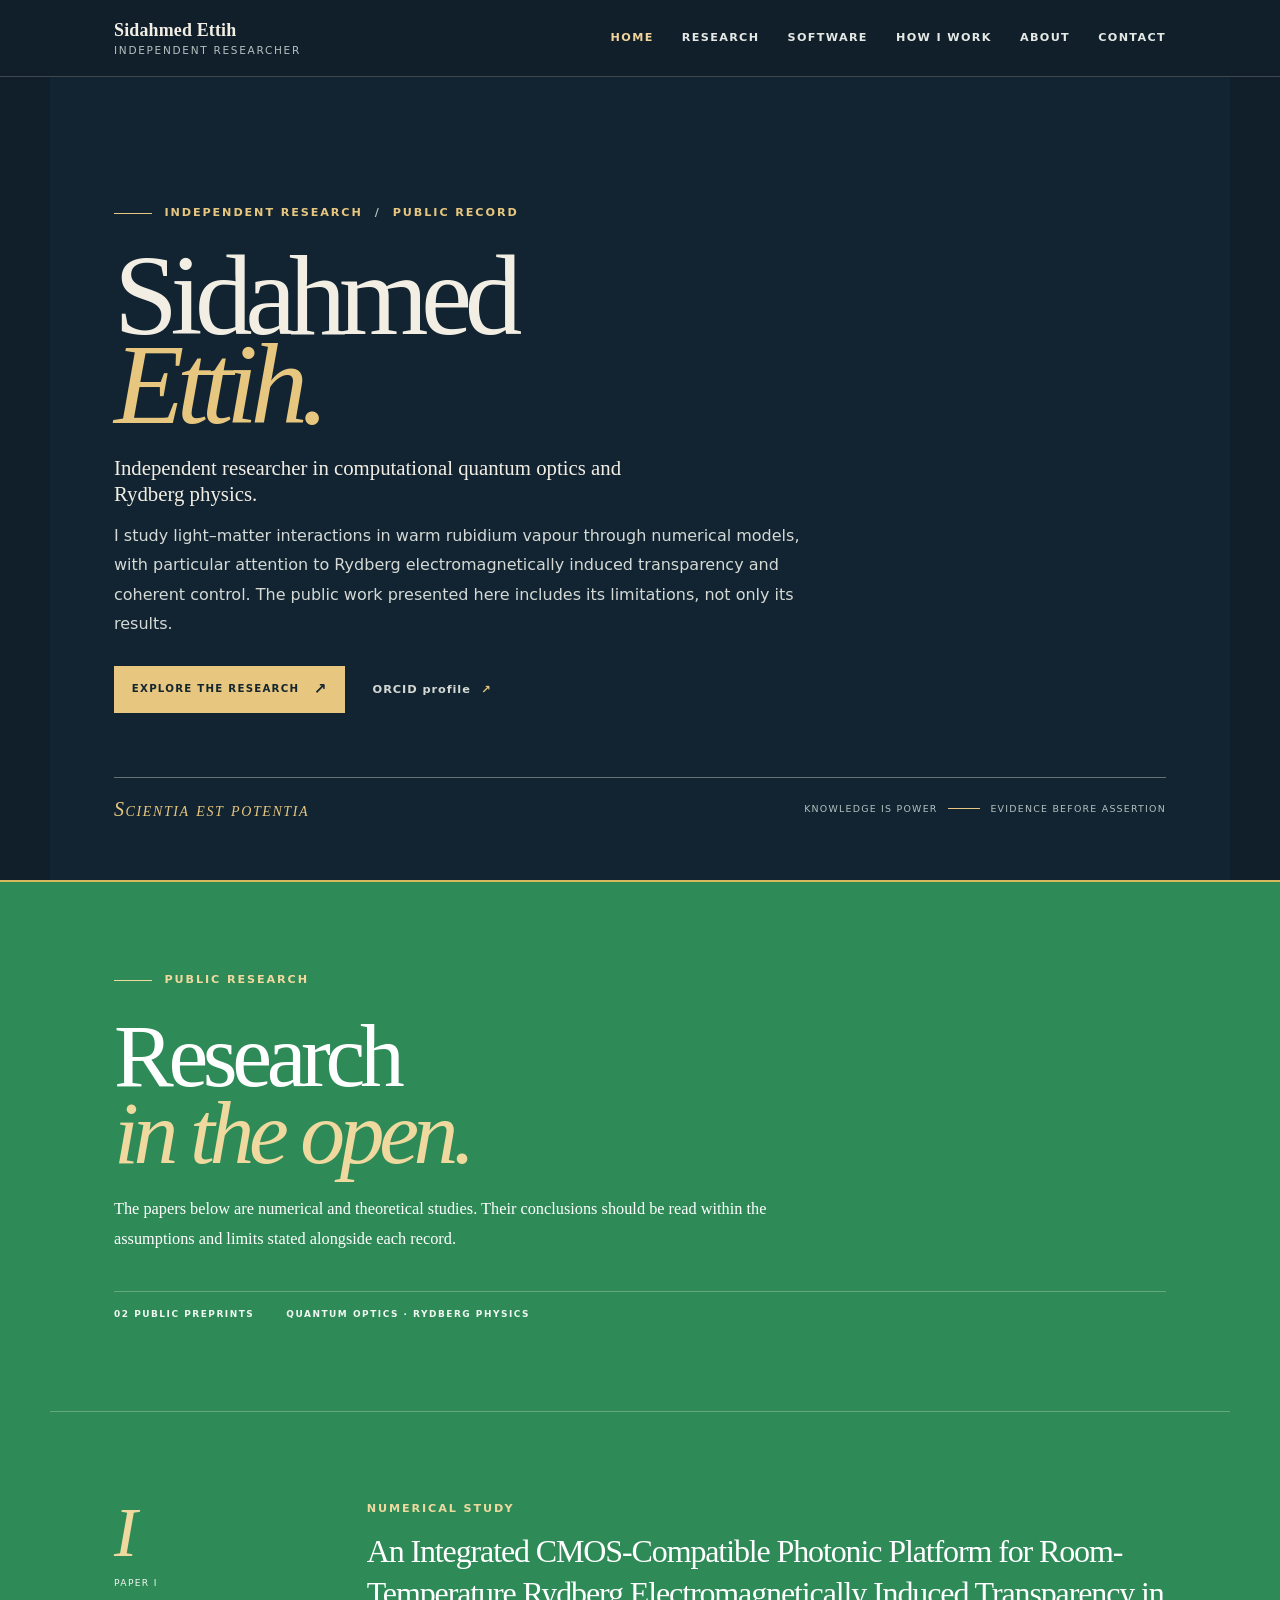
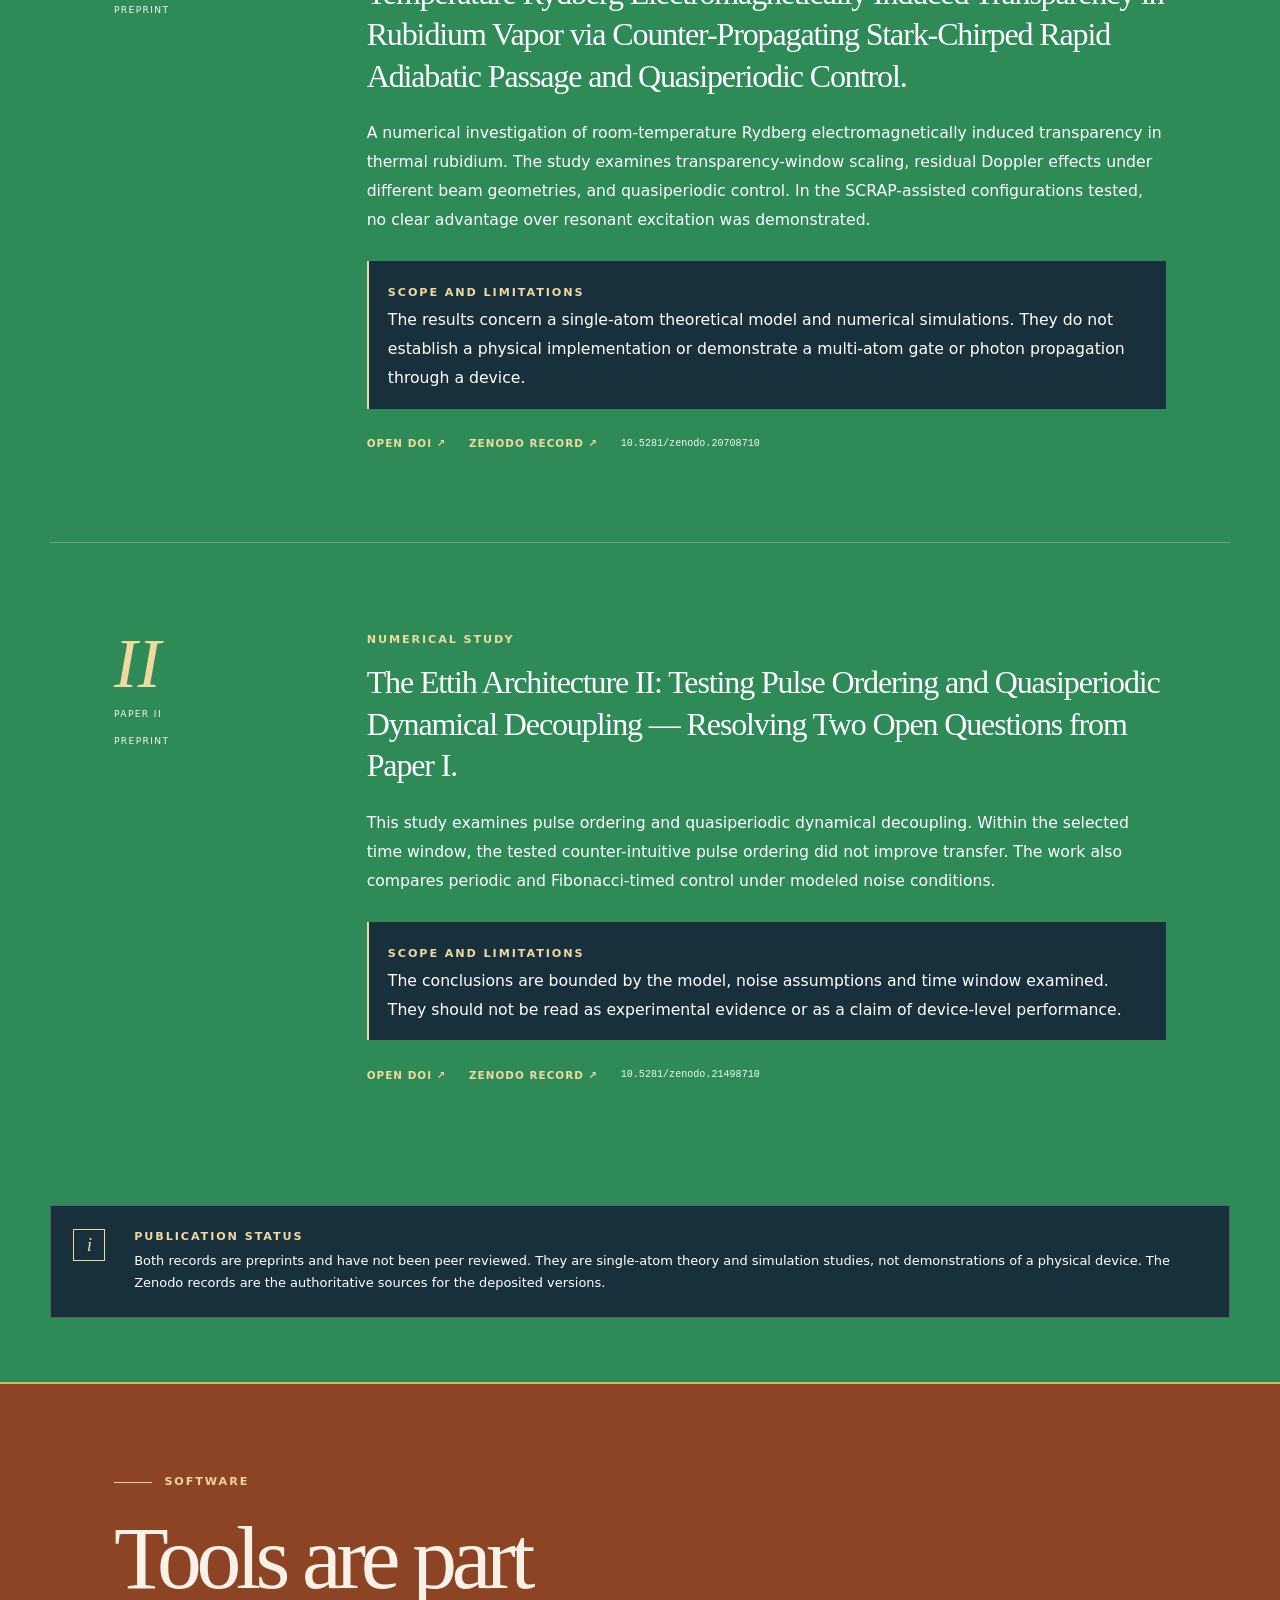
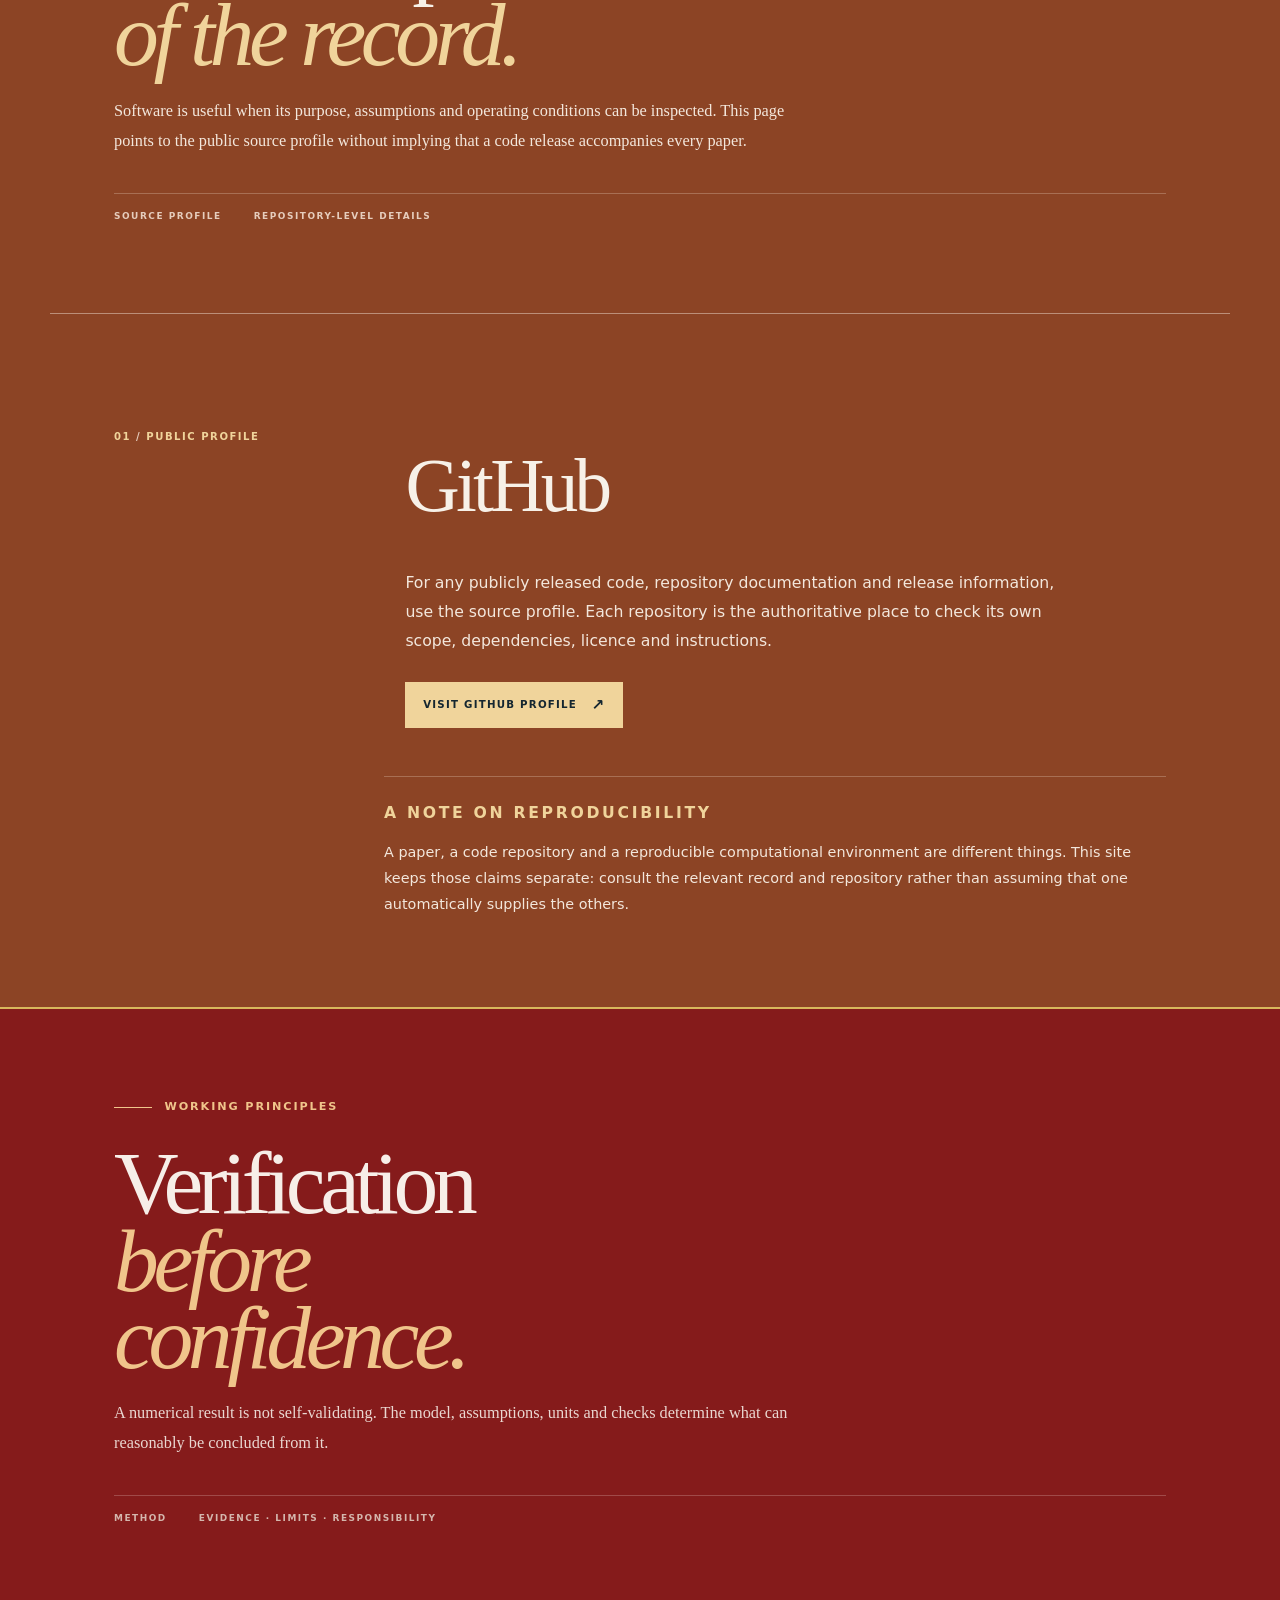
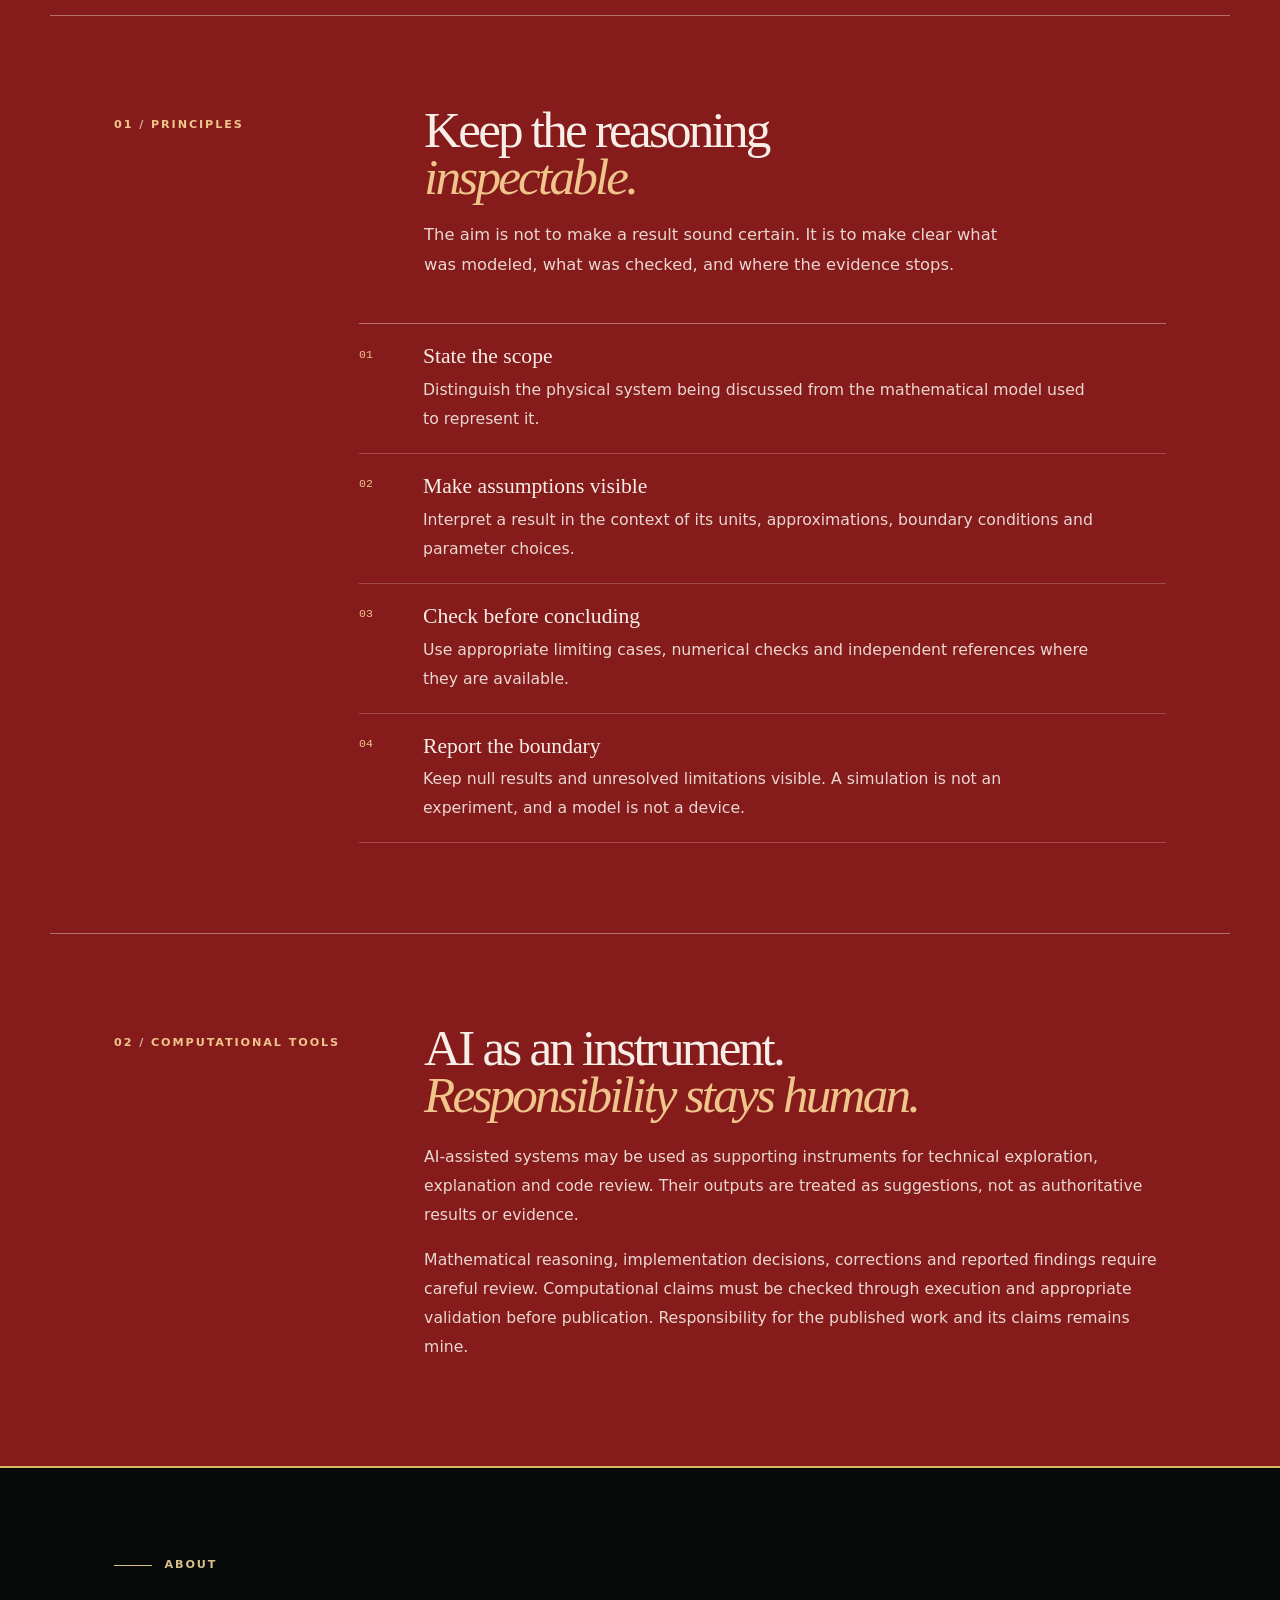
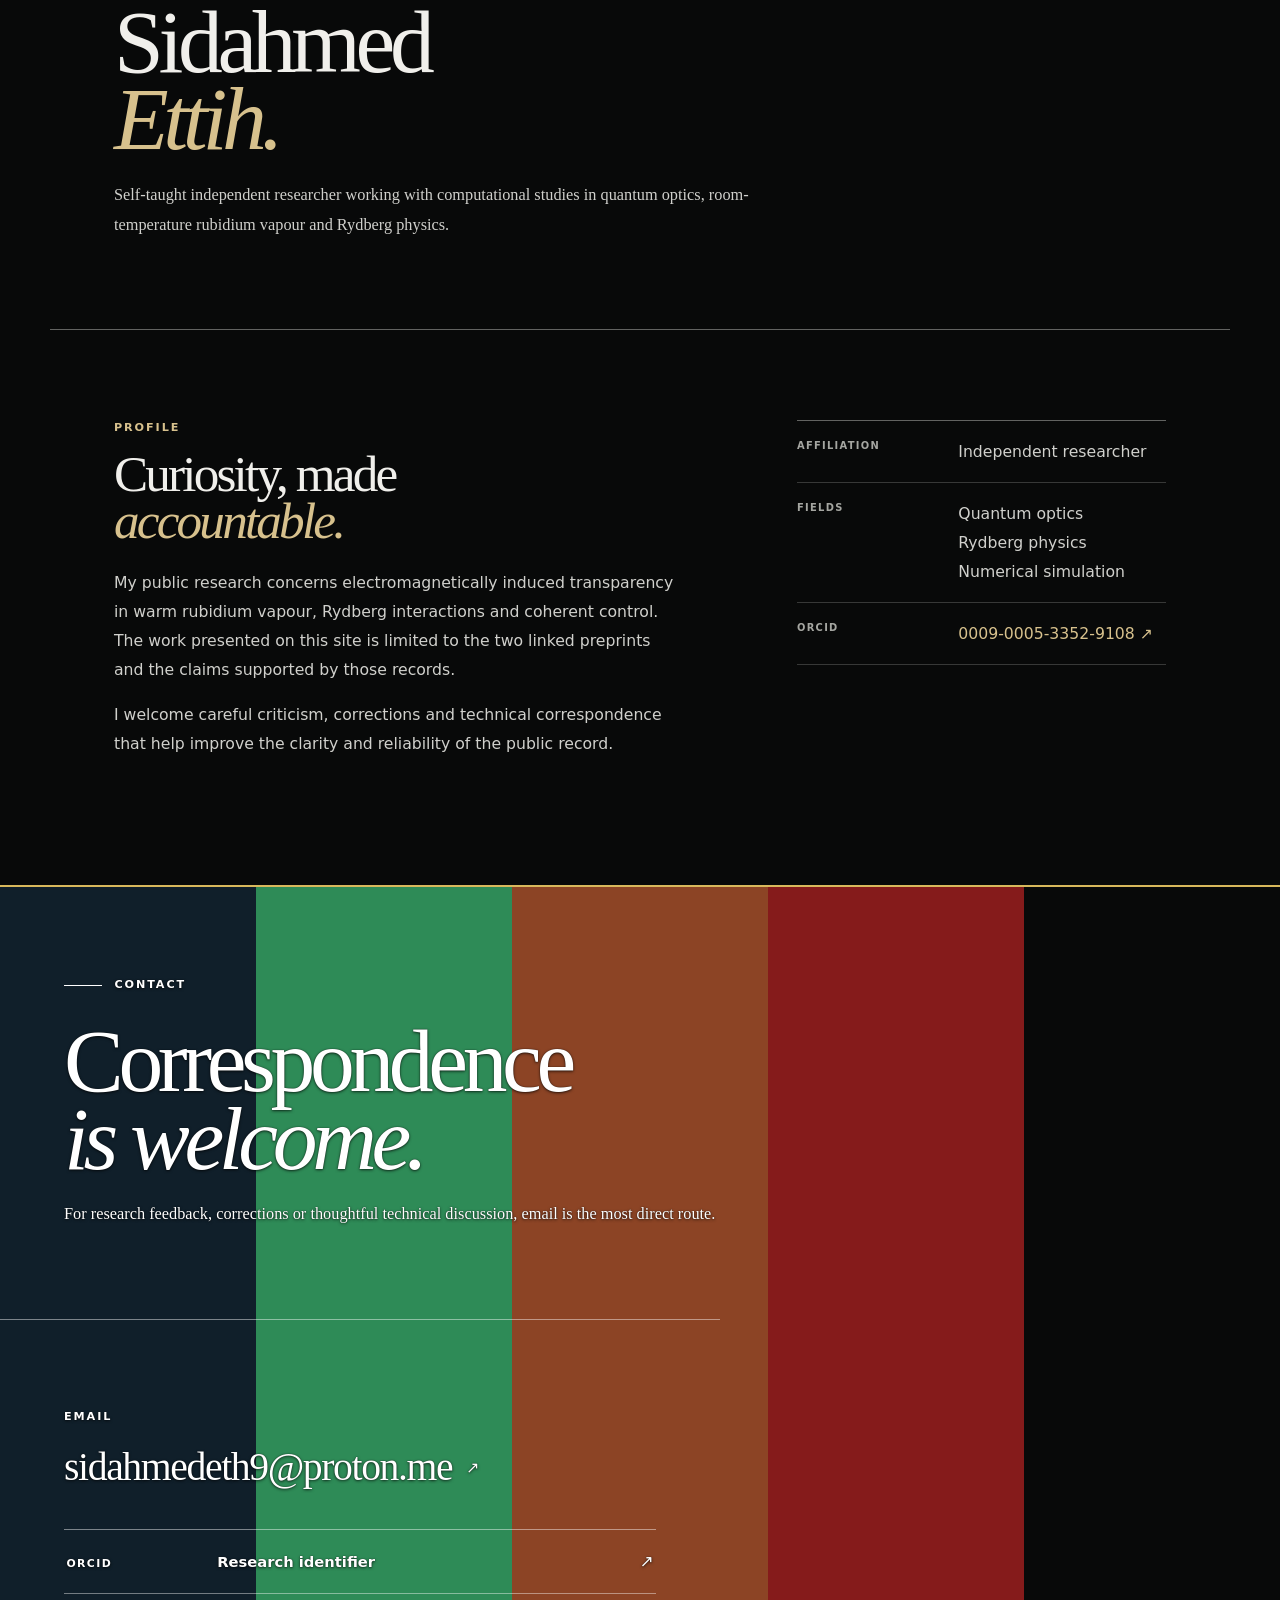
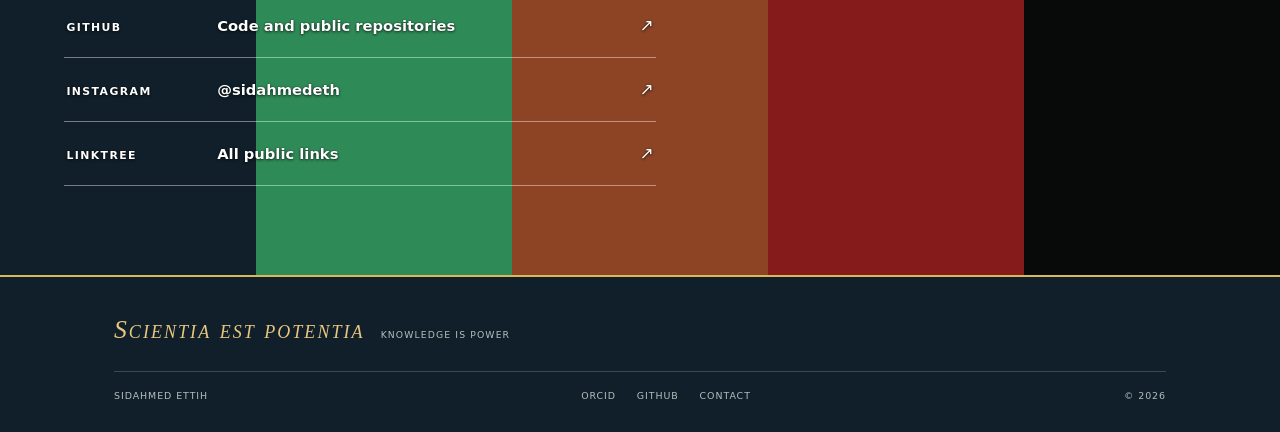
<file: index.html>
<!doctype html><html lang="en" data-theme="dark"><head><meta charset="utf-8"><meta name="viewport" content="width=device-width, initial-scale=1"><meta name="theme-color" content="#101f2a"><meta name="color-scheme" content="dark"><link rel="icon" href="assets/img/favicon.svg" type="image/svg+xml"><link rel="stylesheet" href="assets/css/style.css"><title>Sidahmed Ettih | Independent Researcher</title><meta name="description" content="Independent research in computational quantum optics, Rydberg physics and room-temperature atomic systems."></head><body><a class="skip-link" href="#main-content">Skip to content</a><header class="site-header">
  <div class="header-inner">
    <a class="wordmark" href="#home" aria-label="Sidahmed Ettih, home"><span class="wordmark-copy"><strong>Sidahmed Ettih</strong><small>Independent researcher</small></span></a>
    <button class="menu-toggle" type="button" aria-expanded="false" aria-controls="primary-nav" aria-label="Open navigation">
      <svg viewBox="0 0 24 24" aria-hidden="true"><path d="M4 7h16M4 12h16M4 17h16" /></svg>
    </button>
    <nav class="primary-nav" id="primary-nav" aria-label="Primary navigation">
<a href="#home" data-page="home">Home</a><a href="#research" data-page="research">Research</a><a href="#software" data-page="software">Software</a><a href="#method" data-page="method">How I work</a><a href="#about" data-page="about">About</a><a href="#contact" data-page="contact">Contact</a></nav>
  </div>
</header><main id="main-content"><section id="home" class="home-zone hero shell" aria-labelledby="hero-title">
  <div class="hero-main">
    <p class="eyebrow"><span class="eyebrow-rule"></span> Independent research <span class="eyebrow-separator">/</span> Public record</p>
    <h1 id="hero-title">Sidahmed<br><em>Ettih.</em></h1>
    <p class="hero-role">Independent researcher in computational quantum optics and Rydberg physics.</p>
    <p class="hero-description">I study light–matter interactions in warm rubidium vapour through numerical models, with particular attention to Rydberg electromagnetically induced transparency and coherent control. The public work presented here includes its limitations, not only its results.</p>
    <div class="hero-actions">
      <a class="button button-primary" href="#research">Explore the research <span class="arrow" aria-hidden="true">↗</span></a>
      <a class="text-action" href="https://orcid.org/0009-0005-3352-9108" target="_blank" rel="noopener noreferrer">ORCID profile <span aria-hidden="true">↗</span></a>
    </div>
  </div>
  <div class="hero-foot">
    <span class="latin-motto">Scientia est potentia</span>
    <span class="hero-foot-note">Knowledge is power <i></i> Evidence before assertion</span>
  </div>
</section><section id="research" class="research-zone"><section class="page-intro shell section-intro">
  <p class="eyebrow"><span class="eyebrow-rule"></span> Public research</p>
  <h1>Research<br><em>in the open.</em></h1>
  <p class="intro-lede">The papers below are numerical and theoretical studies. Their conclusions should be read within the assumptions and limits stated alongside each record.</p>
  <div class="intro-rule-meta"><span>02 public preprints</span><span>Quantum optics · Rydberg physics</span></div>
</section>

<section class="section shell section-bordered paper-section" id="paper-one">
  <div class="paper-index"><span>I</span><small>Paper I</small><small>Preprint</small></div>
  <article class="paper-content">
    <p class="micro-label">Numerical study</p>
    <h2>An Integrated CMOS-Compatible Photonic Platform for Room-Temperature Rydberg Electromagnetically Induced Transparency in Rubidium Vapor via Counter-Propagating Stark-Chirped Rapid Adiabatic Passage and Quasiperiodic Control.</h2>
    <p class="paper-summary">A numerical investigation of room-temperature Rydberg electromagnetically induced transparency in thermal rubidium. The study examines transparency-window scaling, residual Doppler effects under different beam geometries, and quasiperiodic control. In the SCRAP-assisted configurations tested, no clear advantage over resonant excitation was demonstrated.</p>
    <div class="scope-block"><span class="micro-label">Scope and limitations</span><p>The results concern a single-atom theoretical model and numerical simulations. They do not establish a physical implementation or demonstrate a multi-atom gate or photon propagation through a device.</p></div>
    <div class="paper-links"><a href="https://doi.org/10.5281/zenodo.20708710" target="_blank" rel="noopener noreferrer">Open DOI <span aria-hidden="true">↗</span></a><a href="https://zenodo.org/records/20708710" target="_blank" rel="noopener noreferrer">Zenodo record <span aria-hidden="true">↗</span></a><span class="doi-label">10.5281/zenodo.20708710</span></div>
  </article>
</section>

<section class="section shell section-bordered paper-section" id="paper-two">
  <div class="paper-index"><span>II</span><small>Paper II</small><small>Preprint</small></div>
  <article class="paper-content">
    <p class="micro-label">Numerical study</p>
    <h2>The Ettih Architecture II: Testing Pulse Ordering and Quasiperiodic Dynamical Decoupling — Resolving Two Open Questions from Paper I.</h2>
    <p class="paper-summary">This study examines pulse ordering and quasiperiodic dynamical decoupling. Within the selected time window, the tested counter-intuitive pulse ordering did not improve transfer. The work also compares periodic and Fibonacci-timed control under modeled noise conditions.</p>
    <div class="scope-block"><span class="micro-label">Scope and limitations</span><p>The conclusions are bounded by the model, noise assumptions and time window examined. They should not be read as experimental evidence or as a claim of device-level performance.</p></div>
    <div class="paper-links"><a href="https://doi.org/10.5281/zenodo.21498710" target="_blank" rel="noopener noreferrer">Open DOI <span aria-hidden="true">↗</span></a><a href="https://zenodo.org/records/21498710" target="_blank" rel="noopener noreferrer">Zenodo record <span aria-hidden="true">↗</span></a><span class="doi-label">10.5281/zenodo.21498710</span></div>
  </article>
</section>

<section class="integrity-panel shell" aria-label="Publication status">
  <div class="integrity-symbol" aria-hidden="true">i</div>
  <div><p class="micro-label">Publication status</p><p>Both records are preprints and have not been peer reviewed. They are single-atom theory and simulation studies, not demonstrations of a physical device. The Zenodo records are the authoritative sources for the deposited versions.</p></div>
</section>
</section><section id="software" class="software-zone"><section class="page-intro shell section-intro">
  <p class="eyebrow"><span class="eyebrow-rule"></span> Software</p>
  <h1>Tools are part<br><em>of the record.</em></h1>
  <p class="intro-lede">Software is useful when its purpose, assumptions and operating conditions can be inspected. This page points to the public source profile without implying that a code release accompanies every paper.</p>
  <div class="intro-rule-meta"><span>Source profile</span><span>Repository-level details</span></div>
</section>
<section class="section shell section-bordered software-main">
  <div class="software-card">
    <div class="software-card-index">01 <span>/</span> Public profile</div>
    <div class="software-card-body">
      <h2>GitHub</h2>
      <p>For any publicly released code, repository documentation and release information, use the source profile. Each repository is the authoritative place to check its own scope, dependencies, licence and instructions.</p>
      <a class="button button-primary" href="https://github.com/sid-eth9" target="_blank" rel="noopener noreferrer">Visit GitHub profile <span class="arrow" aria-hidden="true">↗</span></a>
    </div>
  </div>
  <div class="software-note"><p class="micro-label">A note on reproducibility</p><p>A paper, a code repository and a reproducible computational environment are different things. This site keeps those claims separate: consult the relevant record and repository rather than assuming that one automatically supplies the others.</p></div>
</section>
</section><section id="method" class="method-zone"><section class="page-intro shell section-intro">
  <p class="eyebrow"><span class="eyebrow-rule"></span> Working principles</p>
  <h1>Verification<br><em>before confidence.</em></h1>
  <p class="intro-lede">A numerical result is not self-validating. The model, assumptions, units and checks determine what can reasonably be concluded from it.</p>
  <div class="intro-rule-meta"><span>Method</span><span>Evidence · limits · responsibility</span></div>
</section>
<section class="section shell section-bordered principles-section">
  <div class="section-heading">
    <p class="section-index">01 <span>/</span> Principles</p>
    <div class="section-heading-main"><h2>Keep the reasoning<br><em>inspectable.</em></h2><p class="section-lede">The aim is not to make a result sound certain. It is to make clear what was modeled, what was checked, and where the evidence stops.</p></div>
  </div>
  <div class="principle-list">
    <article><span>01</span><div><h3>State the scope</h3><p>Distinguish the physical system being discussed from the mathematical model used to represent it.</p></div></article>
    <article><span>02</span><div><h3>Make assumptions visible</h3><p>Interpret a result in the context of its units, approximations, boundary conditions and parameter choices.</p></div></article>
    <article><span>03</span><div><h3>Check before concluding</h3><p>Use appropriate limiting cases, numerical checks and independent references where they are available.</p></div></article>
    <article><span>04</span><div><h3>Report the boundary</h3><p>Keep null results and unresolved limitations visible. A simulation is not an experiment, and a model is not a device.</p></div></article>
  </div>
</section>
<section class="section shell section-bordered ai-section">
  <p class="section-index">02 <span>/</span> Computational tools</p>
  <div class="ai-copy"><h2>AI as an instrument.<br><em>Responsibility stays human.</em></h2>
    <p>AI-assisted systems may be used as supporting instruments for technical exploration, explanation and code review. Their outputs are treated as suggestions, not as authoritative results or evidence.</p>
    <p>Mathematical reasoning, implementation decisions, corrections and reported findings require careful review. Computational claims must be checked through execution and appropriate validation before publication. Responsibility for the published work and its claims remains mine.</p>
  </div>
</section>
</section><section id="about" class="about-zone"><section class="page-intro shell section-intro">
  <p class="eyebrow"><span class="eyebrow-rule"></span> About</p>
  <h1>Sidahmed<br><em>Ettih.</em></h1>
  <p class="intro-lede">Self-taught independent researcher working with computational studies in quantum optics, room-temperature rubidium vapour and Rydberg physics.</p>
</section>
<section class="section shell section-bordered about-section">
  <div class="about-copy"><p class="micro-label">Profile</p><h2>Curiosity, made<br><em>accountable.</em></h2><p>My public research concerns electromagnetically induced transparency in warm rubidium vapour, Rydberg interactions and coherent control. The work presented on this site is limited to the two linked preprints and the claims supported by those records.</p><p>I welcome careful criticism, corrections and technical correspondence that help improve the clarity and reliability of the public record.</p></div>
  <dl class="profile-details">
    <div><dt>Affiliation</dt><dd>Independent researcher</dd></div>
    <div><dt>Fields</dt><dd>Quantum optics<br>Rydberg physics<br>Numerical simulation</dd></div>
    <div><dt>ORCID</dt><dd><a href="https://orcid.org/0009-0005-3352-9108" target="_blank" rel="noopener noreferrer">0009-0005-3352-9108 <span aria-hidden="true">↗</span></a></dd></div>
  </dl>
</section>
</section><section id="contact" class="contact-zone">
<section class="page-intro shell">
  <p class="eyebrow"><span class="eyebrow-rule"></span> Contact</p>
  <h1>Correspondence<br><em>is welcome.</em></h1>
  <p class="intro-lede">For research feedback, corrections or thoughtful technical discussion, email is the most direct route.</p>
</section>
<section class="section shell section-bordered contact-section">
  <p class="micro-label">Email</p>
  <a class="contact-email" href="mailto:sidahmedeth9@proton.me">sidahmedeth9@proton.me <span aria-hidden="true">↗</span></a>
  <div class="contact-grid">
    <a href="https://orcid.org/0009-0005-3352-9108" target="_blank" rel="noopener noreferrer"><span>ORCID</span><strong>Research identifier</strong><span aria-hidden="true">↗</span></a>
    <a href="https://github.com/sid-eth9" target="_blank" rel="noopener noreferrer"><span>GitHub</span><strong>Code and public repositories</strong><span aria-hidden="true">↗</span></a>
    <a href="https://www.instagram.com/sidahmedeth/" target="_blank" rel="noopener noreferrer"><span>Instagram</span><strong>@sidahmedeth</strong><span aria-hidden="true">↗</span></a>
    <a href="https://linktr.ee/sidahmedeth9" target="_blank" rel="noopener noreferrer"><span>Linktree</span><strong>All public links</strong><span aria-hidden="true">↗</span></a>
  </div>
</section>
</section></main><footer class="site-footer"><div class="footer-top"><a class="footer-motto" href="#home">Scientia est potentia</a><span class="footer-note">Knowledge is power</span></div><div class="footer-bottom"><span>Sidahmed Ettih</span><span class="footer-links"><a href="https://orcid.org/0009-0005-3352-9108" target="_blank" rel="noopener noreferrer">ORCID</a><a href="https://github.com/sid-eth9" target="_blank" rel="noopener noreferrer">GitHub</a><a href="#contact">Contact</a></span><span>© <span data-year>2026</span></span></div></footer><script src="assets/js/site.js" defer></script></body></html>
</file>
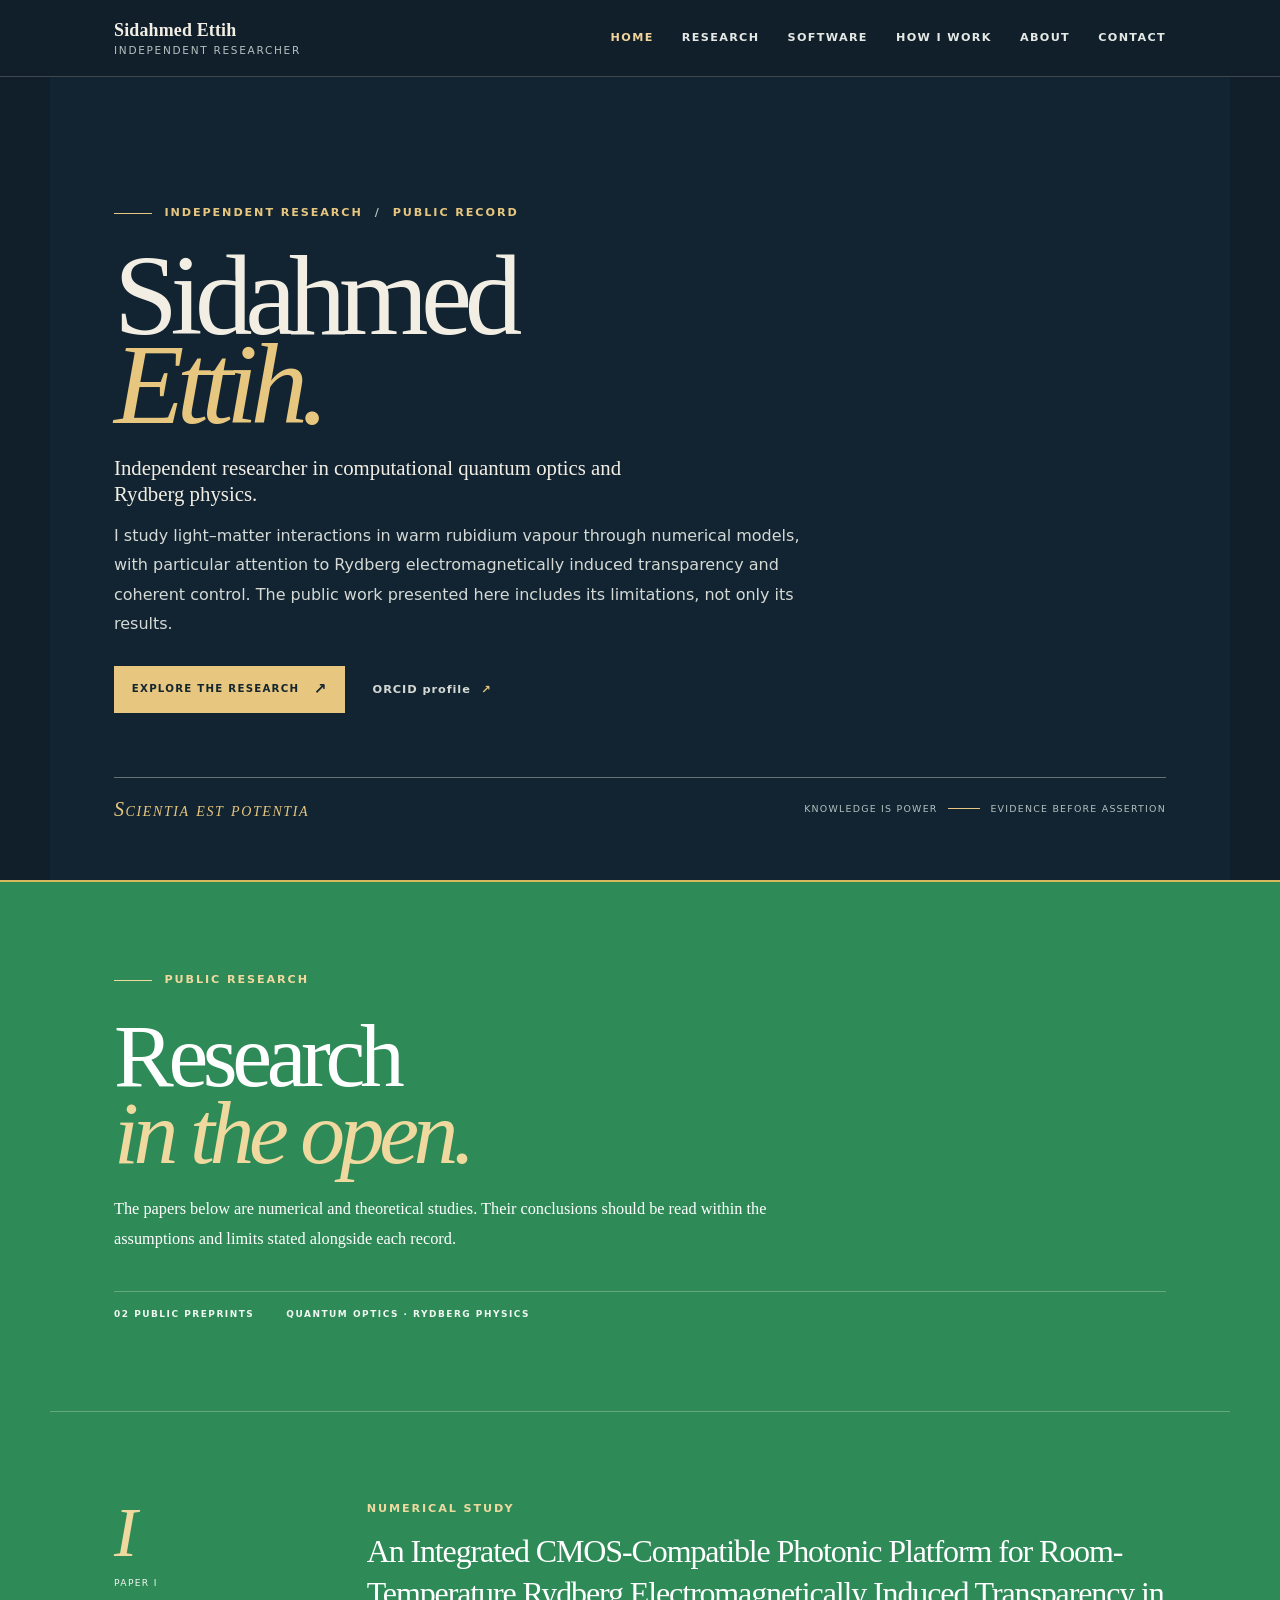
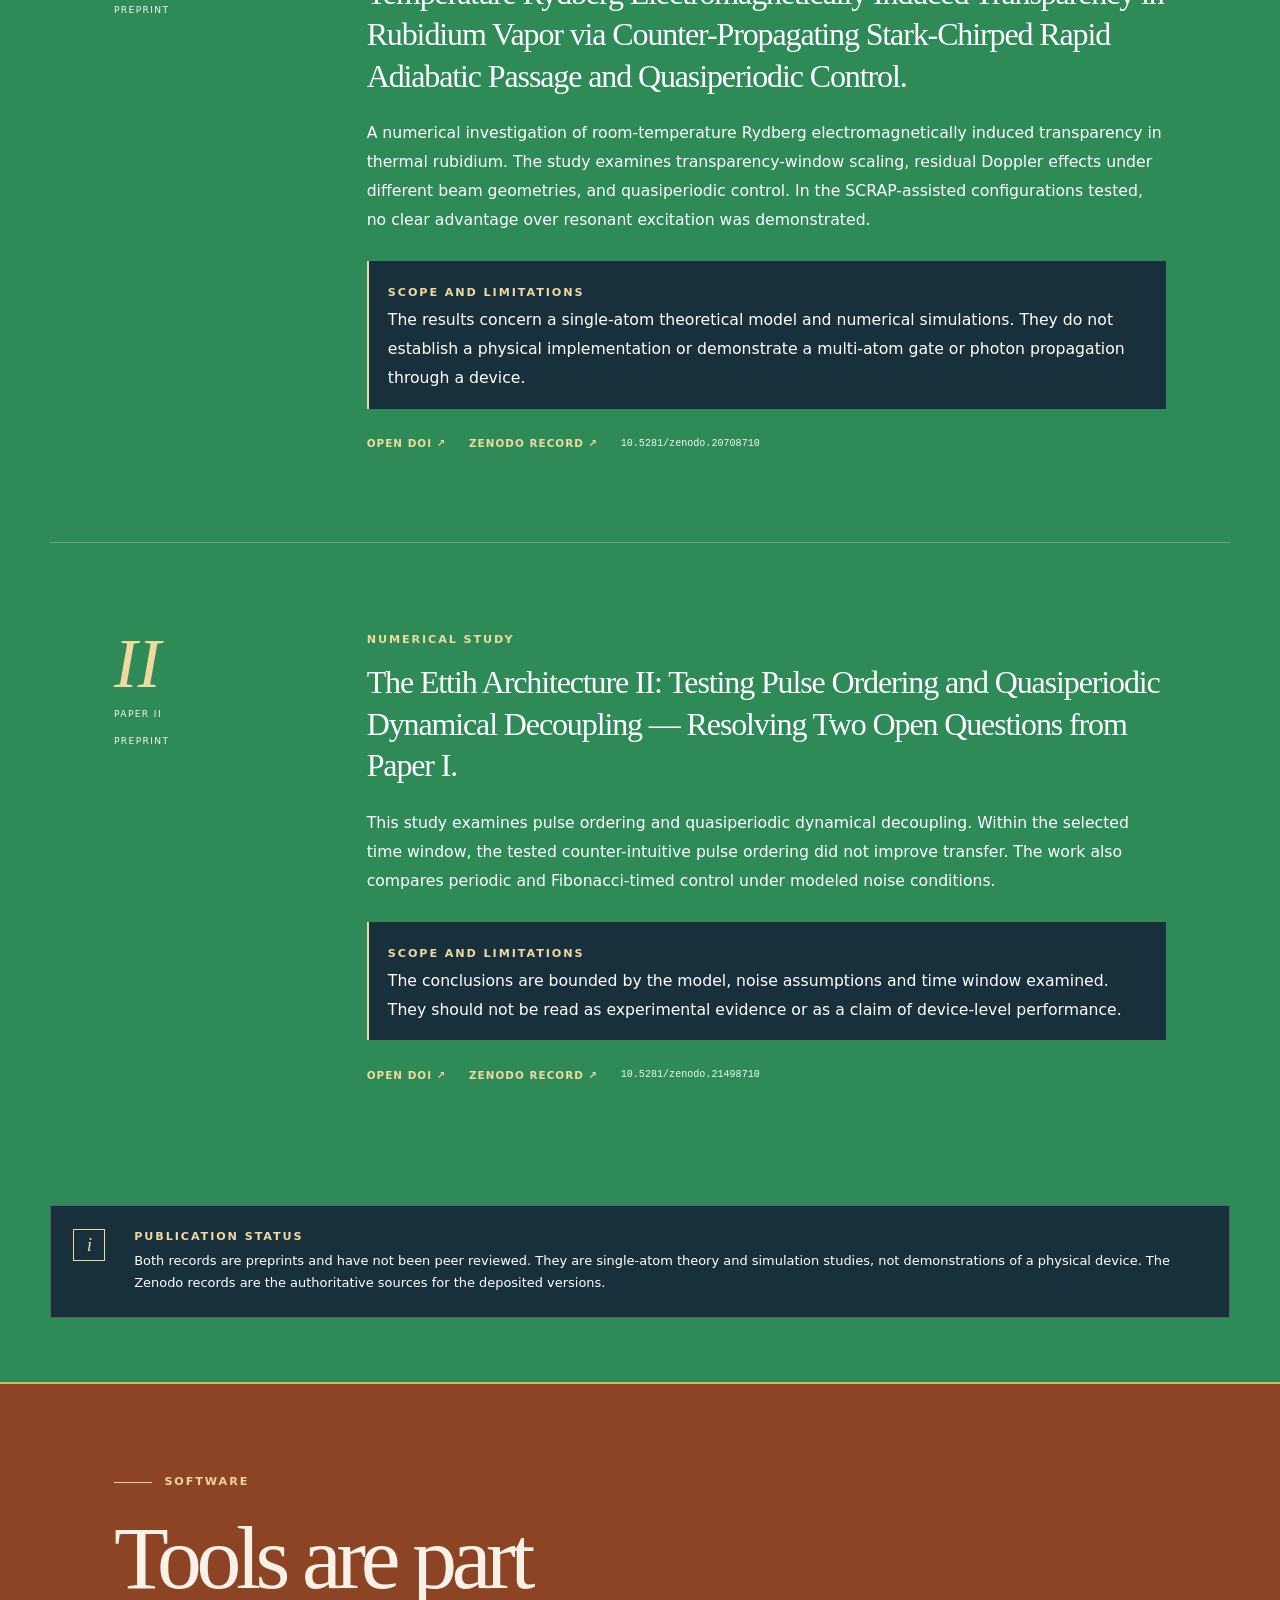
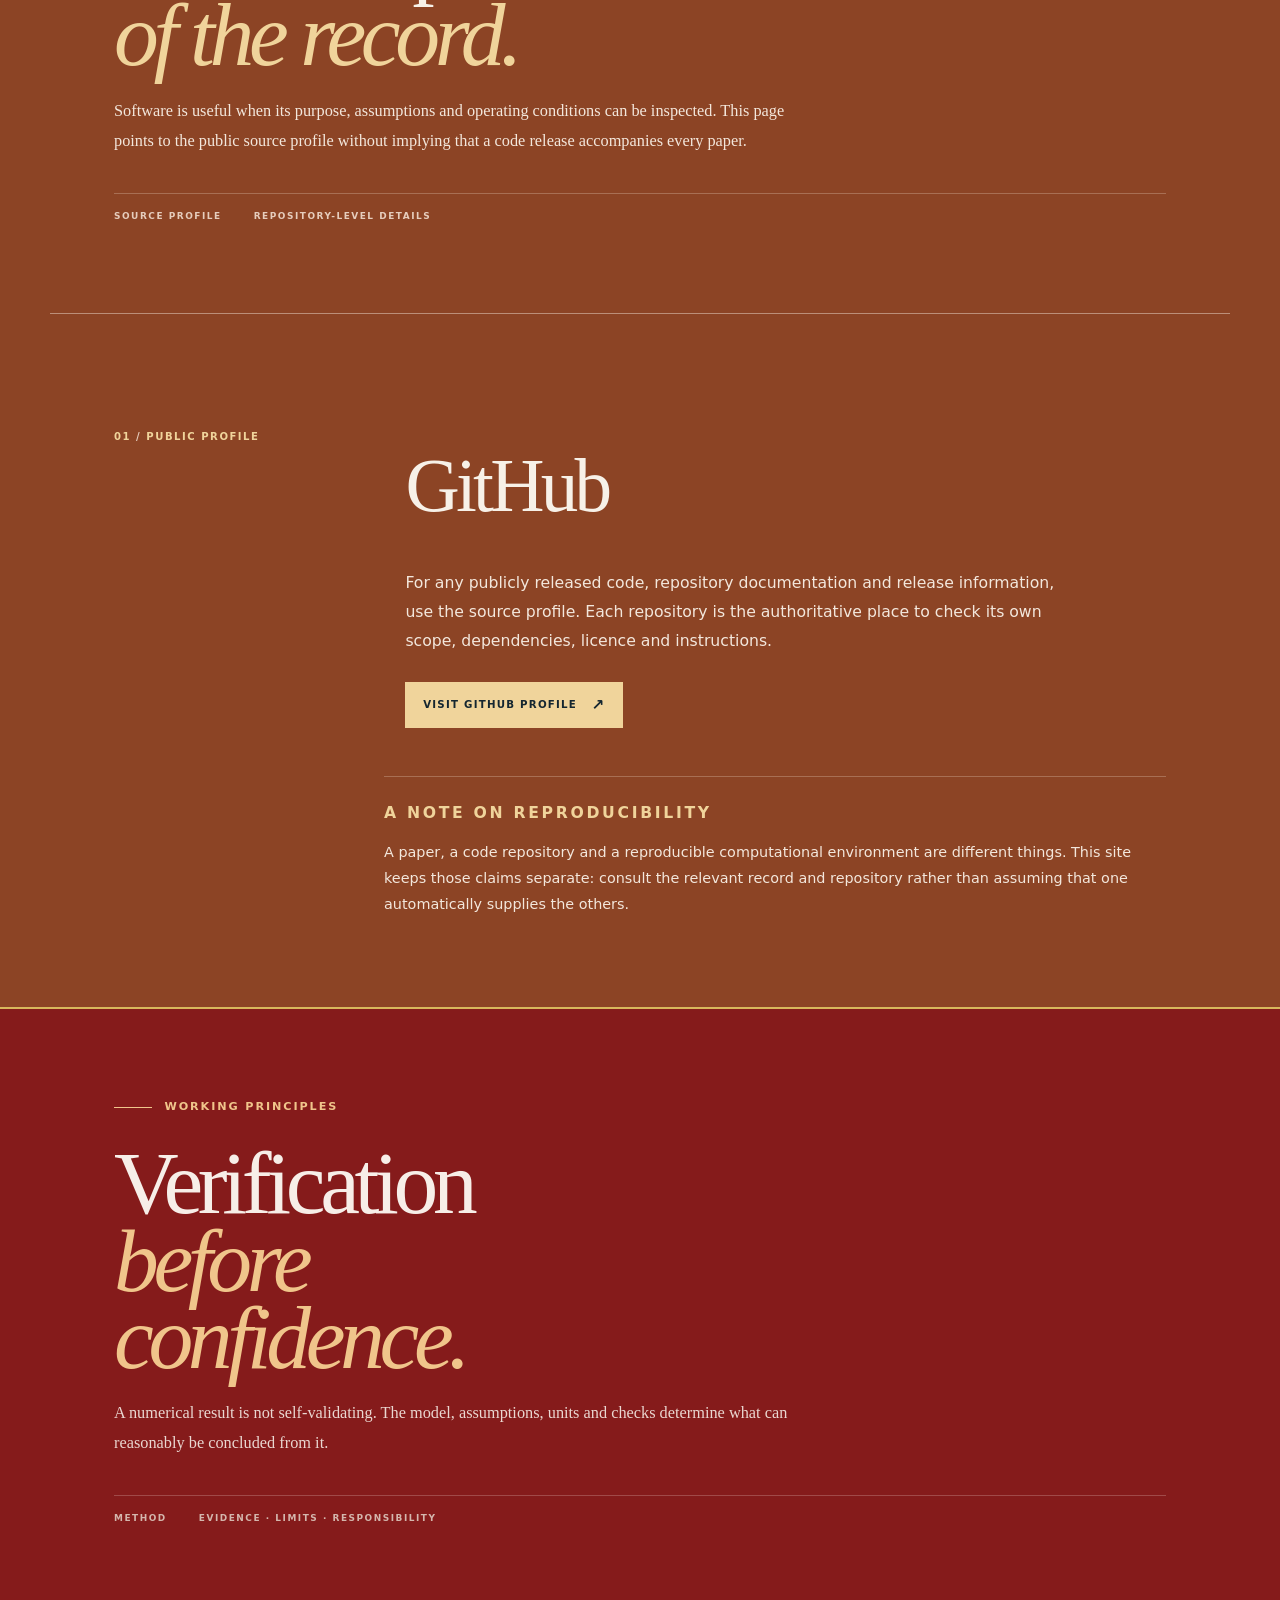
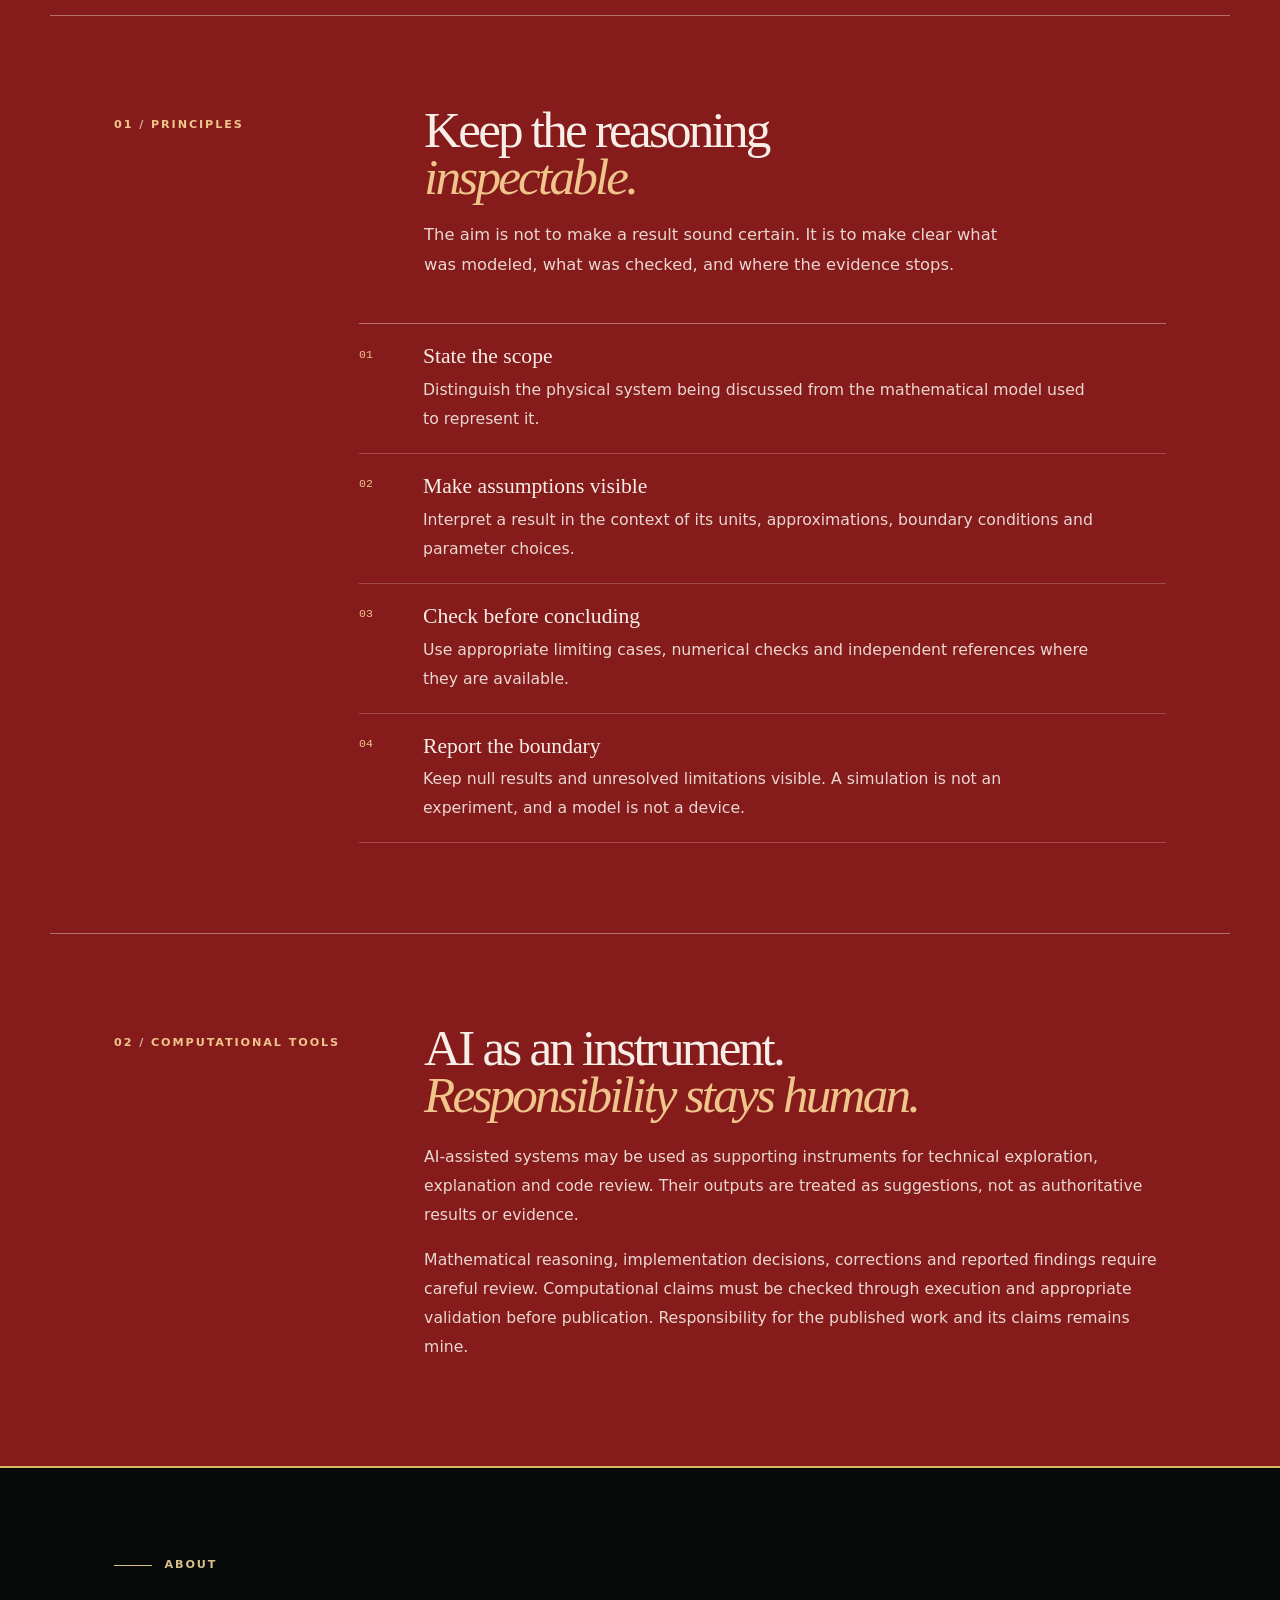
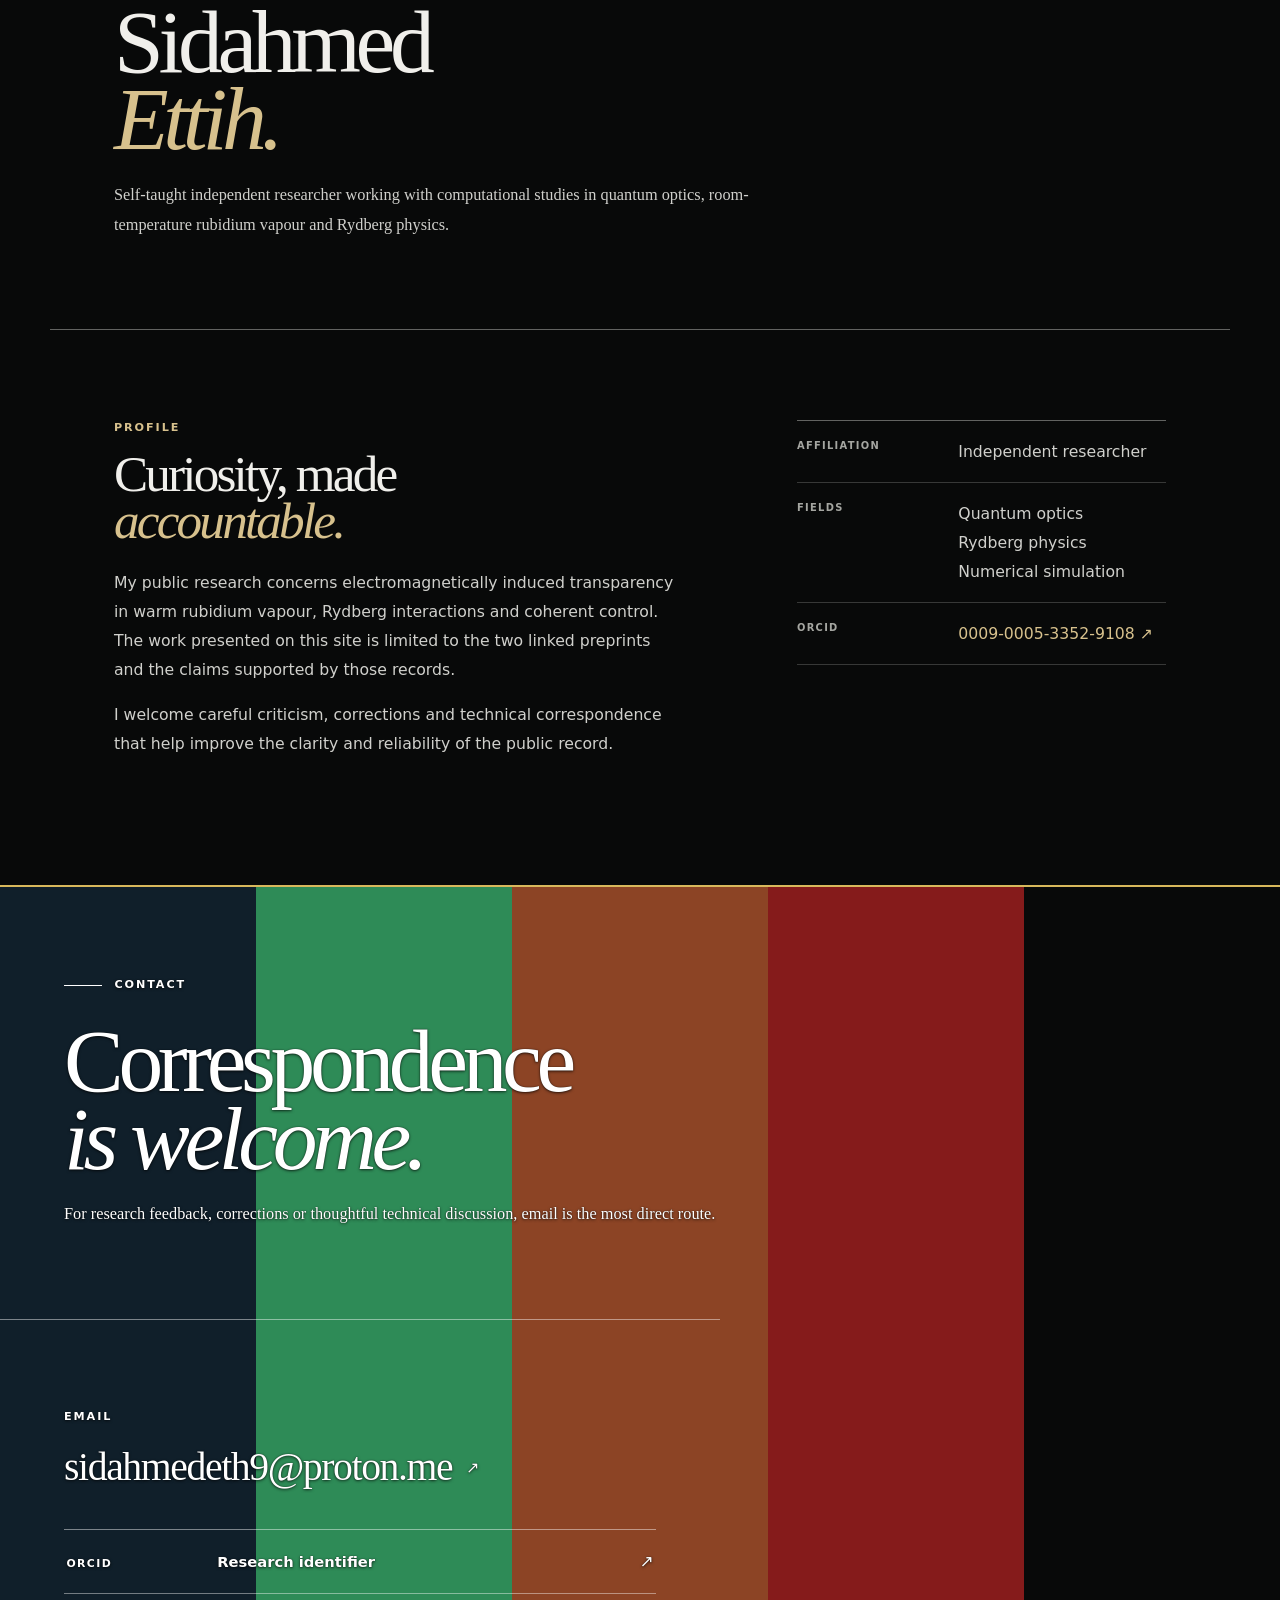
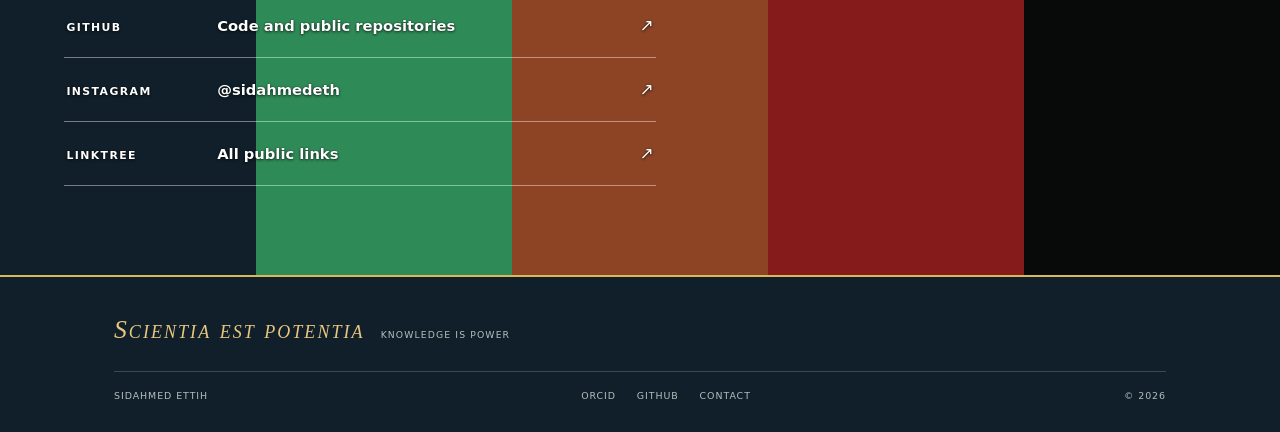
<file: about.html>
<!doctype html><html lang="en"><head><meta charset="utf-8"><meta http-equiv="refresh" content="0; url=index.html#about"><title>Redirecting</title></head><body><a href="index.html#about">Continue to about</a></body></html>
</file>
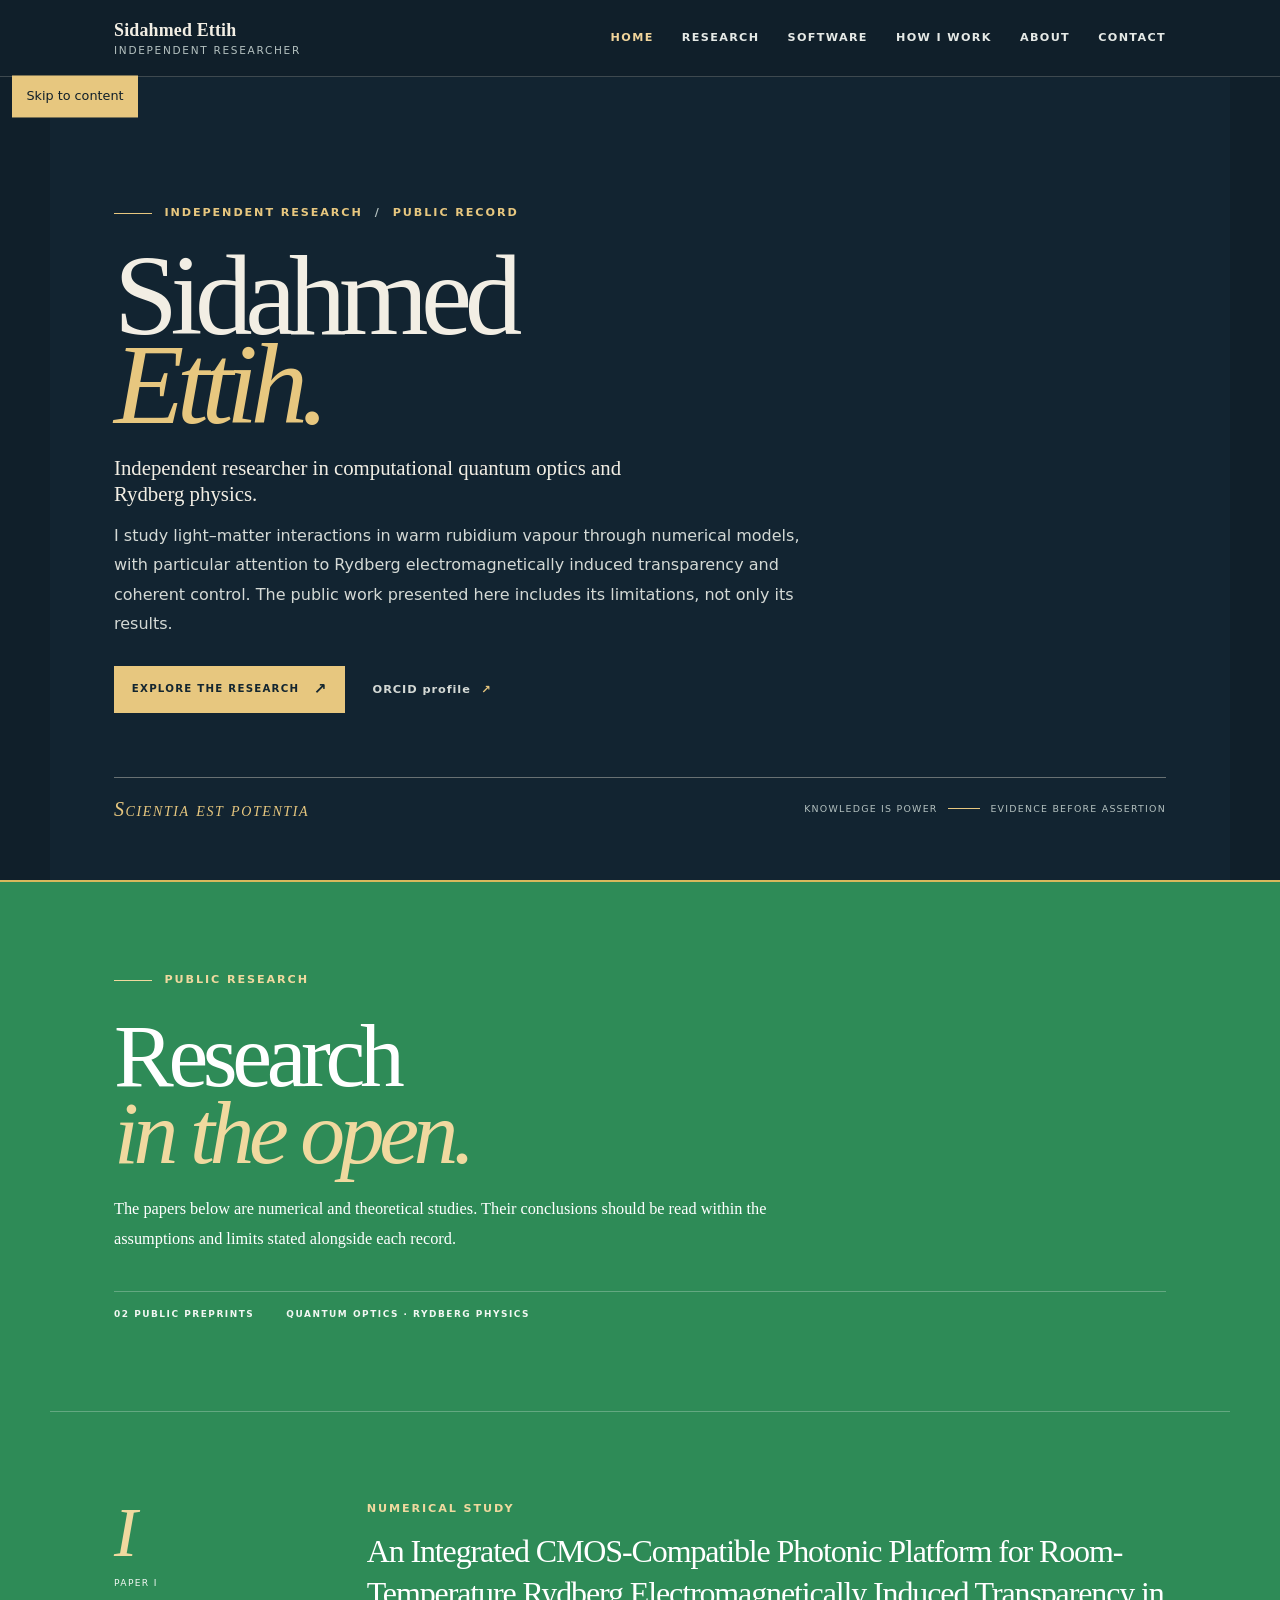
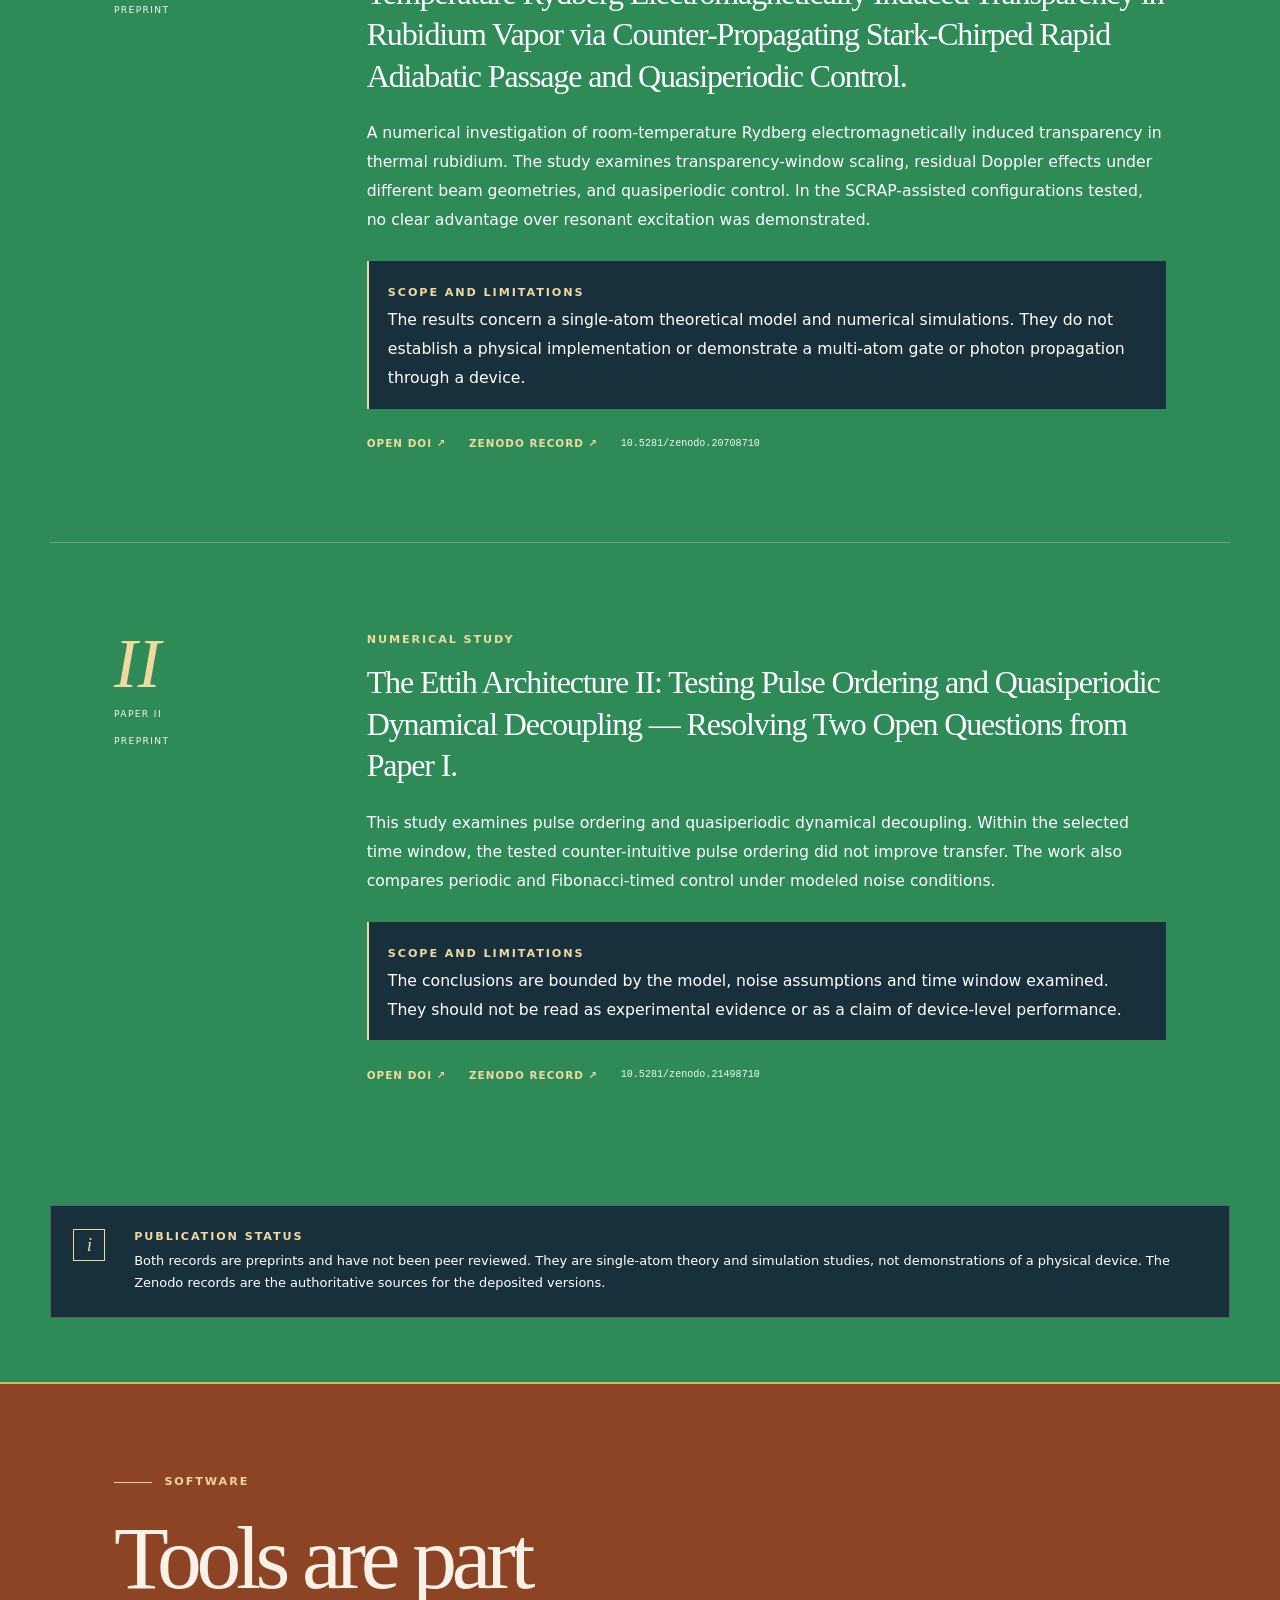
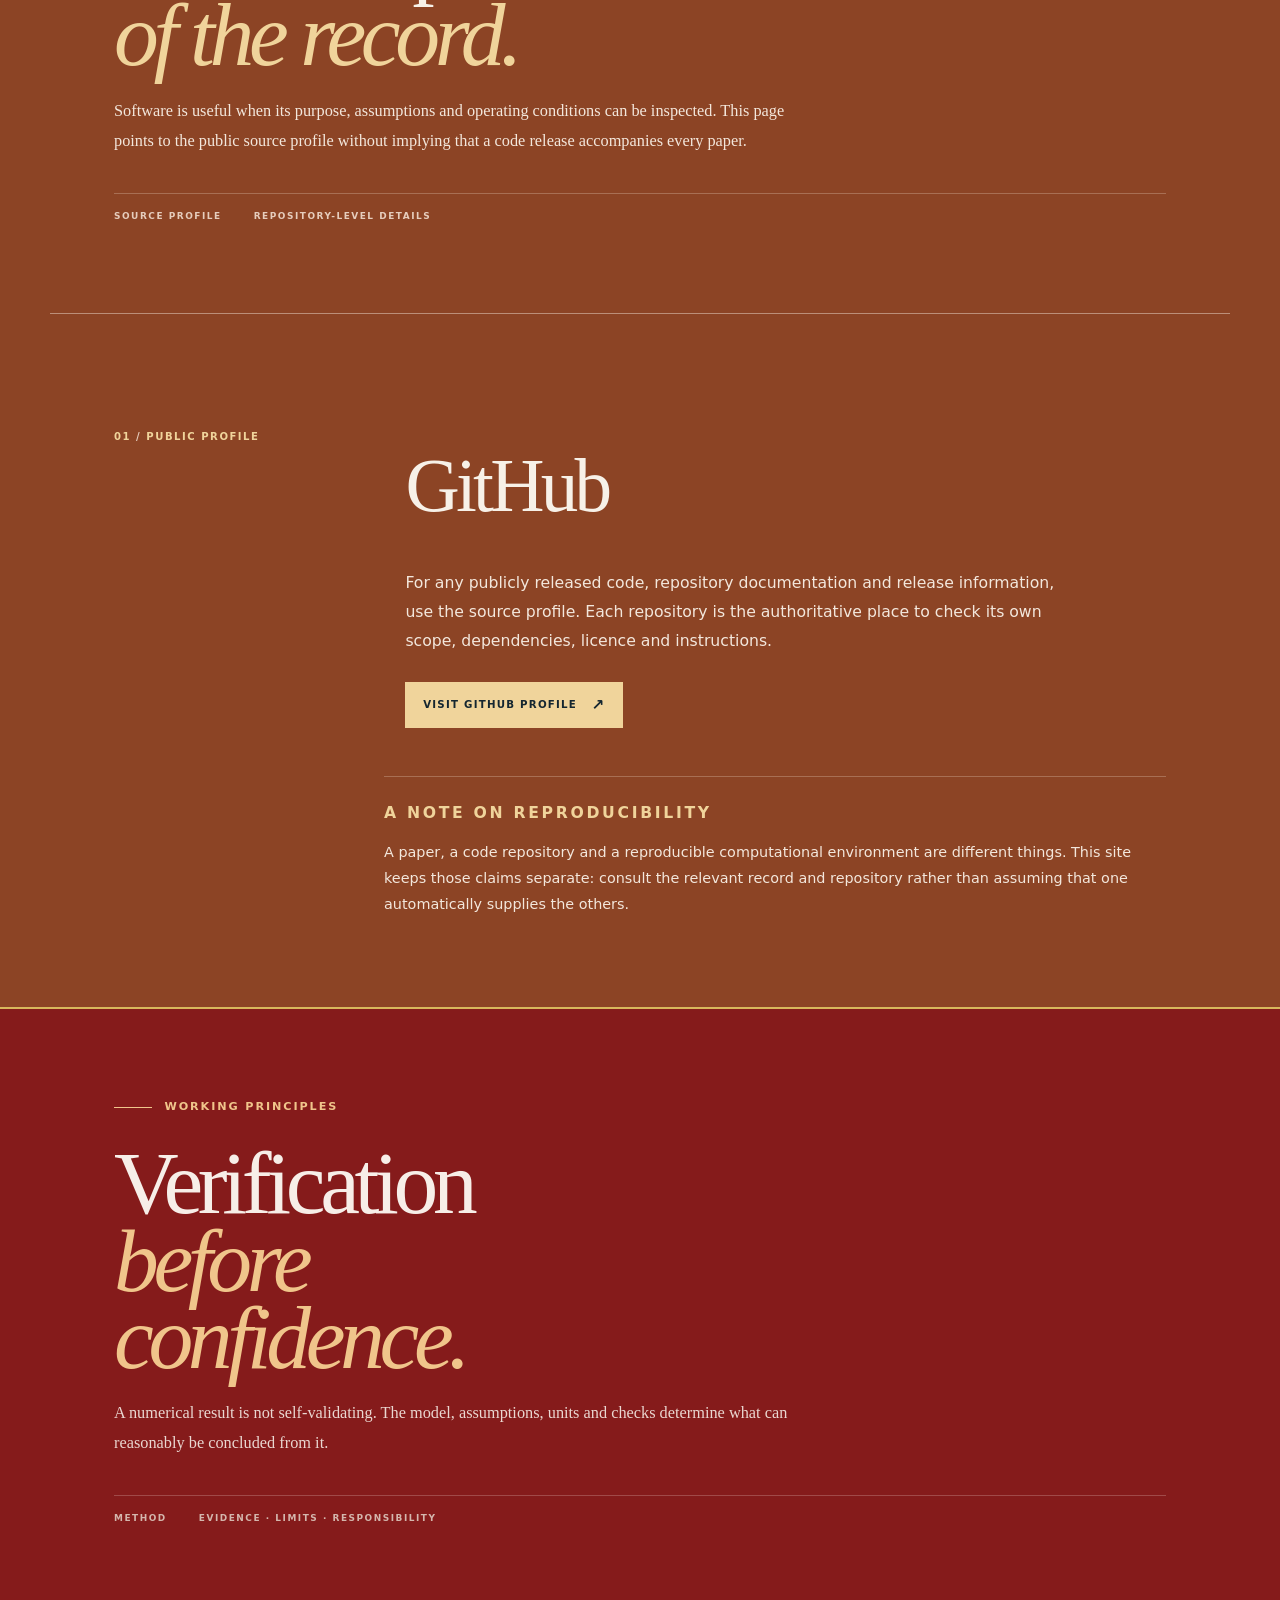
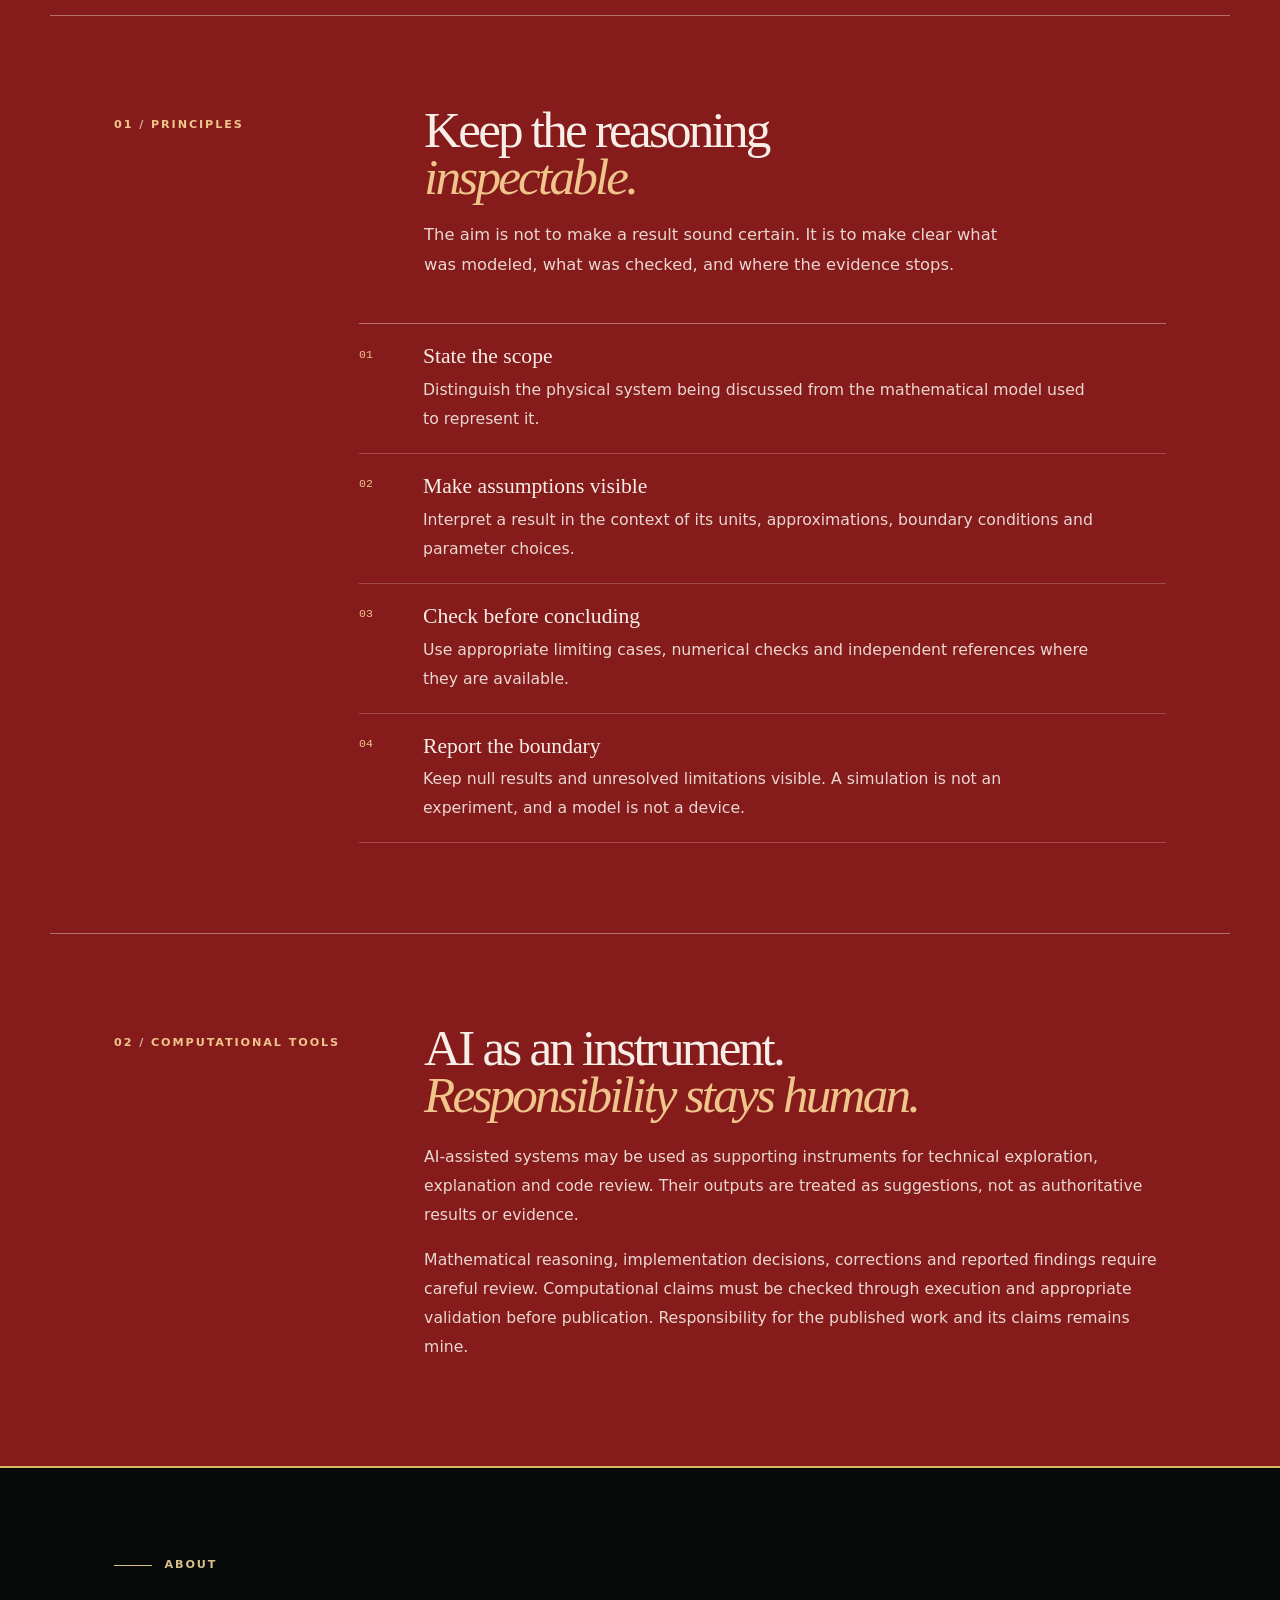
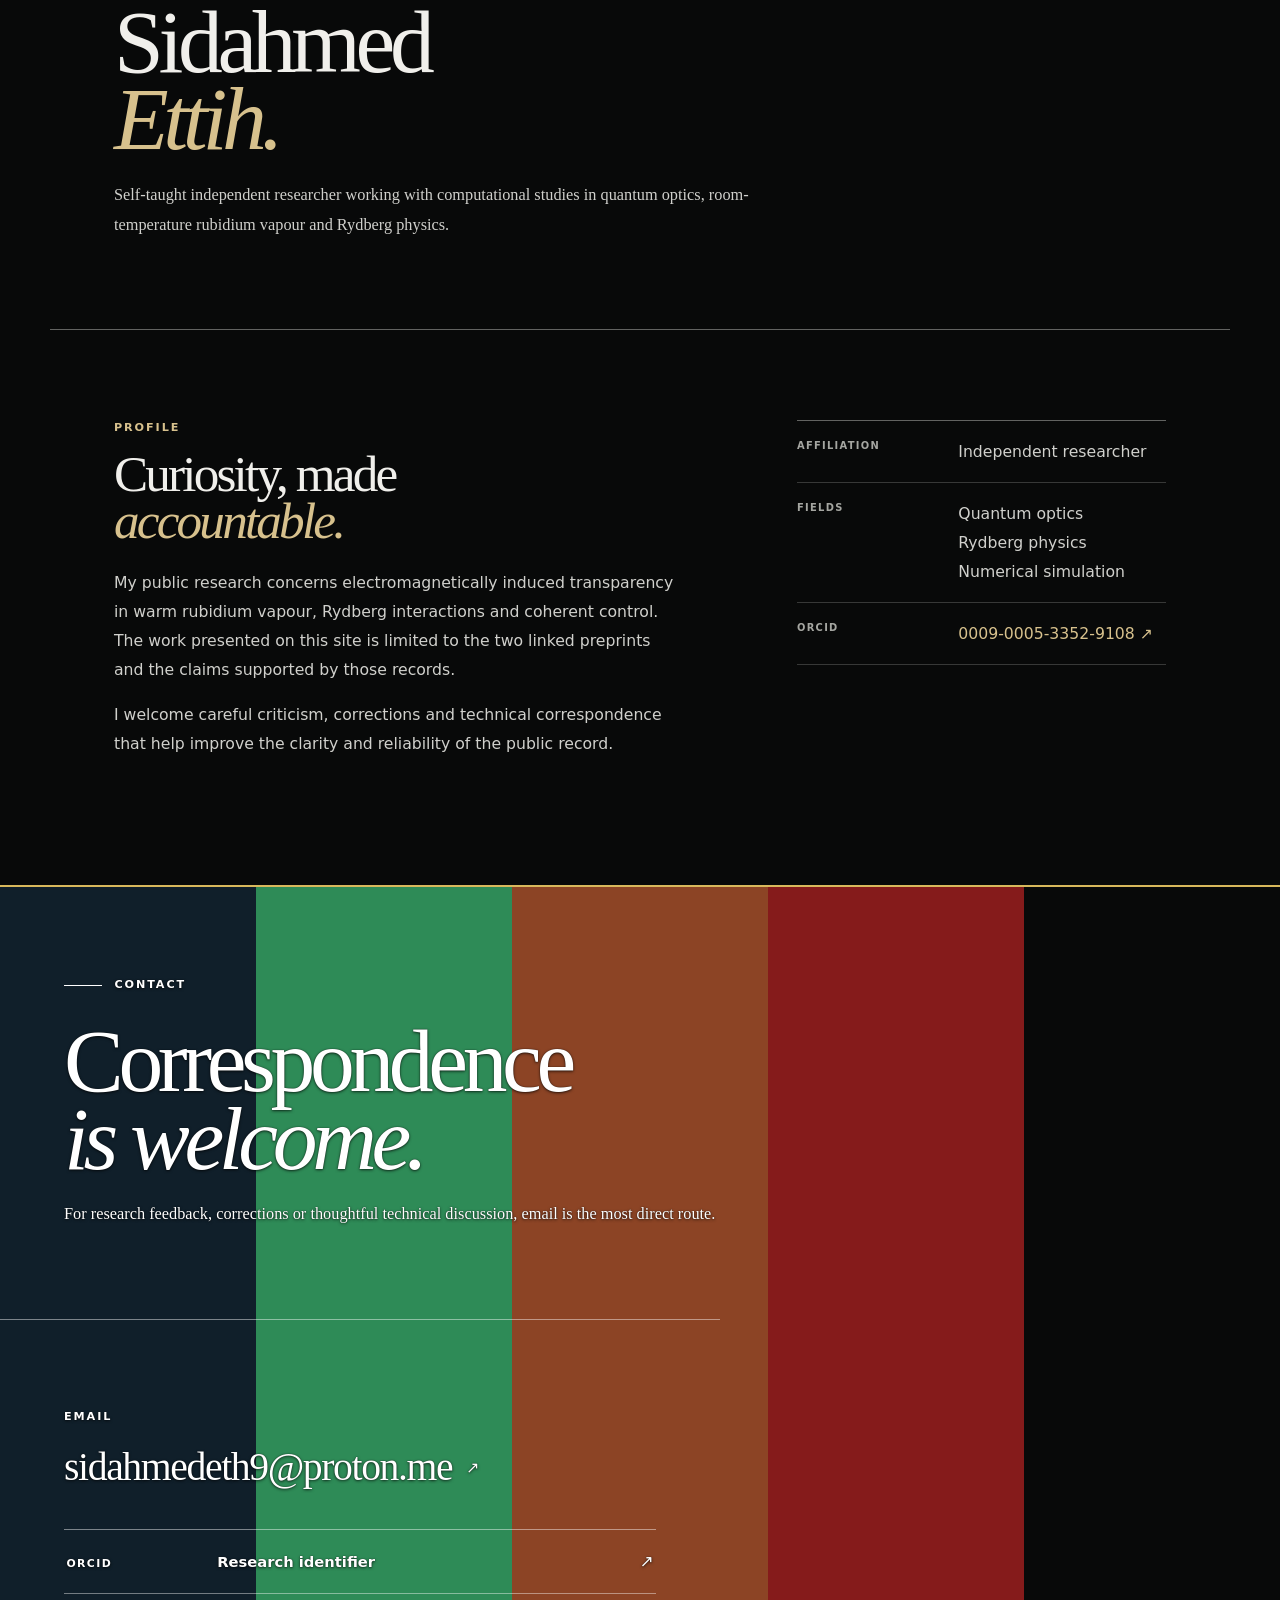
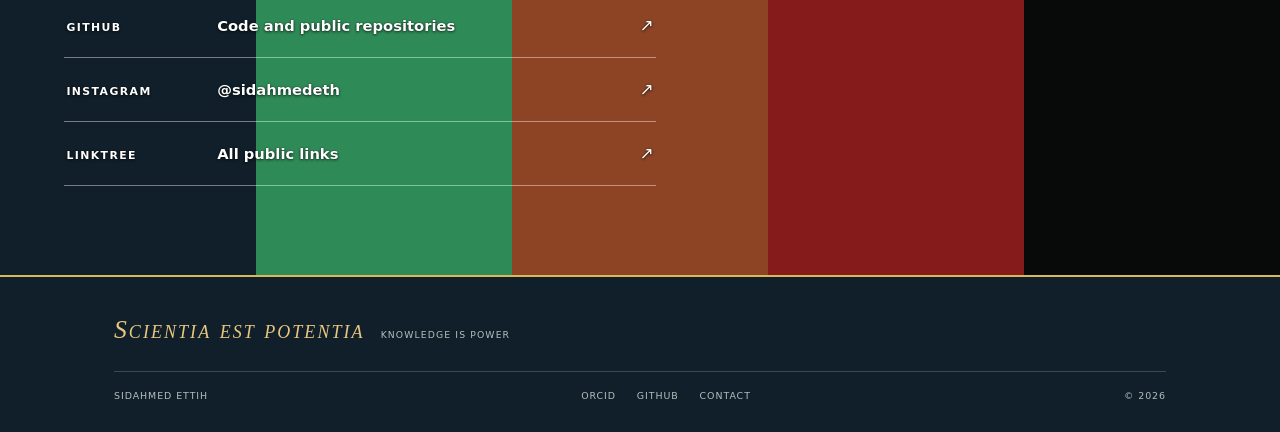
<file: contact.html>
<!doctype html><html lang="en"><head><meta charset="utf-8"><meta http-equiv="refresh" content="0; url=index.html#contact"><title>Redirecting</title></head><body><a href="index.html#contact">Continue to contact</a></body></html>
</file>
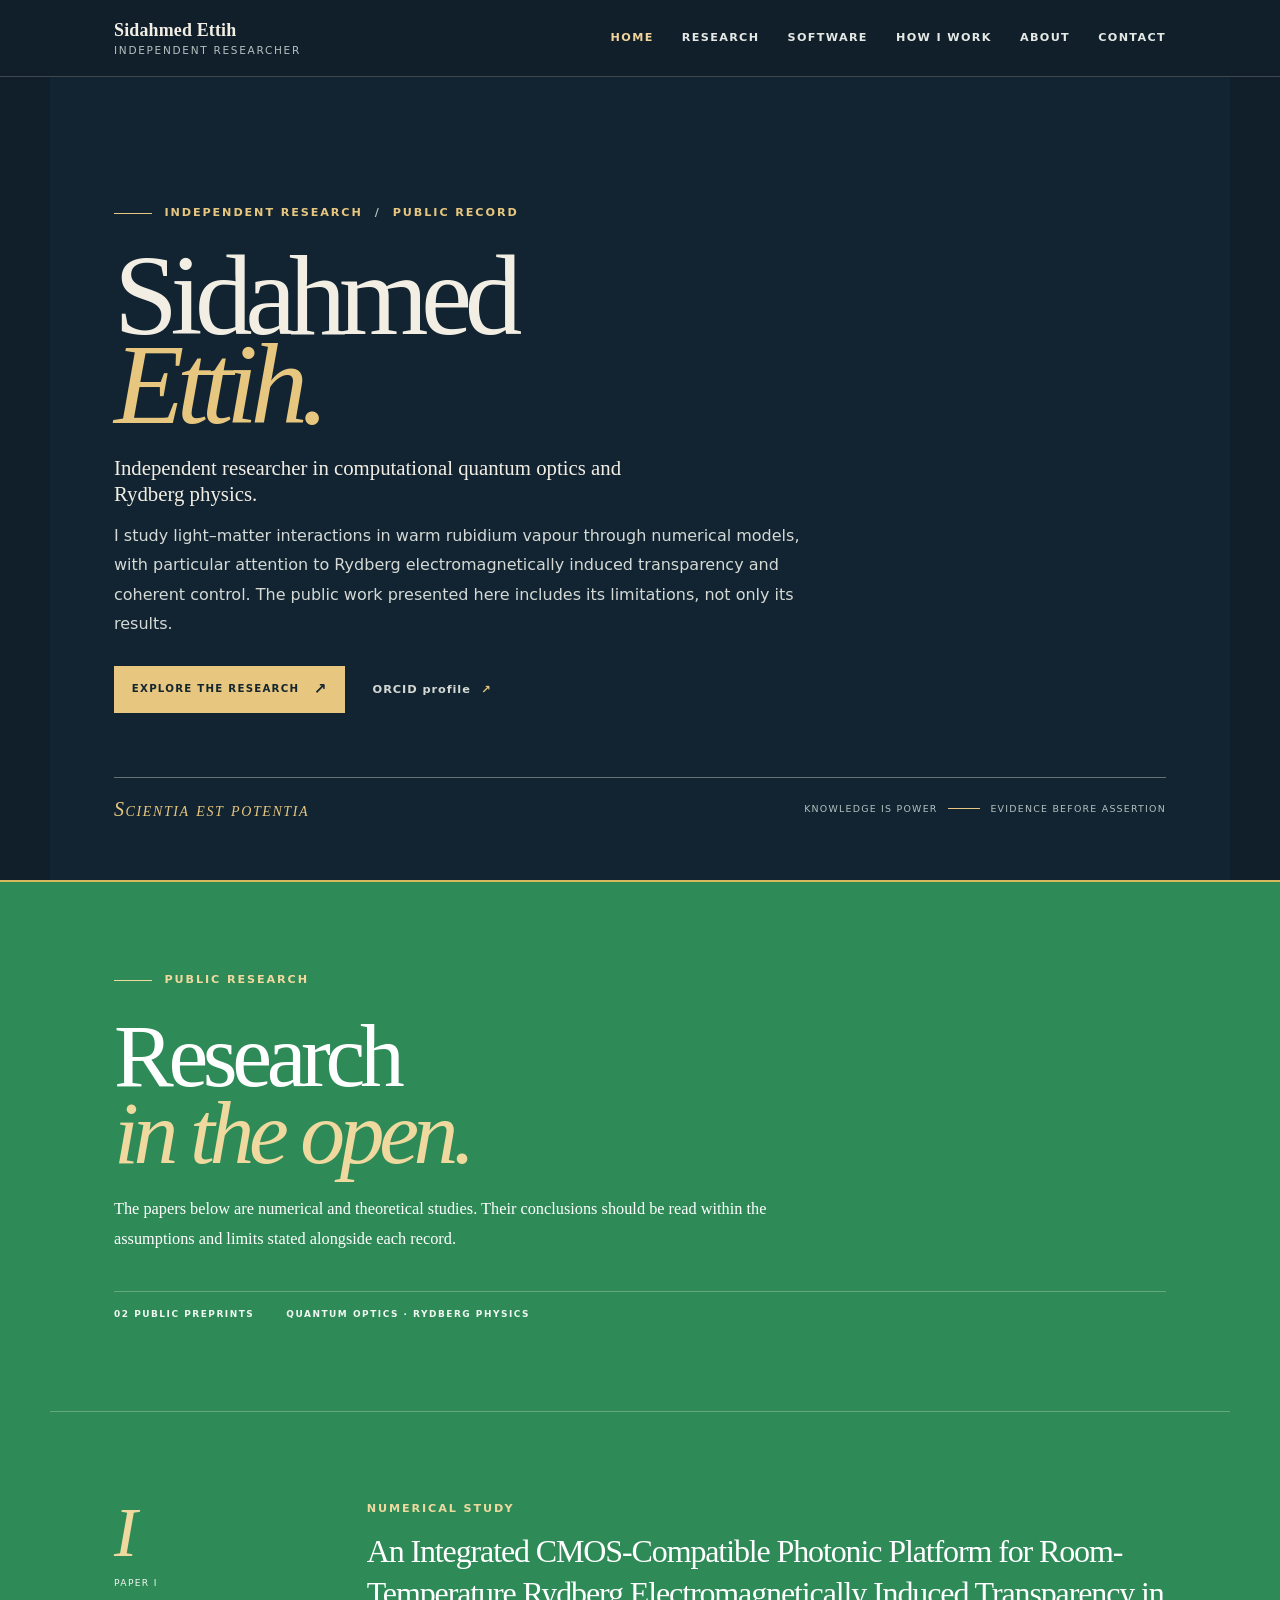
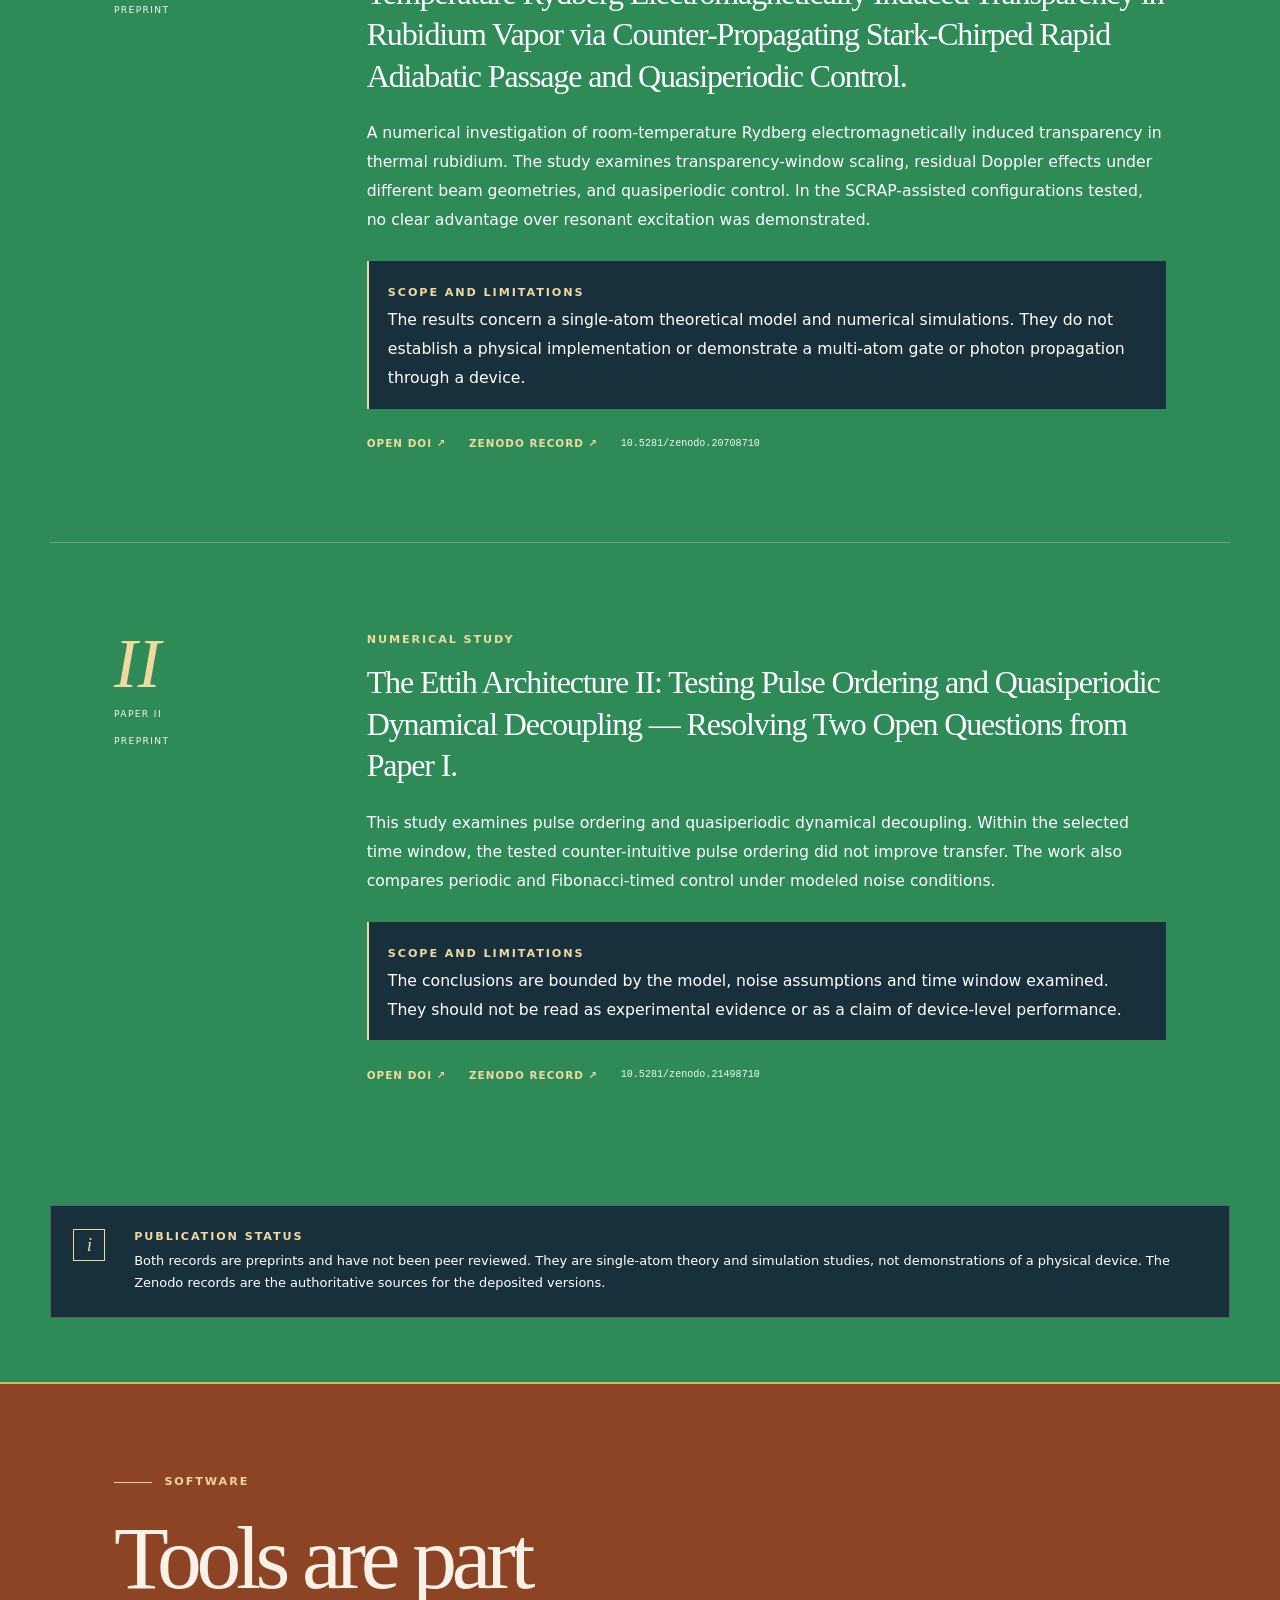
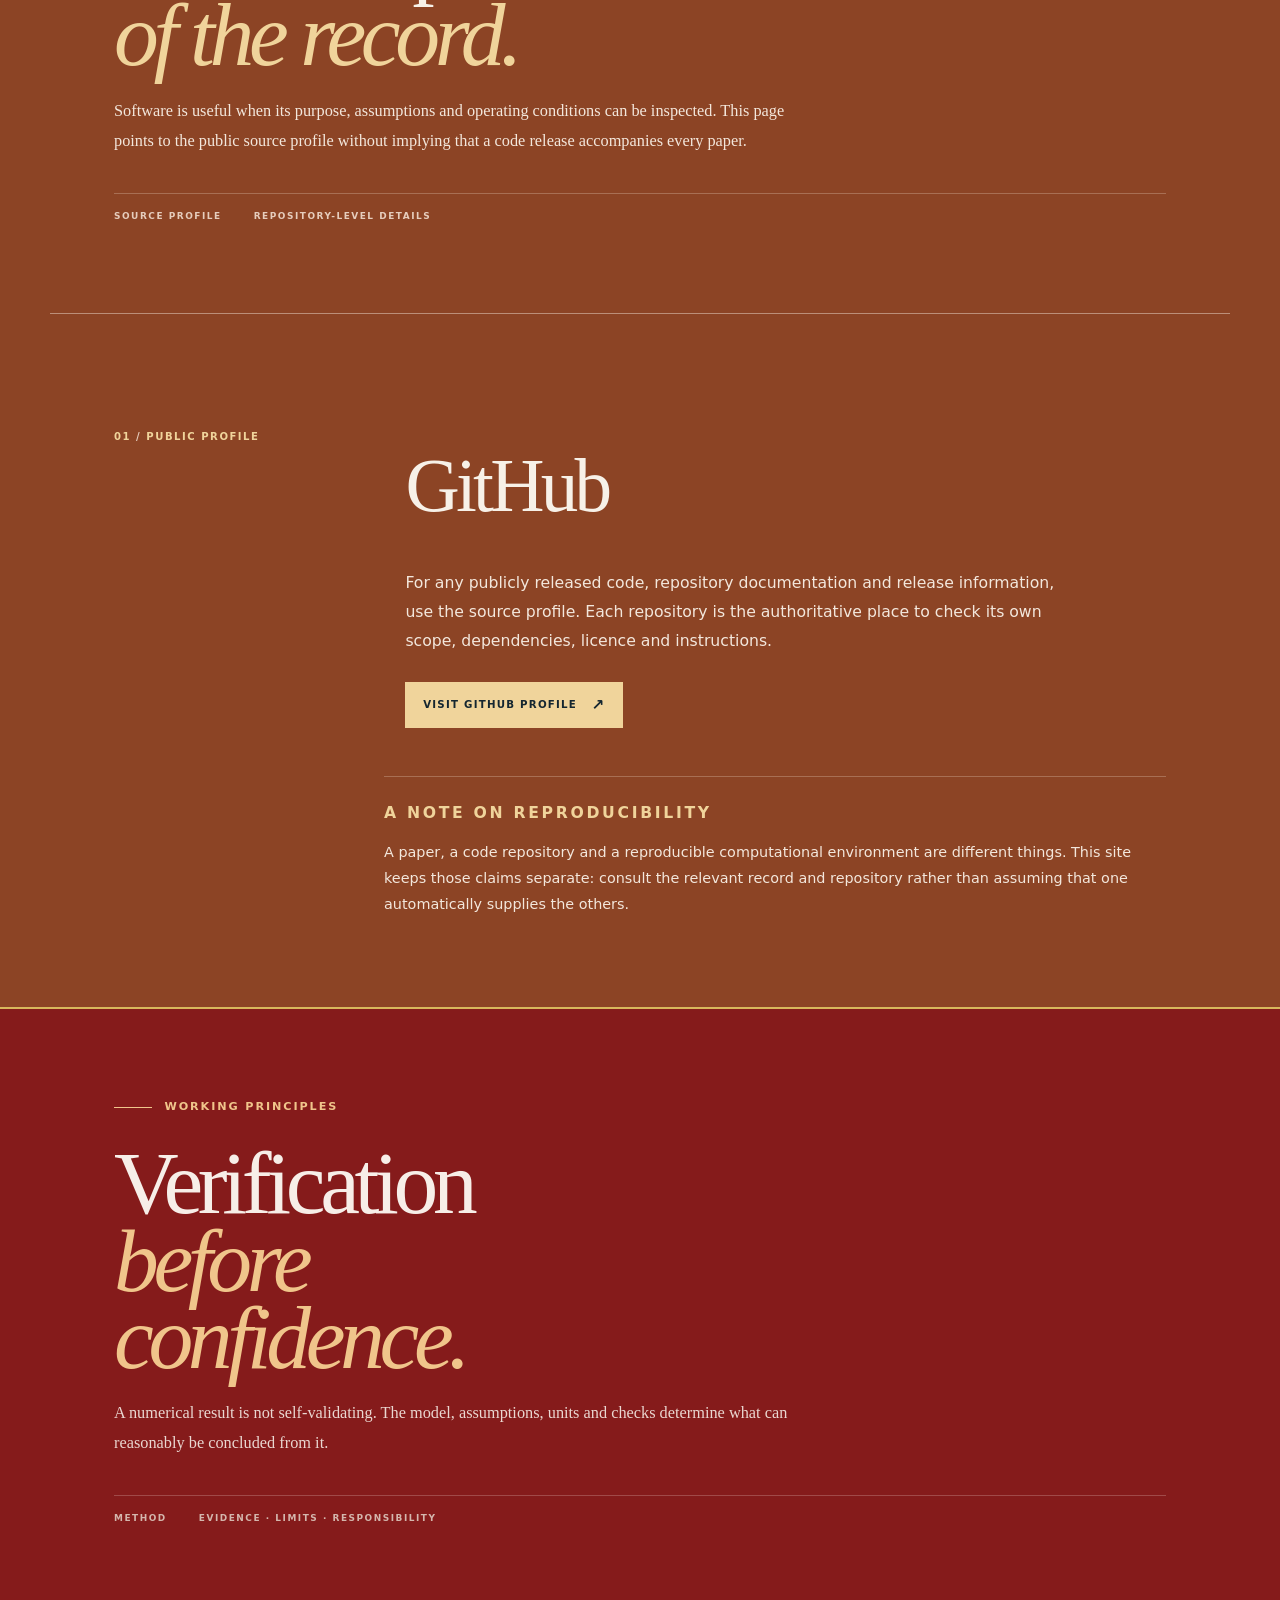
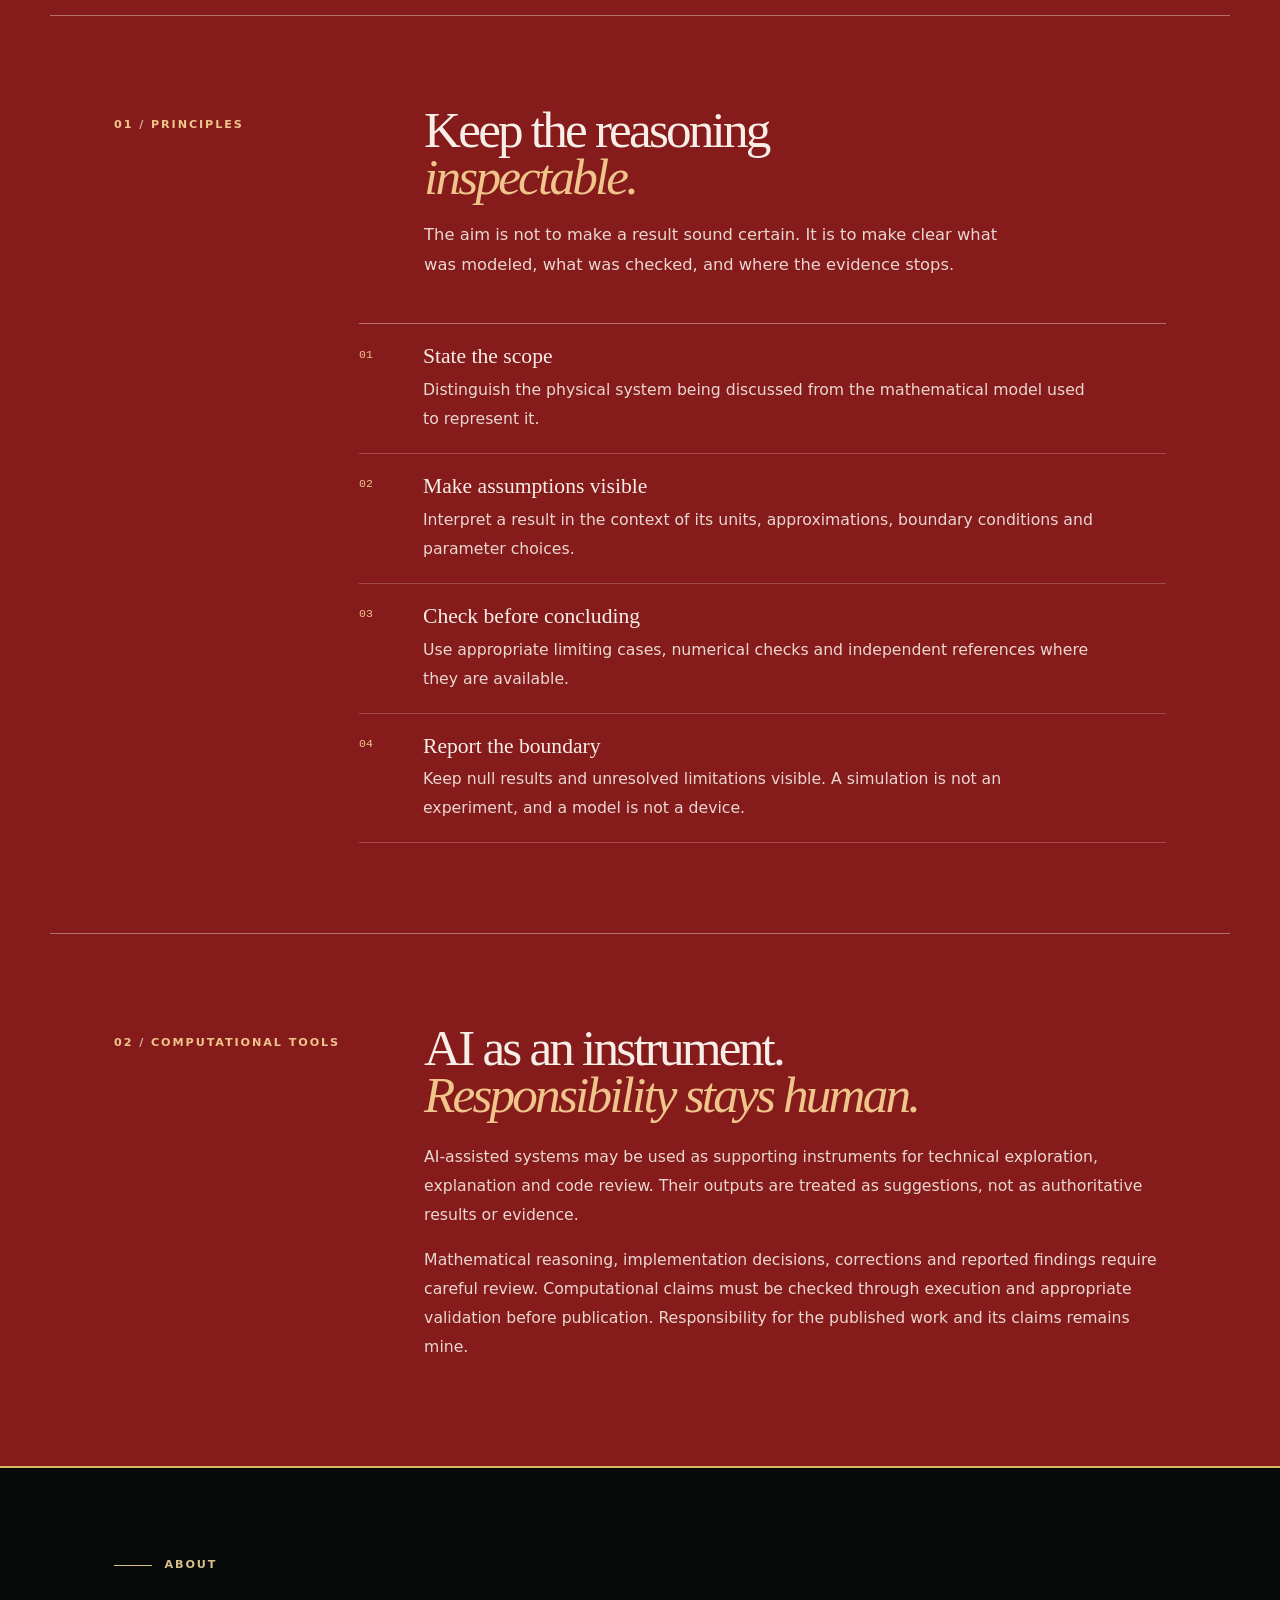
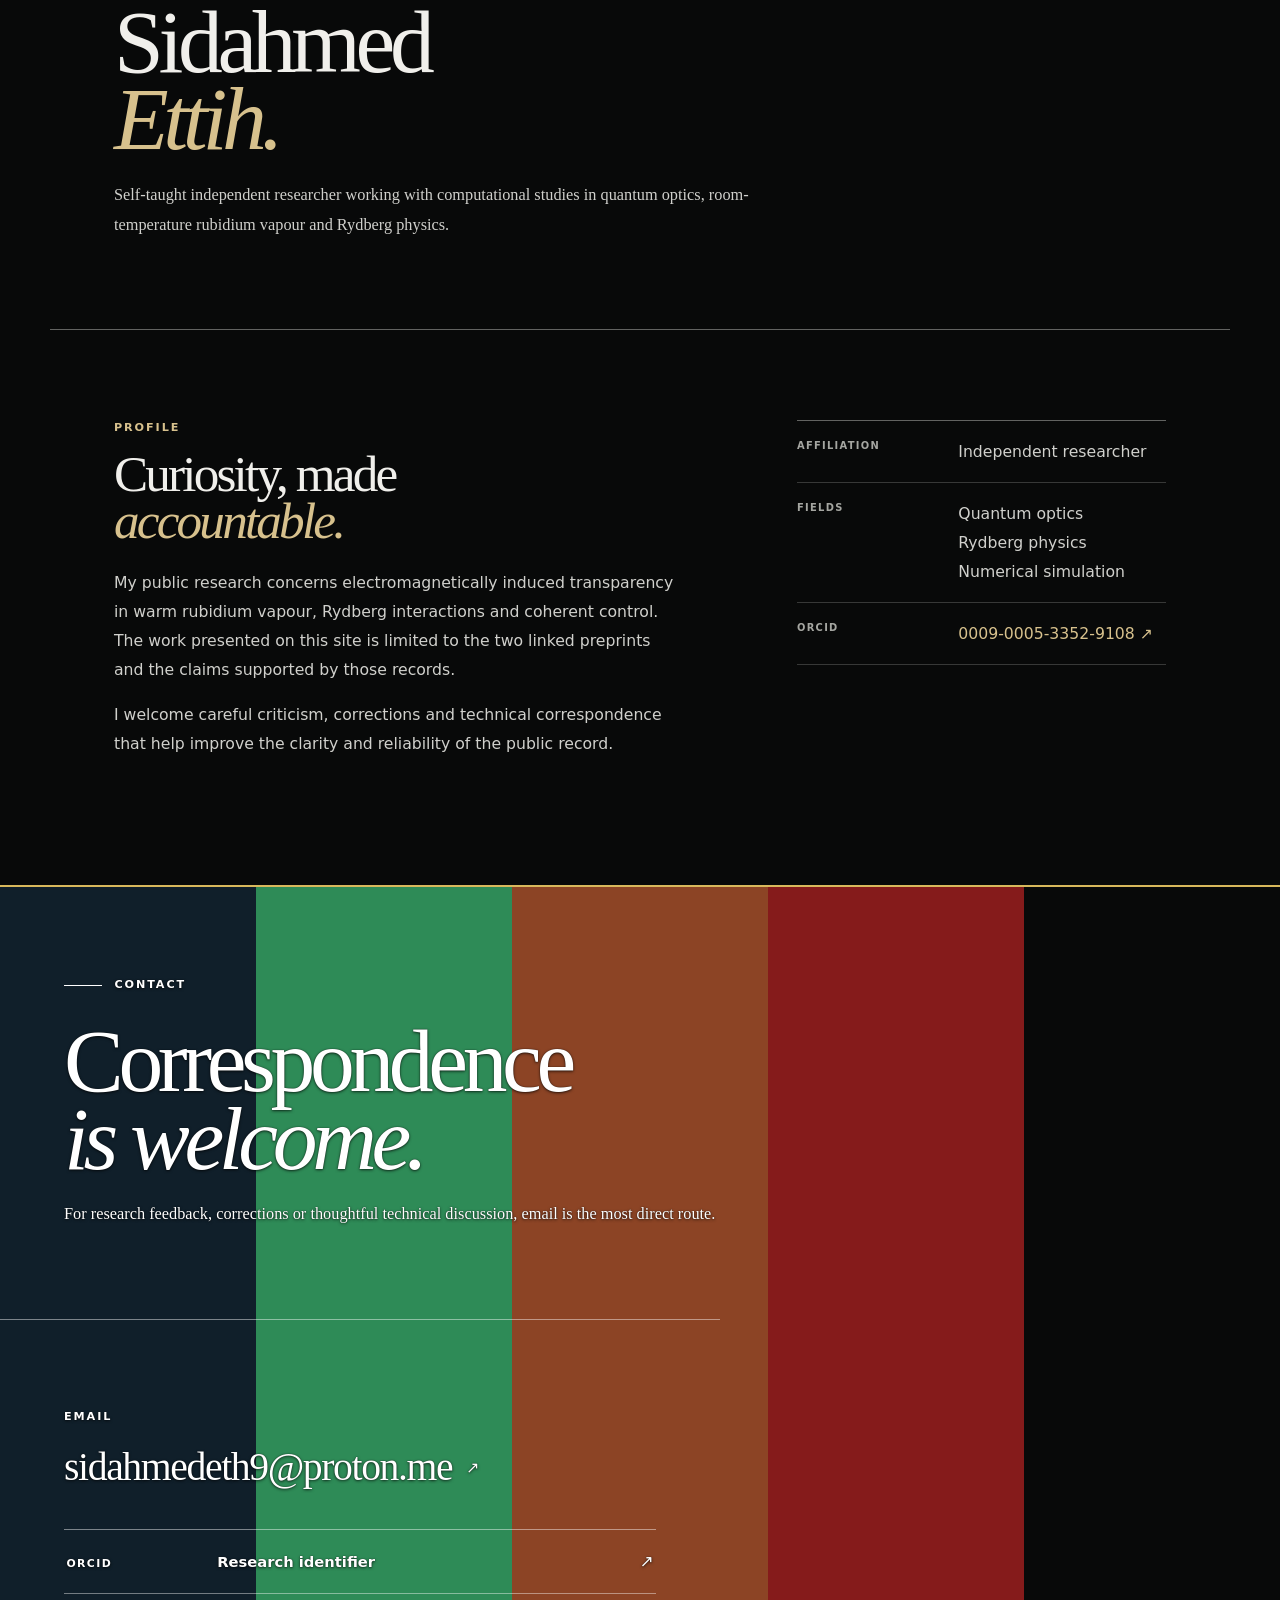
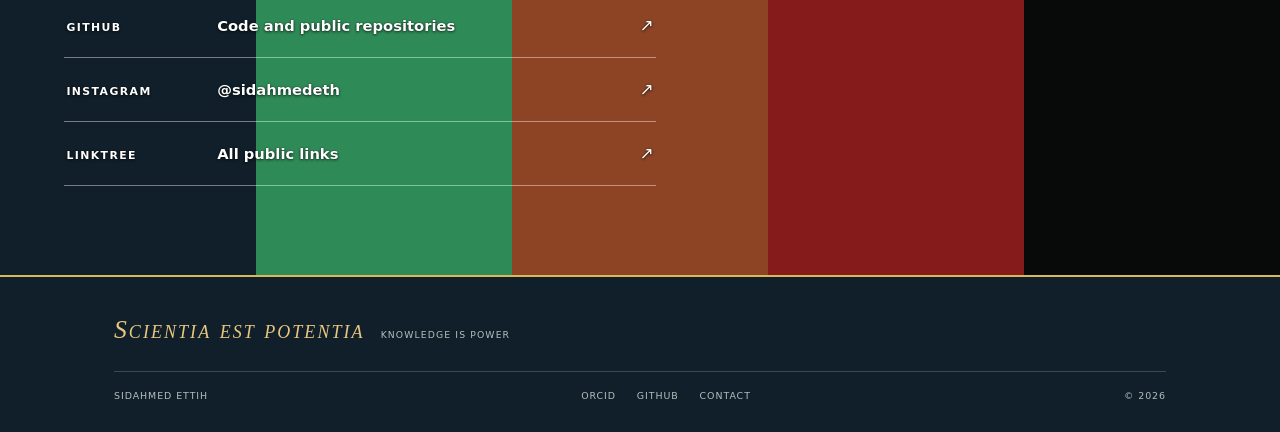
<file: method.html>
<!doctype html><html lang="en"><head><meta charset="utf-8"><meta http-equiv="refresh" content="0; url=index.html#method"><title>Redirecting</title></head><body><a href="index.html#method">Continue to method</a></body></html>
</file>
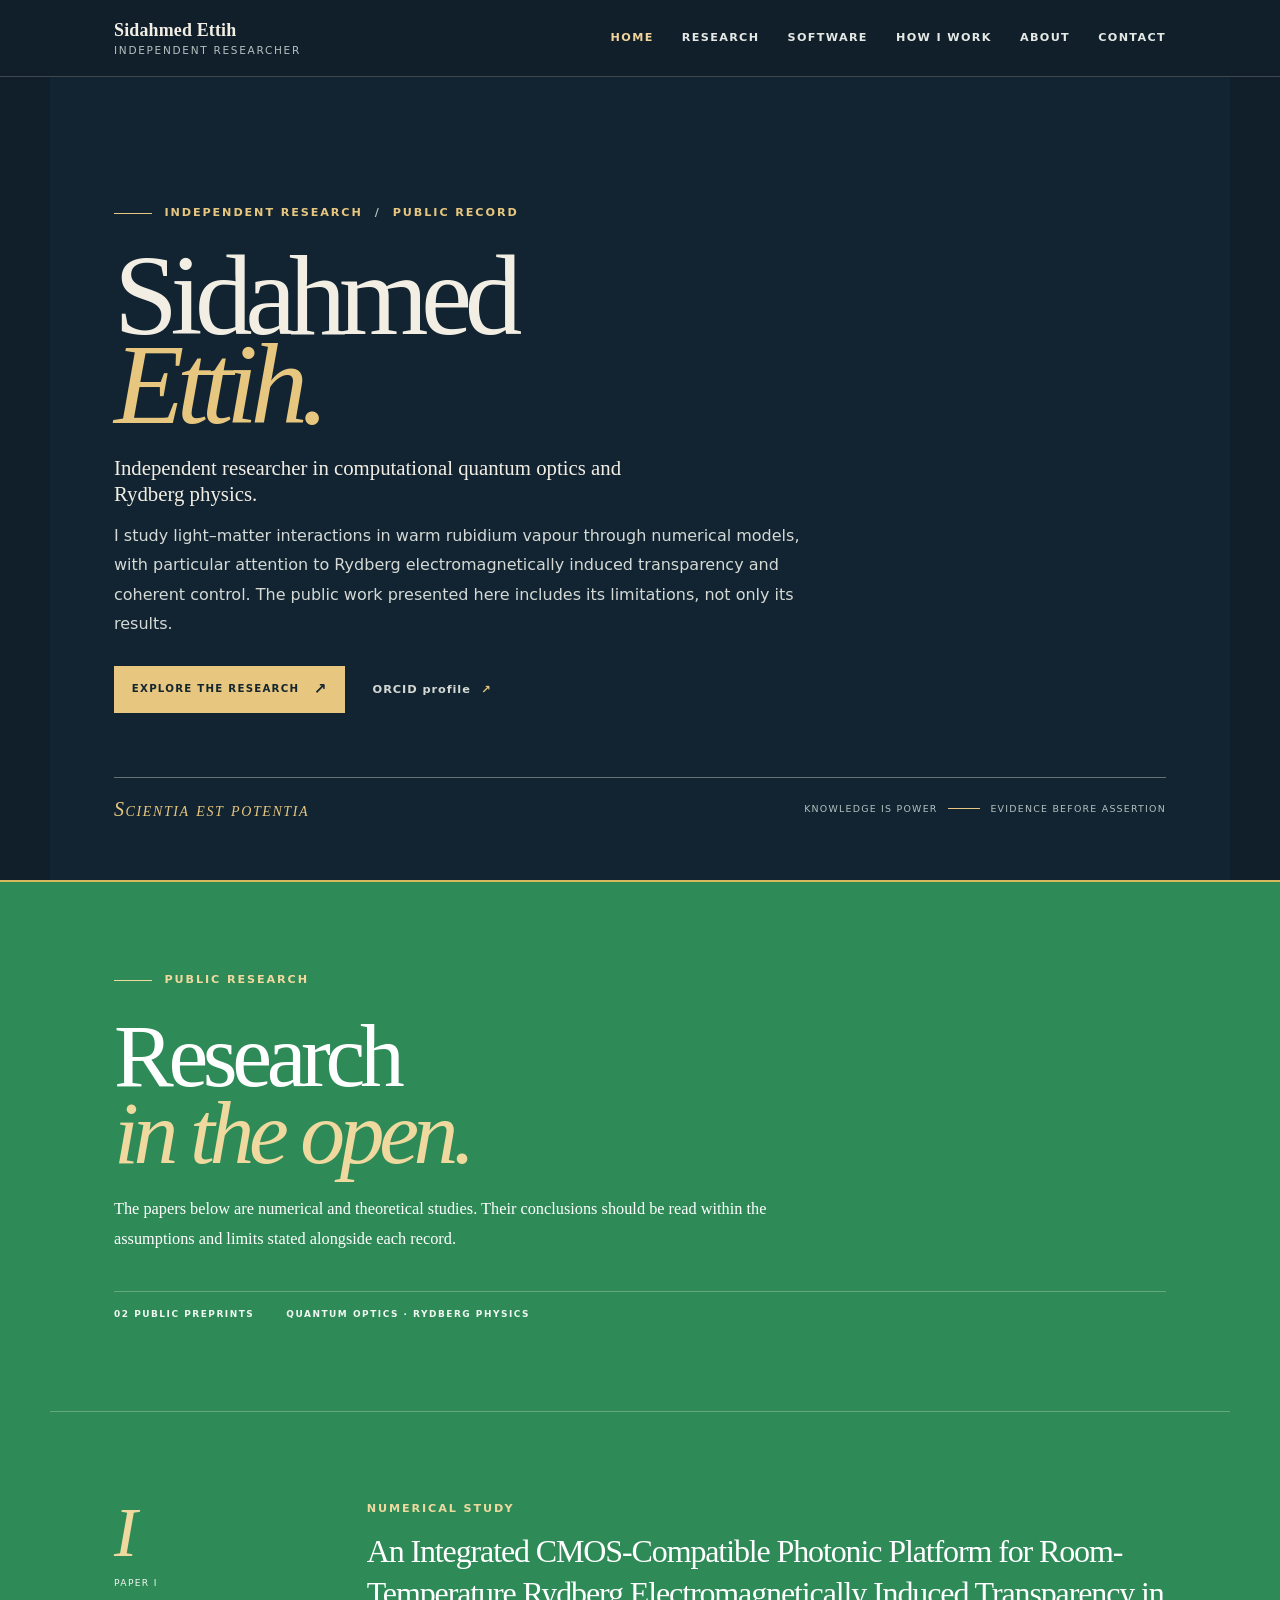
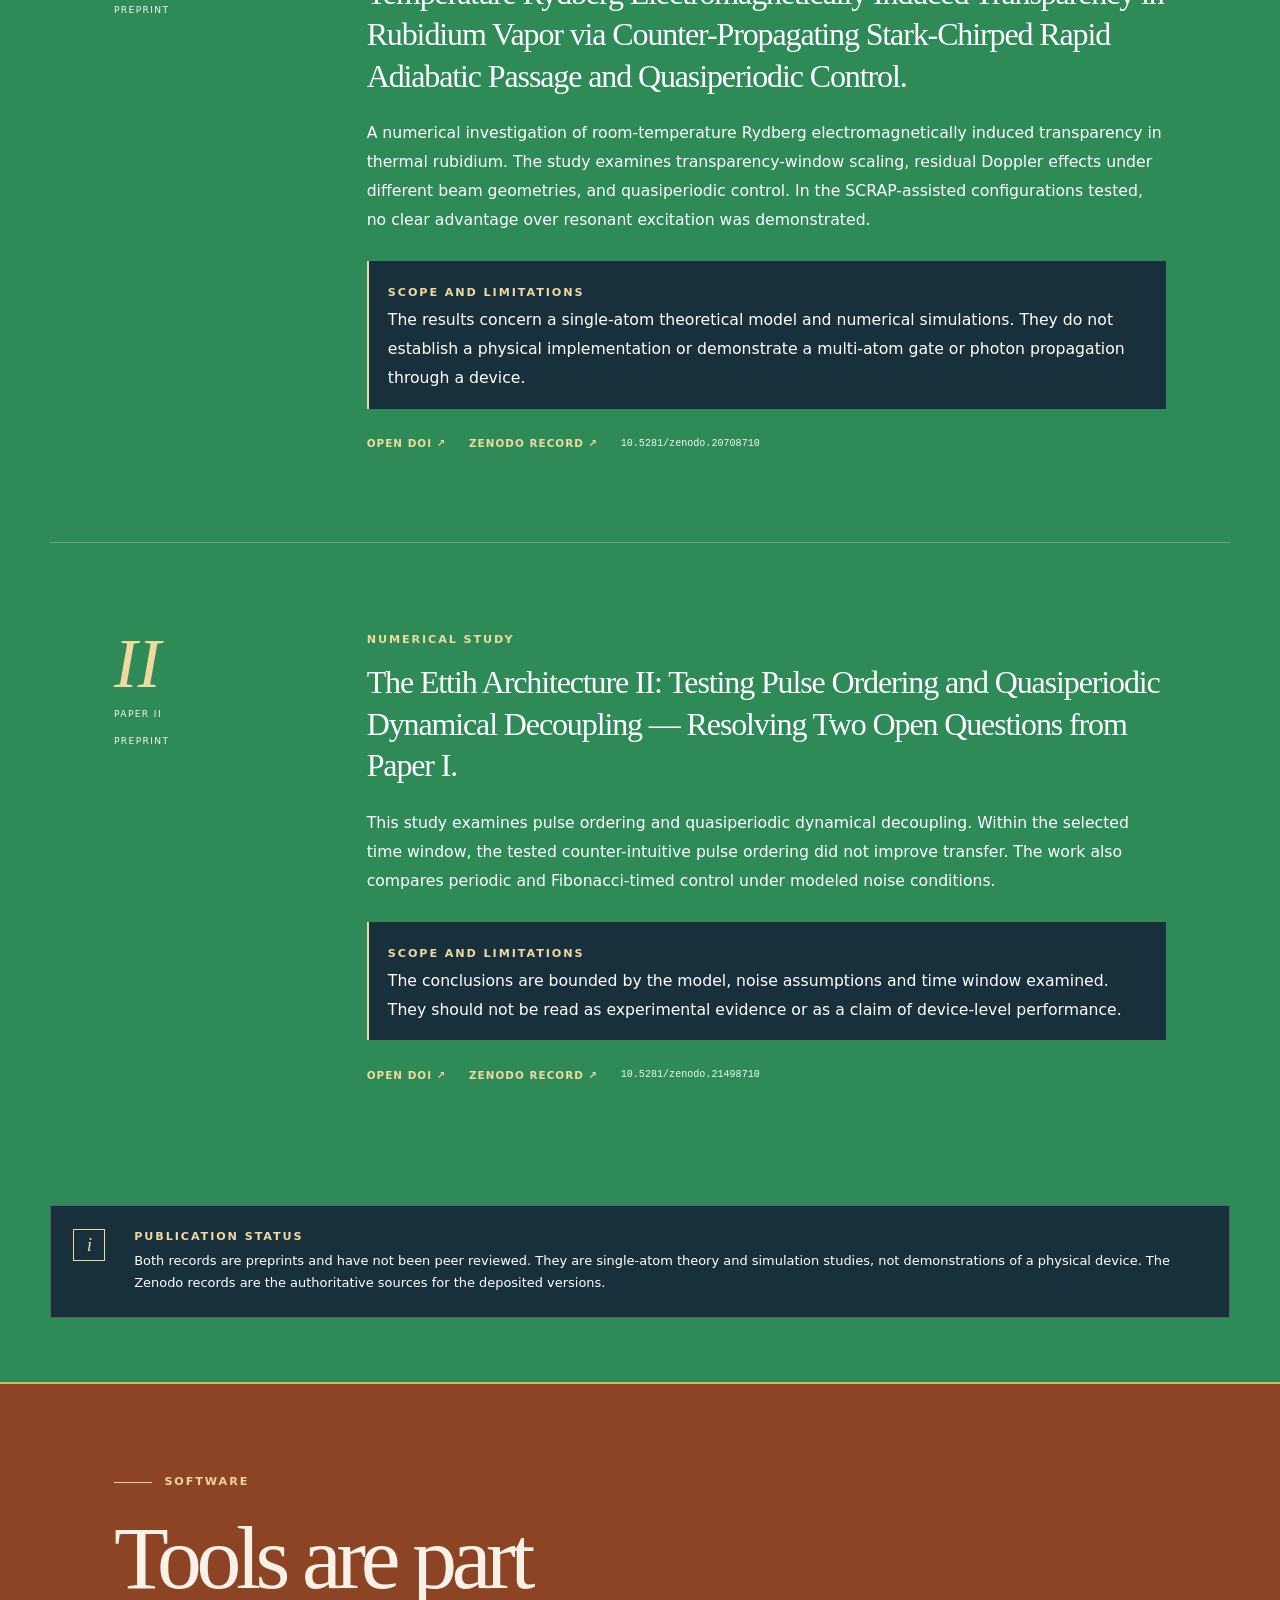
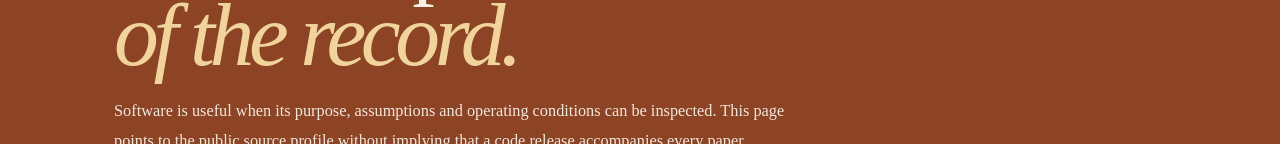
<file: research.html>
<!doctype html><html lang="en"><head><meta charset="utf-8"><meta http-equiv="refresh" content="0; url=index.html#research"><title>Redirecting</title></head><body><a href="index.html#research">Continue to research</a></body></html>
</file>
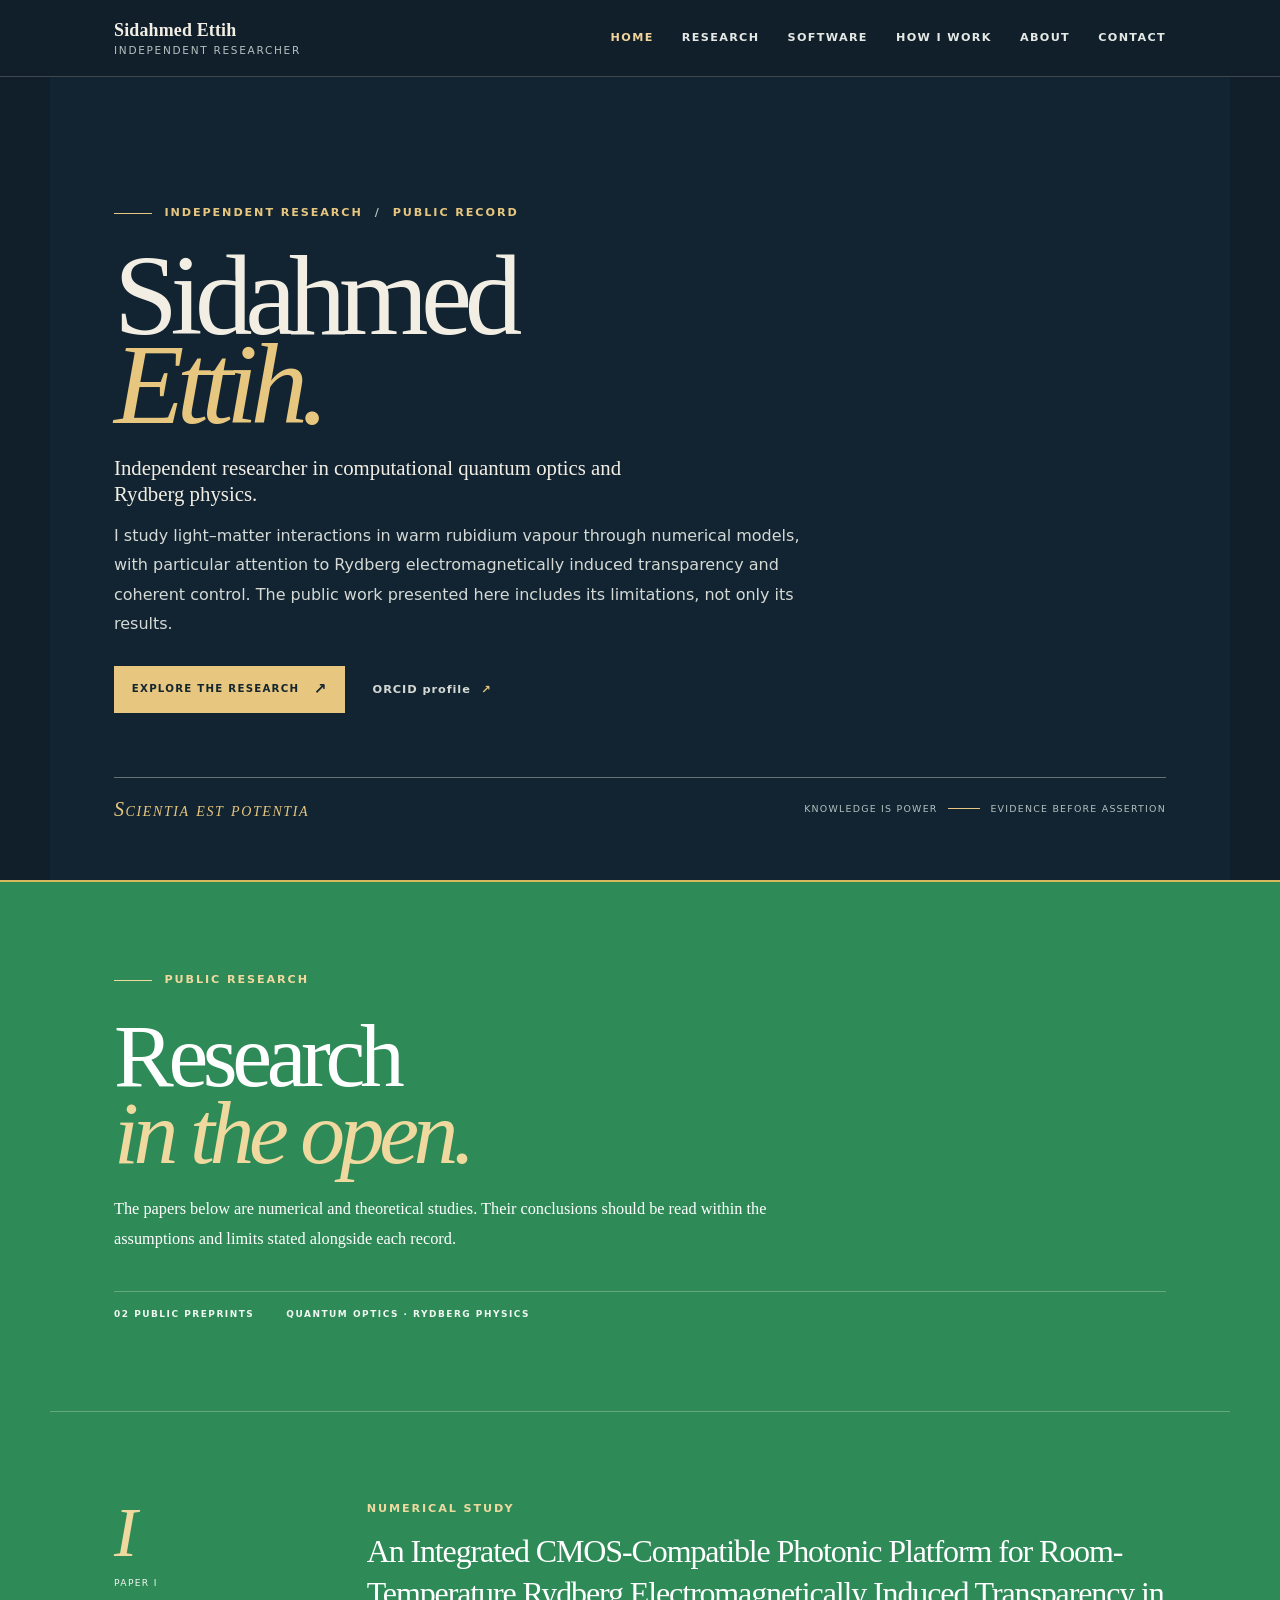
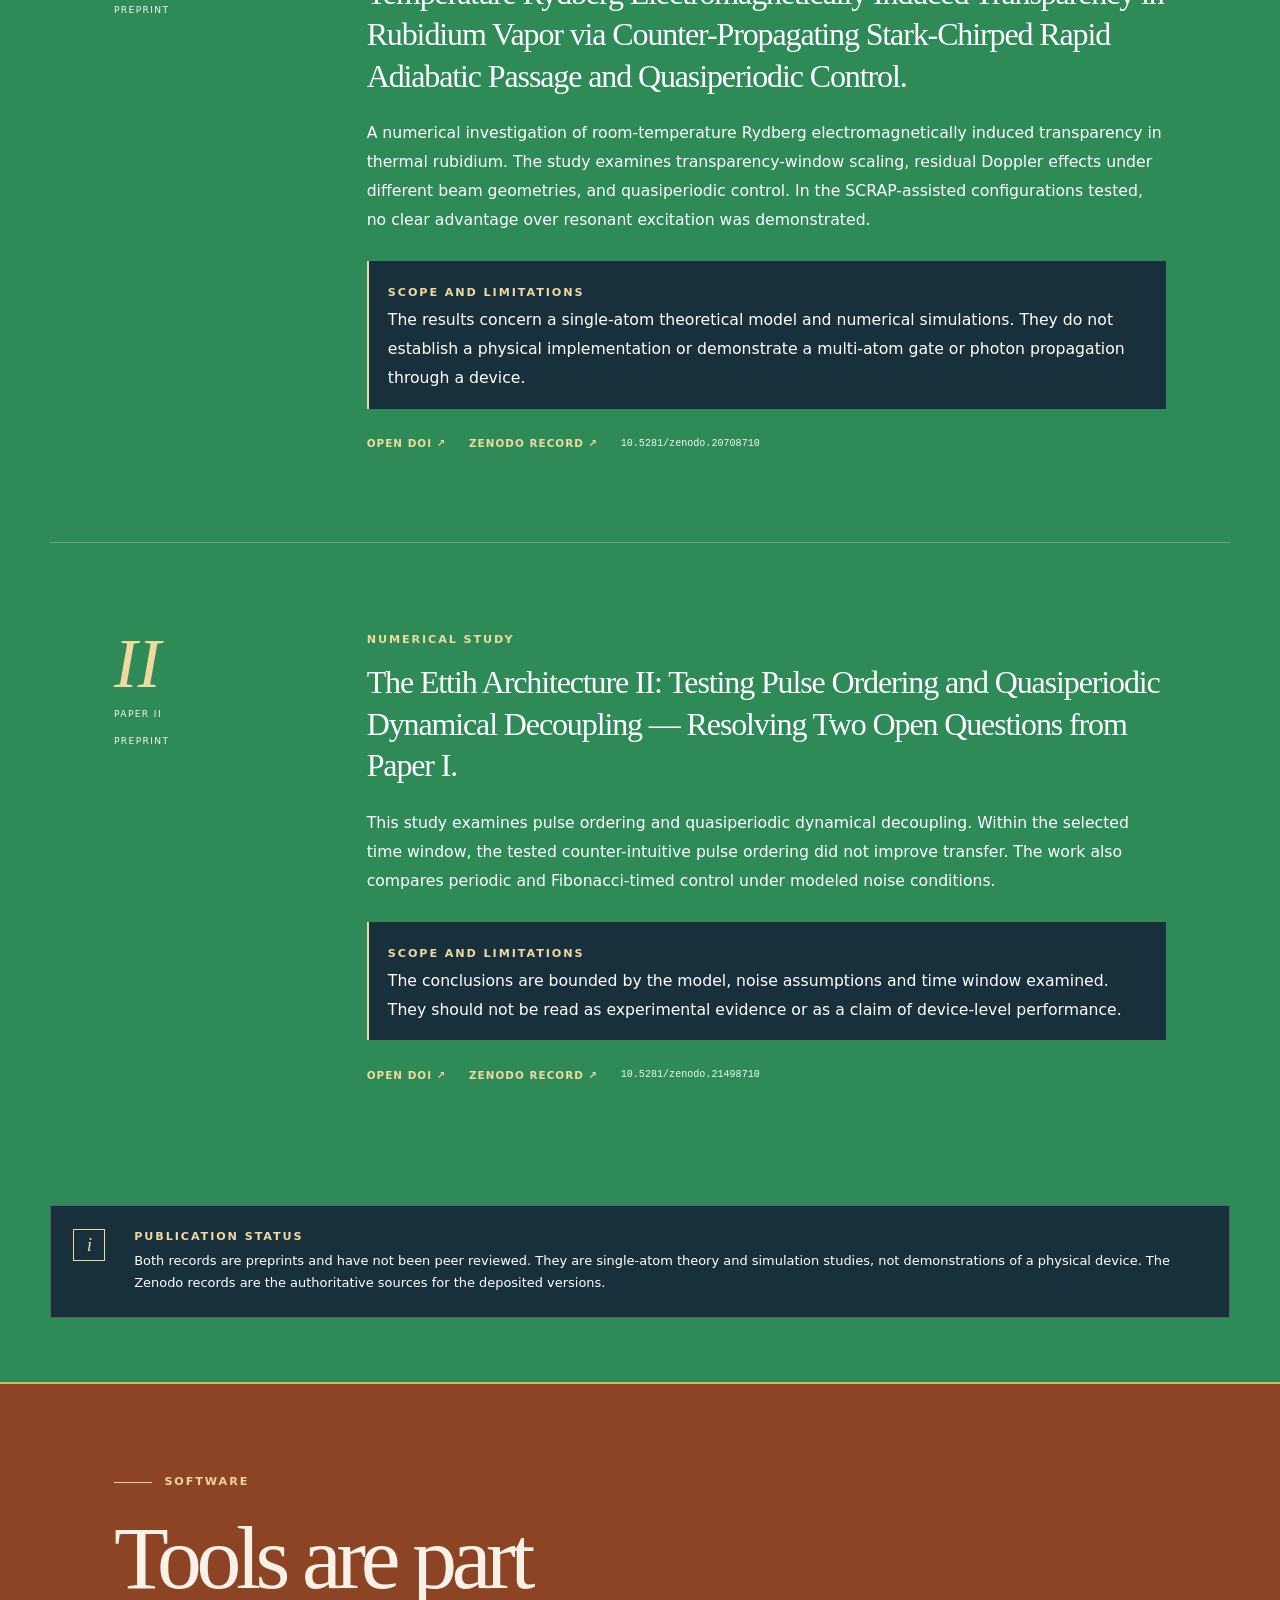
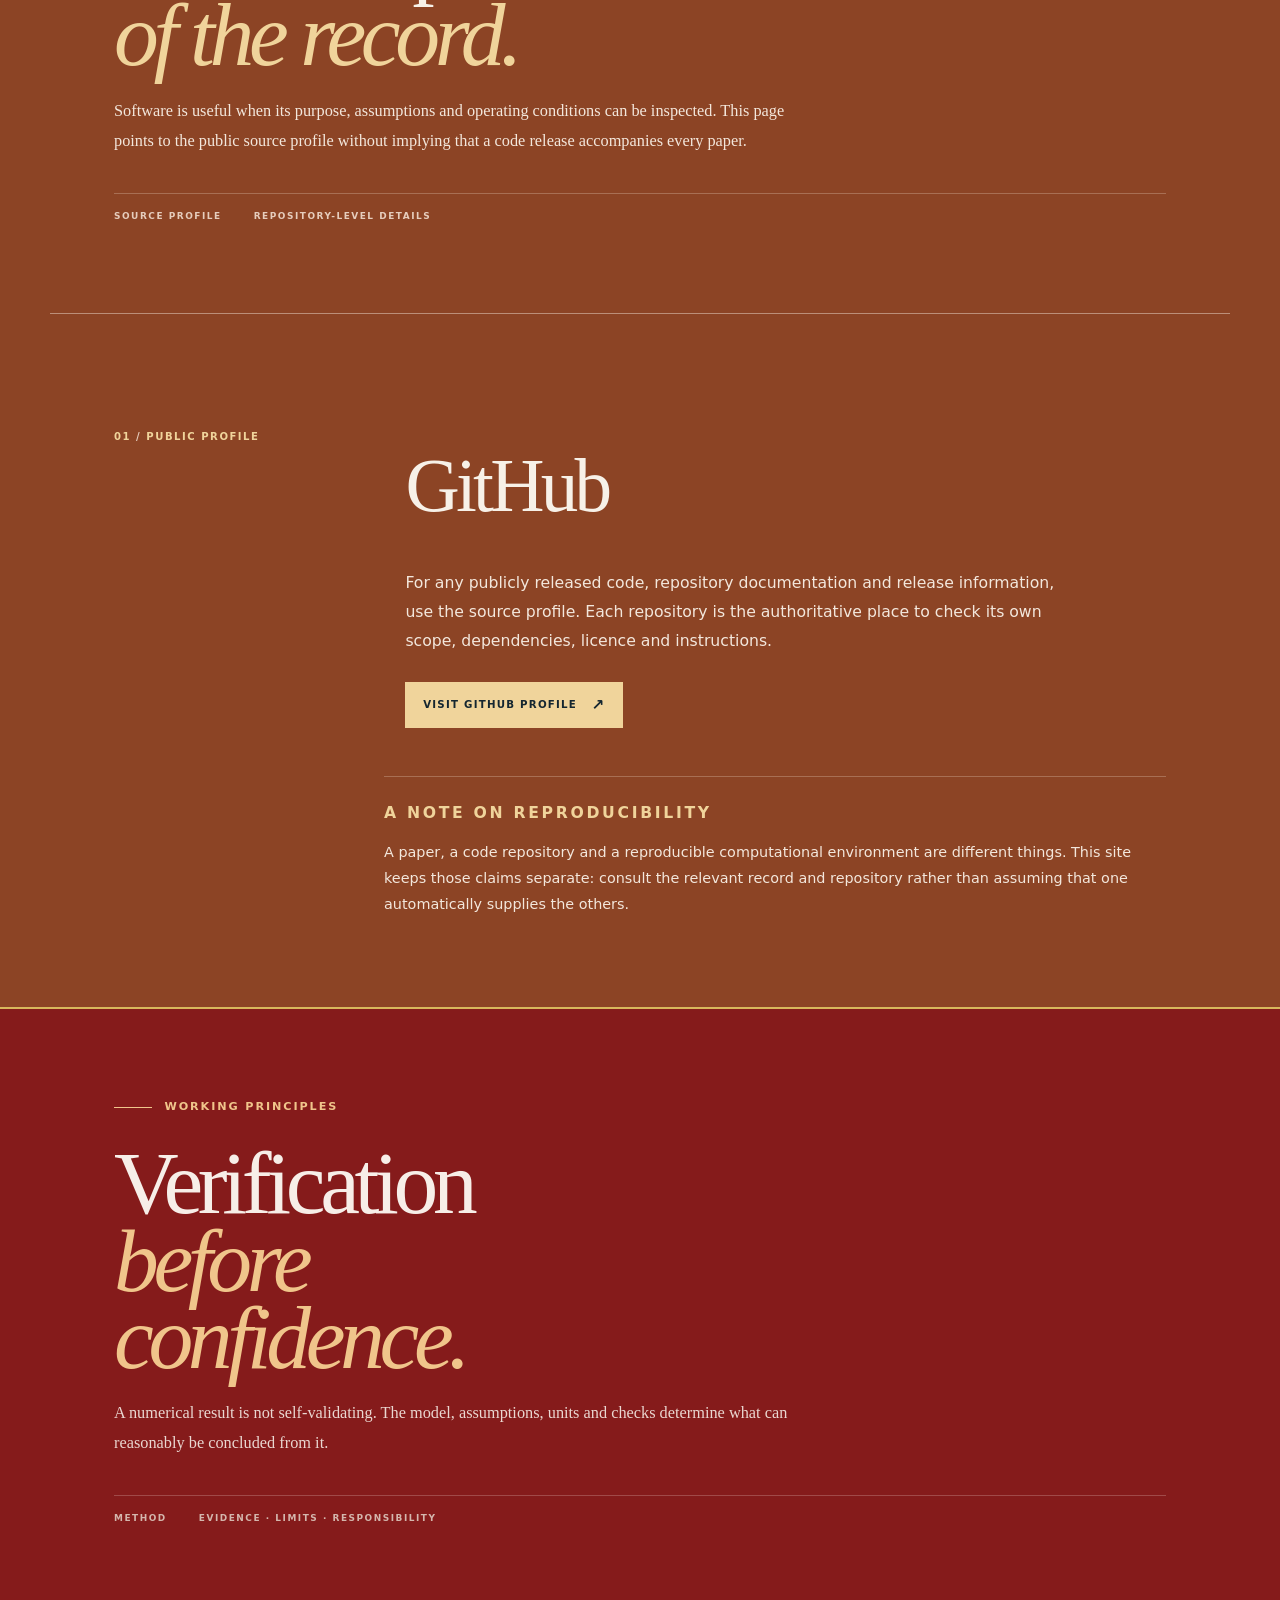
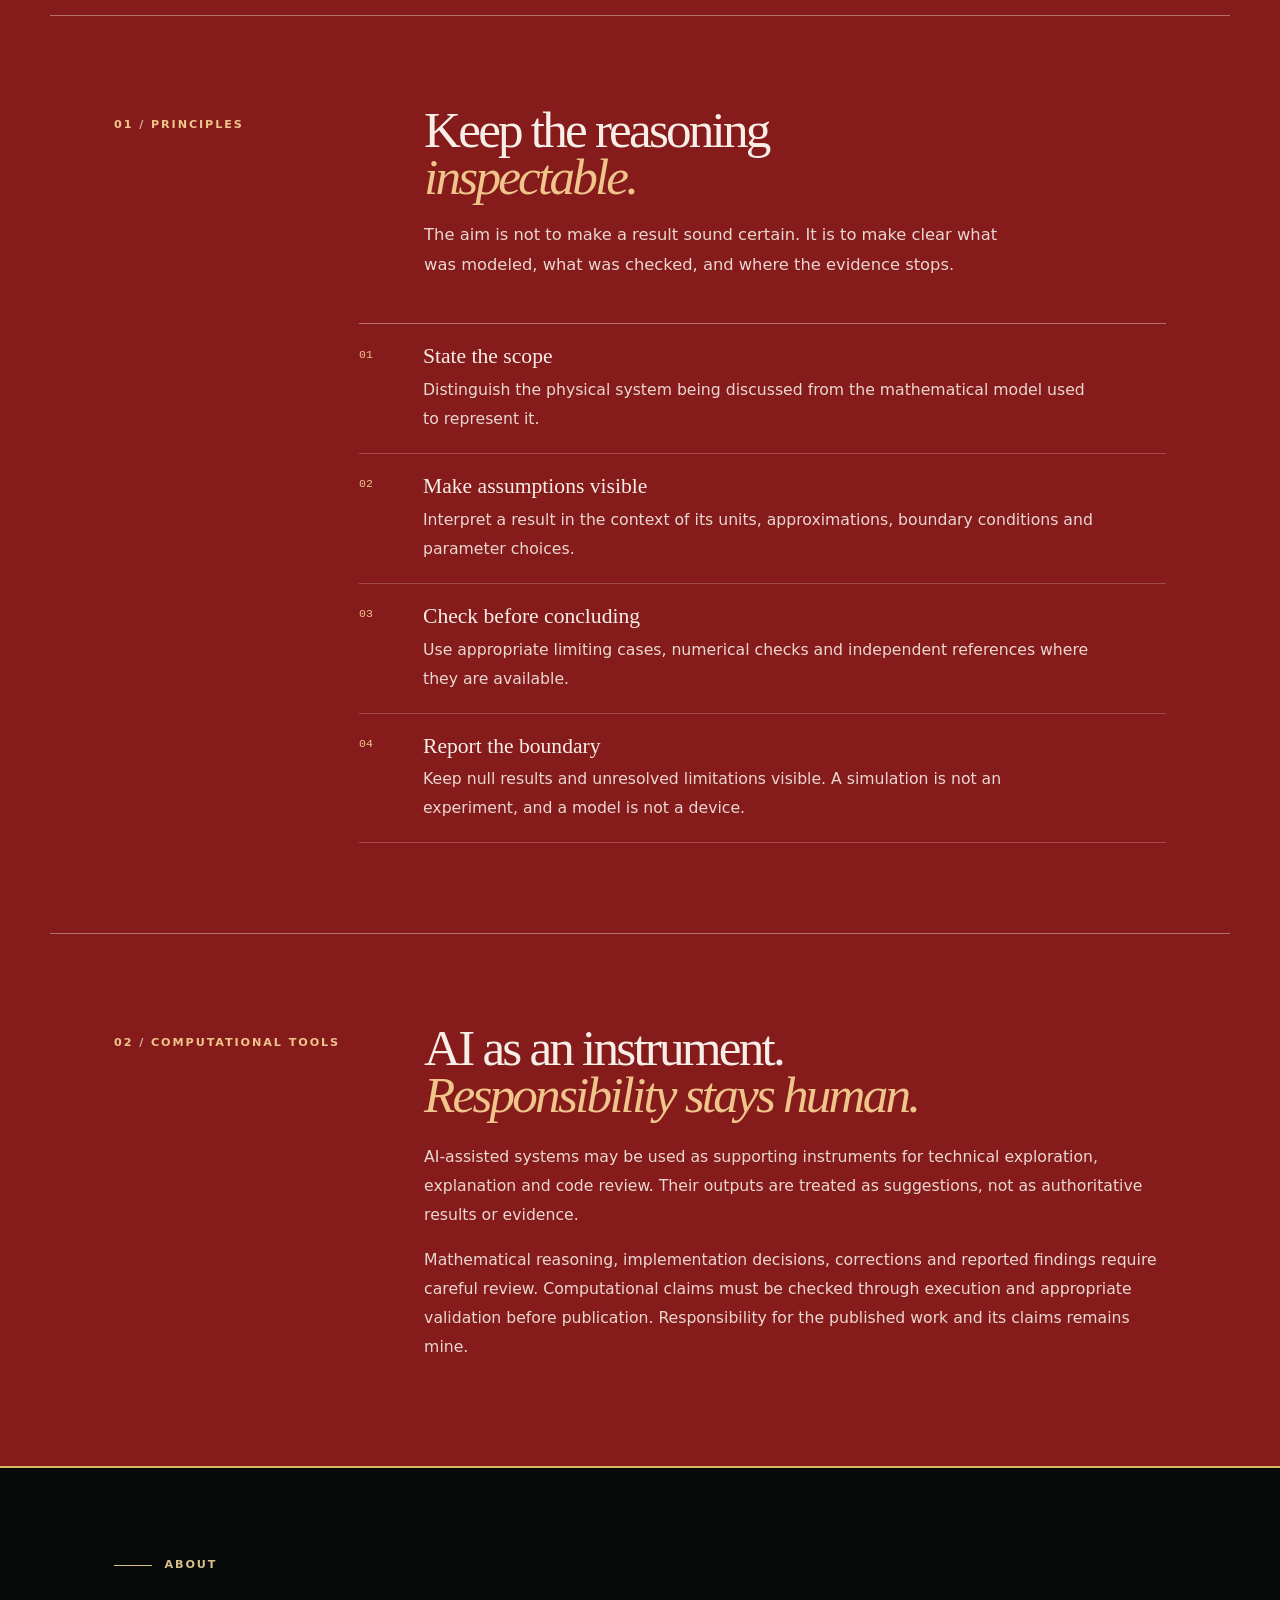
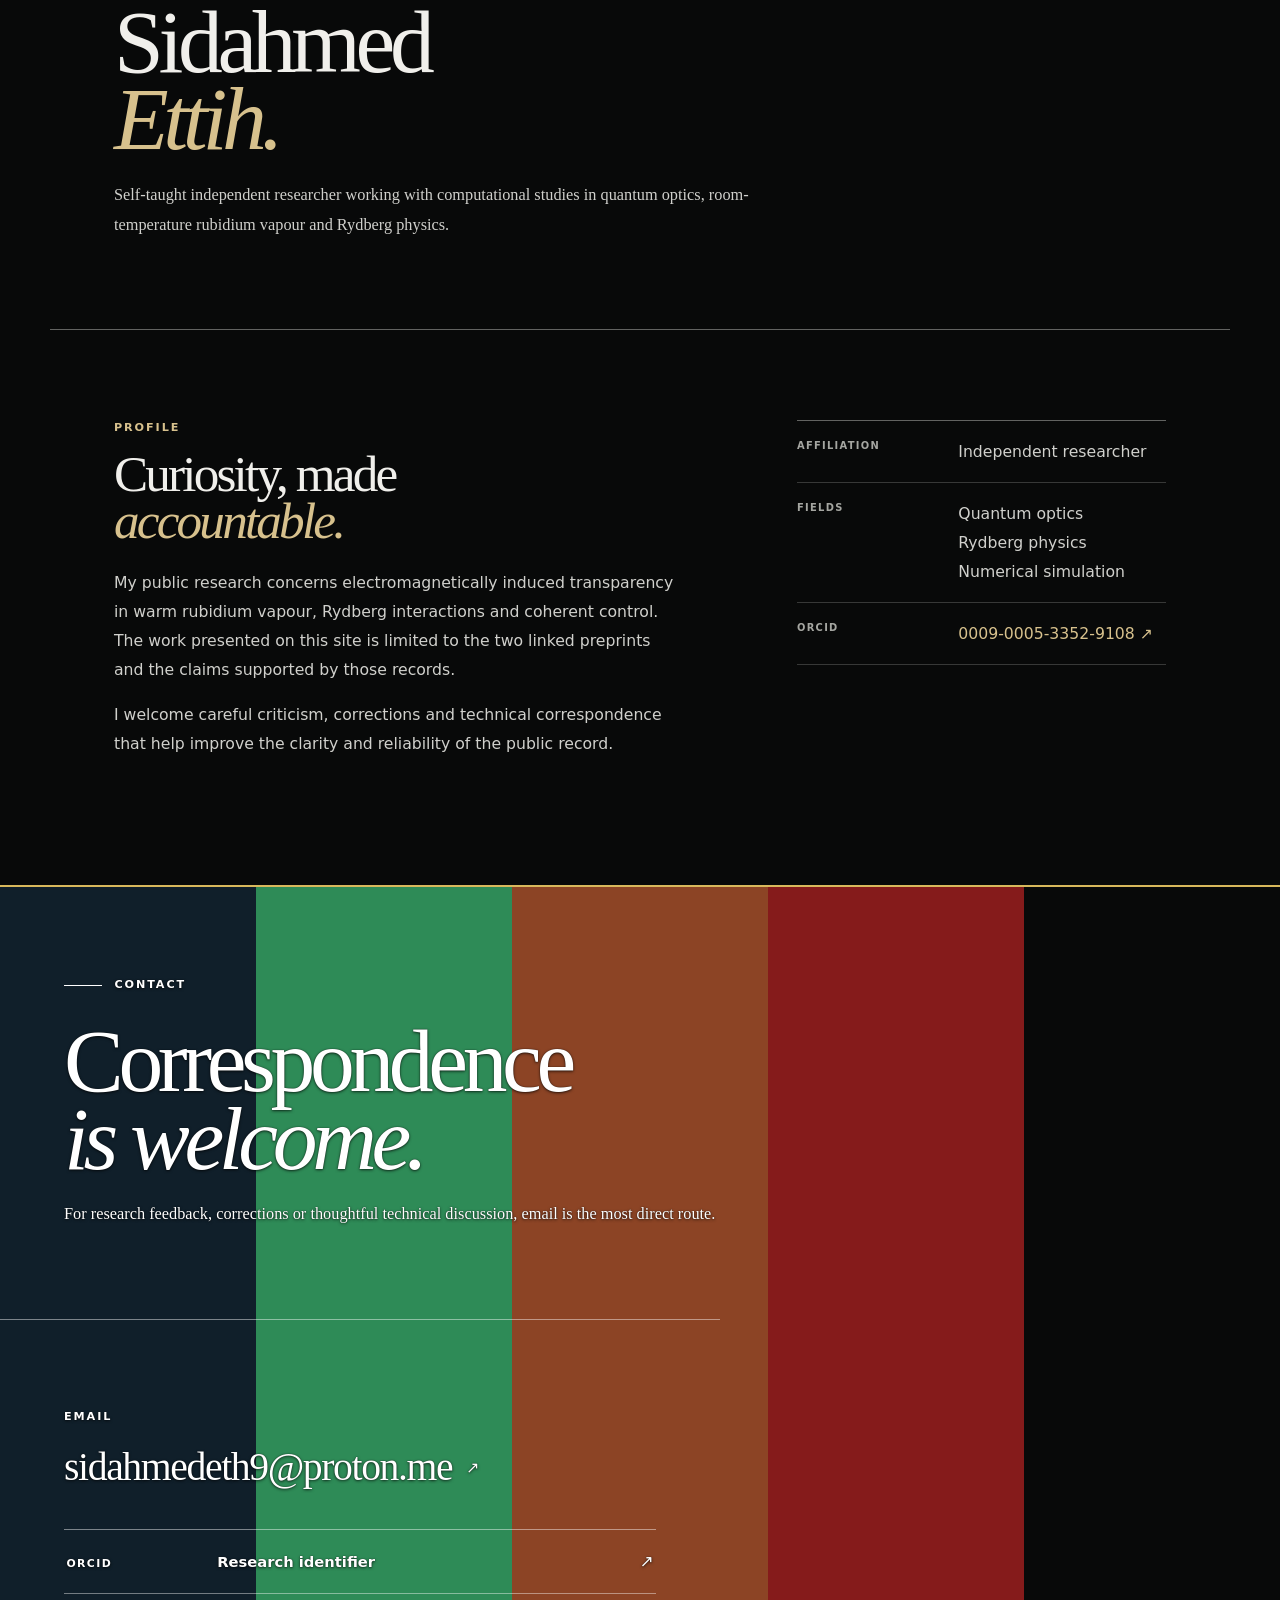
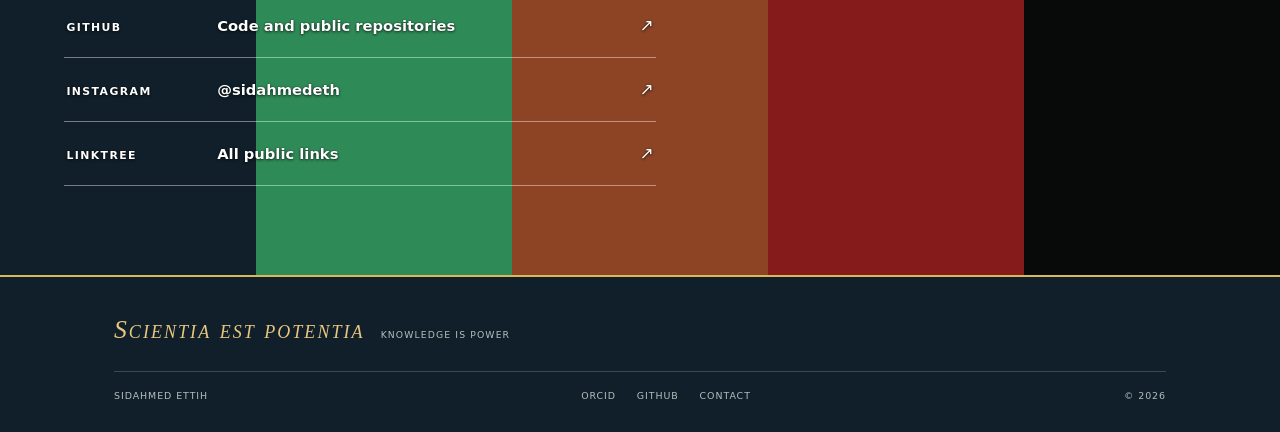
<file: software.html>
<!doctype html><html lang="en"><head><meta charset="utf-8"><meta http-equiv="refresh" content="0; url=index.html#software"><title>Redirecting</title></head><body><a href="index.html#software">Continue to software</a></body></html>
</file>
<file: assets/css/style.css>
/* Sidahmed Ettih | public research portfolio
   Static CSS. No framework, external font, image host or analytics. */
:root {
  color-scheme: dark;
  --bg: #101f2a;
  --surface: #152a37;
  --surface-2: #1b3543;
  --ink: #f1ecdf;
  --ink-2: #c6cbc7;
  --muted: #9aa9a9;
  --accent: #e0bd78;
  --accent-2: #f0d49b;
  --line: rgba(226, 219, 201, .18);
  --line-strong: rgba(226, 219, 201, .34);
  --display: "Palatino Linotype", "Book Antiqua", Baskerville, Georgia, serif;
  --body: Inter, ui-sans-serif, system-ui, -apple-system, BlinkMacSystemFont, "Segoe UI", sans-serif;
  --mono: "SFMono-Regular", Consolas, "Liberation Mono", monospace;
  --max: 1180px;
  --gutter: clamp(1.25rem, 5vw, 4.75rem);
}
html[data-theme="light"] {
  color-scheme: light;
  --bg: #f3efe4;
  --surface: #f8f5ec;
  --surface-2: #ebe5d7;
  --ink: #172c38;
  --ink-2: #3c515b;
  --muted: #5d7077;
  --accent: #805a24;
  --accent-2: #654719;
  --line: rgba(23, 44, 56, .17);
  --line-strong: rgba(23, 44, 56, .34);
}
* { box-sizing: border-box; }
html { scroll-behavior: smooth; scroll-padding-top: 0; }
body { margin: 0; min-width: 320px; background: var(--bg); color: var(--ink); font-family: var(--body); font-size: 15px; line-height: 1.72; text-rendering: optimizeLegibility; -webkit-font-smoothing: antialiased; transition: background-color .18s ease, color .18s ease; }
::selection { background: var(--accent); color: #101f2a; }
a { color: inherit; }
a:focus-visible, button:focus-visible { outline: 2px solid var(--accent); outline-offset: 4px; }
button { font: inherit; }
.shell { width: min(100%, var(--max)); margin-inline: auto; padding-inline: var(--gutter); }
.skip-link { position: fixed; z-index: 30; top: .75rem; left: .75rem; transform: translateY(-160%); padding: .6rem .9rem; background: var(--accent); color: #101f2a; font-size: .8rem; text-decoration: none; }
.skip-link:focus { transform: translateY(0); }
.site-header { position: relative; top: auto; z-index: 20; border-bottom: 1px solid var(--line); background: color-mix(in srgb, var(--bg) 92%, transparent); backdrop-filter: blur(14px); }
.header-inner { width: min(100%, var(--max)); min-height: 82px; margin-inline: auto; padding-inline: var(--gutter); display: grid; grid-template-columns: minmax(190px, 1fr) auto; align-items: center; gap: clamp(1rem, 3vw, 2.6rem); }
.wordmark { display: inline-flex; align-items: center; gap: .85rem; width: fit-content; text-decoration: none; }
.wordmark-copy { display: grid; gap: .2rem; line-height: 1.15; }
.wordmark-copy strong { font: 600 1rem/1.2 var(--display); letter-spacing: .01em; }
.wordmark-copy small { color: var(--muted); font-size: .57rem; letter-spacing: .16em; text-transform: uppercase; }
.primary-nav { display: flex; align-items: center; gap: clamp(.9rem, 2vw, 1.55rem); }
.primary-nav a { position: relative; padding-block: .5rem; color: var(--ink-2); font-size: .64rem; font-weight: 600; letter-spacing: .12em; text-decoration: none; text-transform: uppercase; transition: color .16s ease; white-space: nowrap; }
.primary-nav a::after { position: absolute; right: 0; bottom: .1rem; left: 0; height: 1px; background: var(--accent); content: ""; transform: scaleX(0); transform-origin: left; transition: transform .16s ease; }
.primary-nav a:hover, .primary-nav a[aria-current="page"] { color: var(--ink); }
.primary-nav a:hover::after, .primary-nav a[aria-current="page"]::after { transform: scaleX(1); }
.theme-toggle, .menu-toggle { display: inline-flex; align-items: center; justify-content: center; gap: .5rem; padding: .5rem .65rem; border: 1px solid var(--line-strong); background: transparent; color: var(--ink-2); cursor: pointer; font-size: .61rem; font-weight: 600; letter-spacing: .1em; text-transform: uppercase; }
.theme-toggle:hover, .menu-toggle:hover { border-color: var(--accent); color: var(--ink); }
.theme-toggle svg, .menu-toggle svg { width: 1rem; height: 1rem; fill: none; stroke: currentColor; stroke-width: 1.55; stroke-linecap: round; stroke-linejoin: round; }
.menu-toggle { display: none; }
.hero { display: grid; grid-template-columns: minmax(0, 1fr) minmax(230px, .42fr); column-gap: clamp(3rem, 8vw, 8rem); padding-top: clamp(4.7rem, 10vw, 8.8rem); }
.hero-main { max-width: 790px; }
.eyebrow, .micro-label, .section-index, .intro-rule-meta, .paper-kind { color: var(--accent); font-size: .62rem; font-weight: 650; letter-spacing: .17em; line-height: 1.5; text-transform: uppercase; }
.eyebrow { display: flex; align-items: center; gap: .75rem; margin: 0 0 1.8rem; }
.eyebrow-rule { width: 2.4rem; height: 1px; background: var(--accent); }
.eyebrow-separator { color: var(--muted); }
h1, h2, h3, p { margin-top: 0; }
h1, h2 { font-family: var(--display); font-weight: 500; }
.hero h1 { max-width: 8ch; margin: 0 0 1.55rem; font-size: clamp(4.6rem, 10vw, 8.7rem); letter-spacing: -.065em; line-height: .78; }
h1 em, h2 em { color: var(--accent); font-weight: 400; }
.hero-role { max-width: 36rem; margin-bottom: .8rem; color: var(--ink); font-family: var(--display); font-size: clamp(1.35rem, 2.2vw, 1.8rem); line-height: 1.27; }
.hero-description { max-width: 42rem; margin-bottom: 1.7rem; color: var(--ink-2); font-size: .96rem; line-height: 1.8; }
.hero-actions { display: flex; align-items: center; flex-wrap: wrap; gap: 1rem 1.7rem; }
.button { display: inline-flex; min-height: 2.9rem; align-items: center; justify-content: center; gap: .9rem; padding: .72rem 1.05rem; border: 1px solid transparent; font-size: .64rem; font-weight: 700; letter-spacing: .12em; text-decoration: none; text-transform: uppercase; transition: color .16s ease, background .16s ease, border-color .16s ease, transform .16s ease; }
.button:hover { transform: translateY(-2px); }
.button-primary { background: var(--accent); color: #142630; }
html[data-theme="light"] .button-primary { color: #fffaf0; }
html[data-theme="light"] ::selection { background: var(--accent); color: #fffaf0; }
.button-primary:hover { background: var(--accent-2); }
.button-outline { border-color: var(--line-strong); color: var(--ink); }
.button-outline:hover { border-color: var(--accent); color: var(--accent); }
.arrow { font-size: .95rem; line-height: 1; }
.text-action, .underlined-link { color: var(--ink-2); font-size: .71rem; font-weight: 650; letter-spacing: .08em; text-decoration: none; }
.text-action span, .underlined-link span { color: var(--accent); padding-left: .35rem; }
.text-action:hover, .underlined-link:hover { color: var(--accent); }
.micro-label { margin: 0 0 .8rem; }
.hero-foot { grid-column: 1 / -1; display: flex; justify-content: space-between; align-items: center; gap: 1rem; margin-top: clamp(3.5rem, 8vw, 6.6rem); padding-block: 1.2rem; border-top: 1px solid var(--line-strong); }
.latin-motto { color: var(--accent); font: italic small-caps 1.25rem/1.2 var(--display); letter-spacing: .08em; }
.hero-foot-note { display: inline-flex; align-items: center; gap: .65rem; color: var(--muted); font-size: .59rem; letter-spacing: .13em; text-transform: uppercase; }
.hero-foot-note i { width: 2rem; height: 1px; background: var(--accent); }
.section { padding-block: clamp(4.3rem, 8vw, 7.2rem); }
.section-bordered { border-top: 1px solid var(--line-strong); }
.section-heading { display: grid; grid-template-columns: minmax(130px, .28fr) minmax(0, 1fr); gap: clamp(2rem, 8vw, 8rem); margin-bottom: clamp(2.5rem, 5vw, 4.5rem); }
.section-index { margin: .7rem 0 0; white-space: nowrap; }
.section-index span, .software-card-index span { color: var(--muted); }
.section-heading h2, .closing-band h2, .about-copy h2, .ai-copy h2 { margin: 0 0 1.25rem; font-size: clamp(2.8rem, 6vw, 5.5rem); letter-spacing: -.055em; line-height: .92; }
.section-lede { max-width: 36rem; margin: 0; color: var(--ink-2); font-size: .94rem; line-height: 1.8; }
.preview-list { border-top: 1px solid var(--line-strong); }
.preview-row { display: grid; grid-template-columns: 5.2rem minmax(0, 1fr) 2rem; align-items: center; gap: 1.5rem; padding: 1.7rem .35rem; border-bottom: 1px solid var(--line); text-decoration: none; transition: background .16s ease, padding .16s ease; }
.preview-row:hover { padding-inline: .8rem; background: color-mix(in srgb, var(--surface) 70%, transparent); }
.preview-number { color: var(--accent); font: italic 2.7rem/1 var(--display); }
.preview-copy { display: grid; gap: .28rem; }
.preview-copy small { color: var(--muted); font-size: .59rem; letter-spacing: .13em; text-transform: uppercase; }
.preview-copy strong { color: var(--ink); font: 500 clamp(1.18rem, 2.5vw, 1.8rem)/1.25 var(--display); }
.preview-copy > span { color: var(--ink-2); font-size: .78rem; }
.preview-arrow { color: var(--accent); font-size: 1.2rem; text-align: right; }
.section-tail { margin: 1.5rem 0 0; }
.home-method .section-heading { margin-bottom: 0; }
.closing-band { display: grid; grid-template-columns: 1fr auto; align-items: end; gap: 1.5rem; margin-bottom: clamp(4rem, 8vw, 7rem); padding-block: 2.5rem; border-top: 1px solid var(--line-strong); border-bottom: 1px solid var(--line-strong); background: linear-gradient(90deg, color-mix(in srgb, var(--surface) 86%, transparent), transparent 76%); }
.closing-band .micro-label { grid-column: 1 / -1; margin-bottom: -.6rem; }
.closing-band h2 { margin: 0; }
.page-intro { padding-top: clamp(4.5rem, 9vw, 7.8rem); padding-bottom: clamp(2.7rem, 5vw, 4rem); }
.page-intro h1, .not-found h1 { max-width: 12ch; margin: 0 0 1.4rem; font-size: clamp(4rem, 9vw, 7.4rem); letter-spacing: -.06em; line-height: .86; }
.intro-lede { max-width: 44rem; margin: 0; color: var(--ink-2); font-family: var(--display); font-size: clamp(1.3rem, 2.5vw, 1.75rem); line-height: 1.38; }
.intro-rule-meta { display: flex; flex-wrap: wrap; gap: .6rem 2rem; margin-top: 2.3rem; padding-top: 1rem; border-top: 1px solid var(--line); color: var(--muted); font-size: .56rem; }
.paper-section { display: grid; grid-template-columns: minmax(95px, .22fr) minmax(0, 1fr); gap: clamp(1.8rem, 6vw, 5.5rem); }
.paper-index { display: flex; flex-direction: column; align-items: flex-start; gap: .7rem; }
.paper-index span { color: var(--accent); font: italic 4.4rem/.9 var(--display); }
.paper-index small { color: var(--muted); font-size: .57rem; letter-spacing: .15em; text-transform: uppercase; }
.paper-content { max-width: 850px; }
.paper-content h2 { margin: .6rem 0 1.3rem; font-size: clamp(1.8rem, 3.7vw, 3.1rem); letter-spacing: -.035em; line-height: 1.09; overflow-wrap: anywhere; }
.paper-summary { max-width: 51rem; margin-bottom: 1.7rem; color: var(--ink-2); font-size: .92rem; line-height: 1.85; }
.scope-block { max-width: 51rem; margin: 0 0 1.6rem; padding: 1rem 1.2rem; border-left: 2px solid var(--accent); background: var(--surface); }
.scope-block .micro-label { margin-bottom: .45rem; }
.scope-block p { margin: 0; color: var(--ink-2); font-size: .82rem; line-height: 1.7; }
.paper-links { display: flex; flex-wrap: wrap; align-items: center; gap: .8rem 1.4rem; }
.paper-links a { color: var(--accent); font-size: .65rem; font-weight: 700; letter-spacing: .1em; text-decoration: none; text-transform: uppercase; }
.paper-links a:hover { color: var(--ink); }
.doi-label { color: var(--muted); font: .63rem var(--mono); overflow-wrap: anywhere; }
.integrity-panel { display: grid; grid-template-columns: 2.6rem minmax(0, 1fr); gap: 1.2rem; margin-top: 2rem; margin-bottom: 4rem; padding: 1.4rem; border: 1px solid var(--line); background: var(--surface); }
.integrity-symbol { display: grid; width: 2rem; height: 2rem; place-items: center; border: 1px solid var(--accent); color: var(--accent); font: italic 1.2rem var(--display); }
.integrity-panel .micro-label { margin-bottom: .25rem; }
.integrity-panel p:last-child { max-width: 65rem; margin: 0; color: var(--ink-2); font-size: .81rem; }
.software-card { display: grid; grid-template-columns: minmax(140px, .32fr) minmax(0, 1fr); gap: 3rem; padding-block: 1.5rem 3rem; }
.software-card-index { color: var(--accent); font-size: .63rem; font-weight: 650; letter-spacing: .15em; text-transform: uppercase; }
.software-card-body { max-width: 680px; }
.software-card-body h2 { margin: -.45rem 0 1rem; font-size: clamp(2.8rem, 6vw, 4.7rem); letter-spacing: -.05em; }
.software-card-body p, .software-note p:last-child { color: var(--ink-2); font-size: .9rem; line-height: 1.8; }
.software-card-body .button { margin-top: .7rem; }
.software-note { max-width: 800px; margin-left: min(32%, 270px); padding-top: 1.3rem; border-top: 1px solid var(--line); }
.software-note p:last-child { margin-bottom: 0; }
.principles-section .section-heading { margin-bottom: 2.7rem; }
.principle-list { margin-left: min(28%, 245px); border-top: 1px solid var(--line-strong); }
.principle-list article { display: grid; grid-template-columns: 3rem minmax(0, 1fr); gap: 1rem; padding: 1.25rem 0; border-bottom: 1px solid var(--line); }
.principle-list article > span { color: var(--accent); font: .72rem var(--mono); padding-top: .2rem; }
.principle-list h3 { margin: 0 0 .3rem; font: 500 1.35rem/1.2 var(--display); }
.principle-list p { max-width: 42rem; margin: 0; color: var(--ink-2); font-size: .84rem; }
.ai-section { display: grid; grid-template-columns: minmax(130px, .28fr) minmax(0, 1fr); gap: clamp(2rem, 8vw, 8rem); }
.ai-copy { max-width: 790px; }
.ai-copy h2 { margin-bottom: 1.5rem; }
.ai-copy p { color: var(--ink-2); font-size: .9rem; line-height: 1.85; }
.about-section { display: grid; grid-template-columns: minmax(0, 1fr) minmax(250px, .65fr); gap: clamp(3rem, 9vw, 9rem); }
.about-copy { max-width: 620px; }
.about-copy h2 { margin-bottom: 1.5rem; }
.about-copy p:not(.micro-label) { color: var(--ink-2); font-size: .91rem; line-height: 1.85; }
.profile-details { margin: 0; border-top: 1px solid var(--line-strong); }
.profile-details > div { display: grid; grid-template-columns: minmax(100px, .7fr) minmax(0, 1fr); gap: 1rem; padding: 1rem 0; border-bottom: 1px solid var(--line); }
.profile-details dt { color: var(--muted); font-size: .62rem; font-weight: 650; letter-spacing: .13em; text-transform: uppercase; }
.profile-details dd { margin: 0; color: var(--ink-2); font-size: .84rem; }
.profile-details dd a { color: var(--accent); text-decoration: none; }
.profile-details dd a:hover { color: var(--ink); }
.language-list { display: flex; flex-wrap: wrap; gap: .35rem .75rem; }
.language-list span { white-space: nowrap; }
.contact-section > .micro-label { margin-bottom: 1rem; }
.contact-email { display: inline-flex; align-items: center; gap: .85rem; margin-bottom: 3rem; color: var(--accent); font: 500 clamp(1.7rem, 4vw, 3.5rem)/1.2 var(--display); letter-spacing: -.035em; text-decoration: none; overflow-wrap: anywhere; }
.contact-email:hover { color: var(--ink); }
.contact-email span { font: 1rem var(--body); }
.contact-grid { display: grid; grid-template-columns: repeat(2, minmax(0, 1fr)); border-top: 1px solid var(--line-strong); }
.contact-grid a { display: grid; grid-template-columns: minmax(85px, .55fr) minmax(0, 1fr) 1.2rem; align-items: baseline; gap: .7rem; padding: 1.1rem .5rem; border-bottom: 1px solid var(--line); text-decoration: none; }
.contact-grid a:nth-child(odd) { margin-right: 1.5rem; }
.contact-grid a:nth-child(even) { margin-left: 1.5rem; }
.contact-grid a span:first-child { color: var(--muted); font-size: .58rem; letter-spacing: .13em; text-transform: uppercase; }
.contact-grid a strong { color: var(--ink-2); font-size: .75rem; font-weight: 550; }
.contact-grid a span:last-child { color: var(--accent); text-align: right; }
.contact-grid a:hover strong { color: var(--accent); }
.not-found { min-height: 62vh; display: flex; flex-direction: column; align-items: flex-start; justify-content: center; padding-block: 5rem; }
.not-found .intro-lede { margin-bottom: 1.5rem; }
.site-footer { width: min(100%, var(--max)); margin-inline: auto; padding: 2.1rem var(--gutter) 1.7rem; border-top: 1px solid var(--line-strong); }
.footer-top { display: flex; align-items: baseline; gap: 1rem; padding-bottom: 1.7rem; }
.footer-motto { color: var(--accent); font: italic small-caps 1.6rem/1 var(--display); letter-spacing: .08em; text-decoration: none; }
.footer-note { color: var(--muted); font-size: .58rem; letter-spacing: .12em; text-transform: uppercase; }
.footer-bottom { display: flex; flex-wrap: wrap; justify-content: space-between; gap: .9rem 1.5rem; padding-top: 1rem; border-top: 1px solid var(--line); color: var(--muted); font-size: .59rem; letter-spacing: .1em; text-transform: uppercase; }
.footer-links { display: flex; gap: 1.3rem; }
.footer-links a { text-decoration: none; }
.footer-links a:hover { color: var(--accent); }
@media (max-width: 1000px) {
  .header-inner { grid-template-columns: minmax(160px, 1fr) auto; gap: 1rem; }
  .primary-nav { gap: .9rem; }
  .primary-nav a { font-size: .57rem; }
  .hero { column-gap: 3rem; }
}
@media (max-width: 780px) {
  .header-inner { min-height: 72px; grid-template-columns: 1fr auto; }
  .menu-toggle { display: inline-flex; }
  .primary-nav { position: absolute; top: 100%; right: 0; left: 0; display: none; align-items: stretch; flex-direction: column; gap: 0; padding: .45rem var(--gutter) .9rem; border-bottom: 1px solid var(--line-strong); background: var(--bg); }
  .primary-nav.is-open { display: flex; }
  .primary-nav a { padding: .8rem .1rem; border-bottom: 1px solid var(--line); font-size: .66rem; }
  .primary-nav a::after { display: none; }
  .hero { grid-template-columns: 1fr; }
  .hero-foot { margin-top: 3.5rem; }
  .section-heading, .ai-section { grid-template-columns: 1fr; gap: 1.1rem; }
  .section-index { margin-top: 0; }
  .software-note, .principle-list { margin-left: 0; }
  .about-section { grid-template-columns: 1fr; }
}
@media (max-width: 540px) {
  body { font-size: 14px; }
  .header-inner { gap: .5rem; }
  .wordmark { gap: .55rem; }
  .wordmark-copy strong { font-size: .9rem; }
  .wordmark-copy small { font-size: .49rem; }
  .theme-toggle { gap: .3rem; padding: .42rem .48rem; font-size: .53rem; }
  .theme-toggle svg { width: .9rem; }
  .menu-toggle { padding: .42rem; }
  .hero { padding-top: 4rem; }
  .hero h1 { font-size: clamp(4.2rem, 19vw, 6.4rem); }
  .hero-foot { align-items: flex-start; flex-direction: column; gap: .55rem; }
  .preview-row { grid-template-columns: 2.8rem minmax(0, 1fr) 1rem; gap: .7rem; padding-block: 1.3rem; }
  .preview-number { font-size: 2.2rem; }
  .preview-copy > span { font-size: .72rem; }
  .closing-band { grid-template-columns: 1fr; }
  .closing-band .micro-label { grid-column: auto; }
  .closing-band .button { width: fit-content; }
  .page-intro h1 { font-size: clamp(3.8rem, 18vw, 5.8rem); }
  .paper-section { grid-template-columns: 1fr; gap: 1rem; }
  .paper-index { flex-direction: row; align-items: baseline; gap: .9rem; }
  .paper-index span { font-size: 2.7rem; }
  .paper-content h2 { font-size: 1.75rem; overflow-wrap: anywhere; }
  .integrity-panel { grid-template-columns: 2rem minmax(0, 1fr); padding: 1rem; }
  .software-card { grid-template-columns: 1fr; gap: 1.3rem; }
  .principle-list article { grid-template-columns: 2.2rem minmax(0, 1fr); }
  .profile-details > div { grid-template-columns: 1fr; gap: .3rem; }
  .contact-grid { grid-template-columns: 1fr; }
  .contact-grid a:nth-child(odd), .contact-grid a:nth-child(even) { margin: 0; }
  .footer-bottom { flex-direction: column; }
}
@media (prefers-reduced-motion: reduce) {
  *, *::before, *::after { scroll-behavior: auto !important; transition-duration: .01ms !important; }
}

/* One-page colour architecture: original blue retained, with restrained section fields. */
:root { --bg:#122431; --surface:#182f3c; --surface-2:#203b48; --ink:#f2eee4; --ink-2:#d4d9d5; --muted:#b3c0bf; --accent:#e7c77f; --accent-2:#f0d99f; --line:rgba(244,239,224,.22); --line-strong:rgba(244,239,224,.38); }
html { scroll-padding-top:0; }
body { background:#122431; font-size:16px; line-height:1.75; }
.site-header { background:#101f2a; border-bottom:1px solid rgba(244,239,224,.2); backdrop-filter:none; }
.header-inner { min-height:76px; grid-template-columns:minmax(180px,1fr) auto; }
.wordmark { gap:0; } .wordmark-copy strong { font-size:1.12rem; } .wordmark-copy small { font-size:.66rem; }
.primary-nav { gap:clamp(1rem,2.2vw,1.8rem); } .primary-nav a { font-size:.7rem; color:#e5e9e6; }
.primary-nav a:hover,.primary-nav a[aria-current="location"] { color:#f0d49b; }
.menu-toggle { color:#f2eee4; }
.home-zone { background:#122431; color:#f2eee4; }
.research-zone { background:#2E8B57; color:#fff; --ink:#fff; --ink-2:#fff; --muted:#f1f7f2; --accent:#f0d99f; --accent-2:#fff0c9; --line:rgba(255,255,255,.25); --line-strong:rgba(255,255,255,.44); }
.software-zone { background:#8C4425; color:#f7f1e8; --ink:#f7f1e8; --ink-2:#f3e7dc; --muted:#e6cdbd; --accent:#f0d49b; --accent-2:#ffe4b3; --line:rgba(255,245,235,.24); --line-strong:rgba(255,245,235,.42); }
.method-zone { background:#851b1b; color:#f7eee8; --ink:#f7eee8; --ink-2:#ead7d1; --muted:#d4b6ad; --accent:#f0c58b; --accent-2:#f6d9b0; --line:rgba(255,241,235,.22); --line-strong:rgba(255,241,235,.4); }
.about-zone { background:#080909; color:#f0efeb; --ink:#f0efeb; --ink-2:#d0d0cc; --muted:#a5a6a1; --accent:#d7c18d; --accent-2:#ebd7a9; --line:rgba(245,245,238,.2); --line-strong:rgba(245,245,238,.38); }
.contact-zone {
  background: linear-gradient(90deg,
    #101f2a 0%, #101f2a 20%,
    #2E8B57 20%, #2E8B57 40%,
    #8C4425 40%, #8C4425 60%,
    #851b1b 60%, #851b1b 80%,
    #080909 80%, #080909 100%);
  color:#fff;
  --ink:#fff;
  --ink-2:#fff;
  --muted:#f3eee5;
  --accent:#fff;
  --accent-2:#fff;
  --line:rgba(255,255,255,.25);
  --line-strong:rgba(255,255,255,.45);
}
.contact-zone .eyebrow,
.contact-zone .micro-label,
.contact-zone .contact-email,
.contact-zone .contact-grid a,
.contact-zone .contact-grid a strong,
.contact-zone .contact-grid a span { color:#fff; }
.contact-zone .intro-lede,
.contact-zone .contact-grid a strong { text-shadow:0 1px 1px rgba(0,0,0,.16); }
.contact-zone .contact-email { max-width:100%; }
.contact-zone .contact-grid a { min-width:0; }
.contact-zone .contact-grid a strong { overflow-wrap:anywhere; }
.home-zone,.research-zone,.software-zone,.method-zone,.about-zone,.contact-zone { scroll-margin-top:0; }
.home-zone { padding-top:clamp(5rem,10vw,8.5rem); padding-bottom:2.5rem; }
.hero { grid-template-columns:minmax(0,1fr); } .hero-main { max-width:900px; }
.hero h1 { font-size:clamp(4.6rem,9vw,7.8rem); }
.hero-role { font-size:clamp(1.05rem,1.8vw,1.3rem); }
.hero-description { max-width:720px; font-size:1rem; line-height:1.85; }
.hero-foot { margin-top:4rem; }
.section,.page-intro { padding-top:clamp(4rem,7vw,6.5rem); padding-bottom:clamp(4rem,7vw,6.5rem); }
.section-bordered { border-top-color:var(--line-strong); } .page-intro { min-height:auto; }
.page-intro h1 { font-size:clamp(3.8rem,7vw,6.4rem); }
.page-intro .intro-lede,.section-lede { font-size:1.02rem; line-height:1.85; }
.eyebrow,.micro-label,.section-index { font-size:.7rem; }
.paper-content h2 { font-size:clamp(1.65rem,2.5vw,2.15rem); line-height:1.3; }
.paper-summary,.scope-block p,.software-card-body p,.software-note p,.principle-list p,.ai-copy p,.about-copy p:not(.micro-label),.profile-details dd { font-size:.98rem; line-height:1.85; }
.software-card,.software-note,.principle-list article,.profile-details>div,.paper-section { border-color:var(--line); }
.method-zone .section-heading h2,.method-zone .ai-copy h2,.about-zone .about-copy h2 { font-size:clamp(2.3rem,4vw,3.7rem); }
.about-section { padding-bottom:7rem; }
.site-footer { max-width:none; width:100%; padding:2.5rem max(var(--gutter),calc((100% - var(--max))/2 + var(--gutter))) 1.7rem; background:#101f2a; color:#f2eee4; border-top:1px solid rgba(244,239,224,.22); }
.site-footer .footer-motto { color:#e7c77f; } .site-footer .footer-note,.site-footer .footer-bottom { color:#b3c0bf; } .site-footer .footer-bottom { border-top-color:rgba(244,239,224,.2); }
@media(max-width:780px){.header-inner{min-height:70px}.primary-nav{background:#101f2a;border-bottom-color:rgba(244,239,224,.25)}.primary-nav a{font-size:.75rem}.home-zone{padding-top:4.5rem}.hero h1{font-size:clamp(4rem,15vw,6.2rem)}}

/* Narrow-screen refinement: keep the restored Contact headline inside the viewport. */
@media (max-width: 540px) {
  .contact-zone .page-intro h1 {
    font-size: clamp(2.35rem, 11.75vw, 4.8rem);
  }
}

/* Final navigation and section-separation refinement. */
:root { --zone-separator: #D8B85C; }
body { background: #101f2a; padding-bottom: 0; }
/* Keep the Publication Status breathing room inside the green Research field. */
#research { padding-bottom: 4rem; }
#research .integrity-panel { margin-bottom: 0; }
/* A fine warm-gold rule marks each full-width colour transition. */
.research-zone,
.software-zone,
.method-zone,
.about-zone,
.contact-zone {
  border-top: 2px solid var(--zone-separator);
}

/* The footer is the final full-bleed blue region, with no trailing strip. */
.site-footer {
  display: block;
  margin: 0;
  border-top: 2px solid var(--zone-separator);
  border-bottom: 0;
  background: #101f2a;
}

/* Keep all Contact information clearly grouped on the left. */
#contact > .page-intro.shell {
  width: min(100%, 820px);
  margin-left: 0;
  margin-right: auto;
}
#contact > .contact-section.shell {
  width: min(100%, 720px);
  margin-left: 0;
  margin-right: auto;
  display: block;
}
#contact .contact-email {
  display: inline-flex;
  max-width: 100%;
  margin-bottom: 2.2rem;
  font-size: clamp(1.55rem, 3.1vw, 2.65rem);
  line-height: 1.3;
  text-shadow: 0 1px 3px rgba(0,0,0,.68), 0 0 1px rgba(0,0,0,.68);
}
#contact .micro-label,
#contact .eyebrow,
#contact .page-intro h1,
#contact .intro-lede,
#contact .contact-grid a,
#contact .contact-grid a strong,
#contact .contact-grid a span {
  color: #fff;
  text-shadow: 0 1px 3px rgba(0,0,0,.68), 0 0 1px rgba(0,0,0,.68);
}
#contact .contact-grid {
  grid-template-columns: minmax(0, 1fr);
  max-width: 100%;
}
#contact .contact-grid a,
#contact .contact-grid a:nth-child(odd),
#contact .contact-grid a:nth-child(even) {
  grid-template-columns: minmax(5.25rem, .34fr) minmax(0, 1fr) 1.2rem;
  gap: .85rem;
  margin: 0;
  padding: 1.05rem .15rem;
  border-bottom: 1px solid rgba(255,255,255,.42);
}
#contact .contact-grid a span:first-child {
  font-size: .68rem;
  font-weight: 700;
  letter-spacing: .13em;
}
#contact .contact-grid a strong {
  font-size: .92rem;
  font-weight: 650;
  line-height: 1.5;
}
#contact .contact-grid a span:last-child {
  font-size: 1.05rem;
  text-align: right;
}
#contact .contact-grid a:hover strong { color: #ffe7a4; }

@media (max-width: 780px) {
  :root { --header-offset: 71px; }
}
@media (max-width: 540px) {
  #contact > .page-intro.shell,
  #contact > .contact-section.shell {
    width: 100%;
    margin-left: 0;
    margin-right: 0;
  }
  #contact .contact-grid a,
  #contact .contact-grid a:nth-child(odd),
  #contact .contact-grid a:nth-child(even) {
    grid-template-columns: minmax(4.7rem, .38fr) minmax(0, 1fr) 1rem;
    gap: .55rem;
  }
  #contact .contact-grid a strong { font-size: .85rem; }
}
</file>
